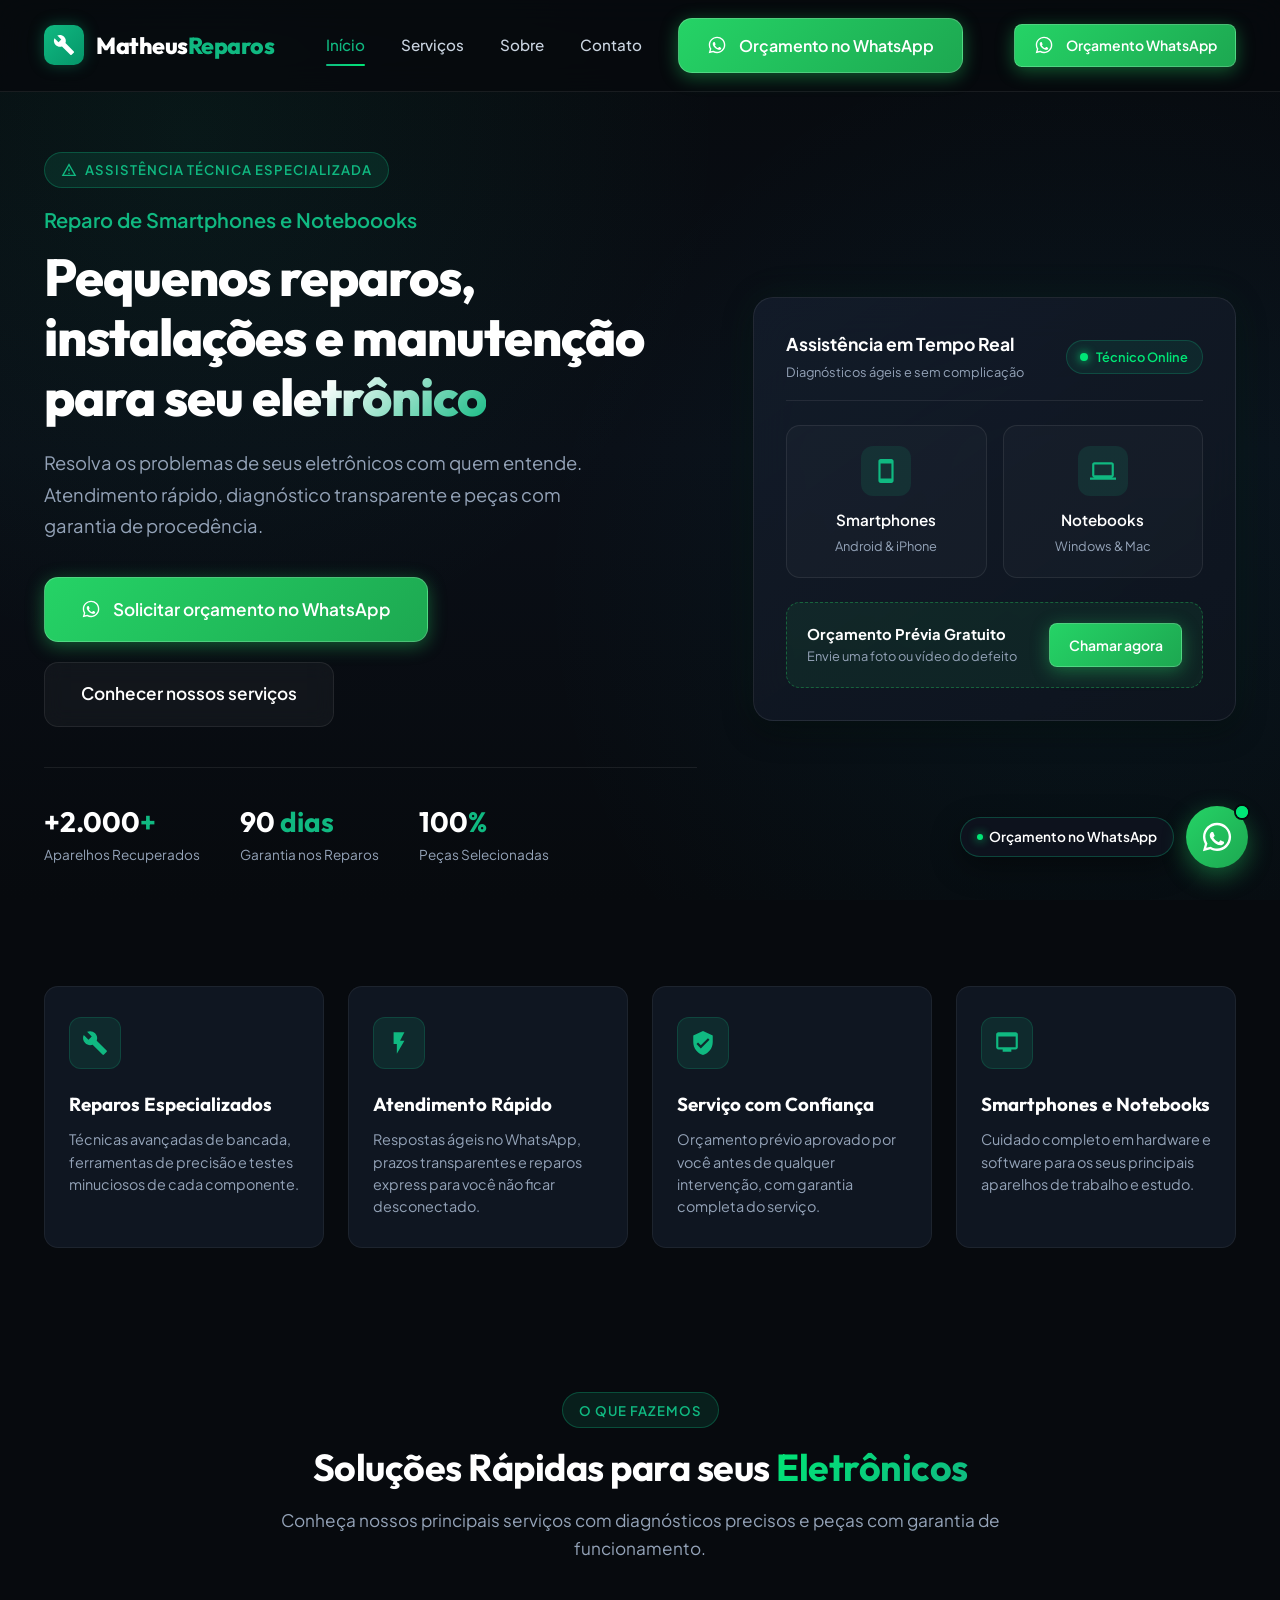
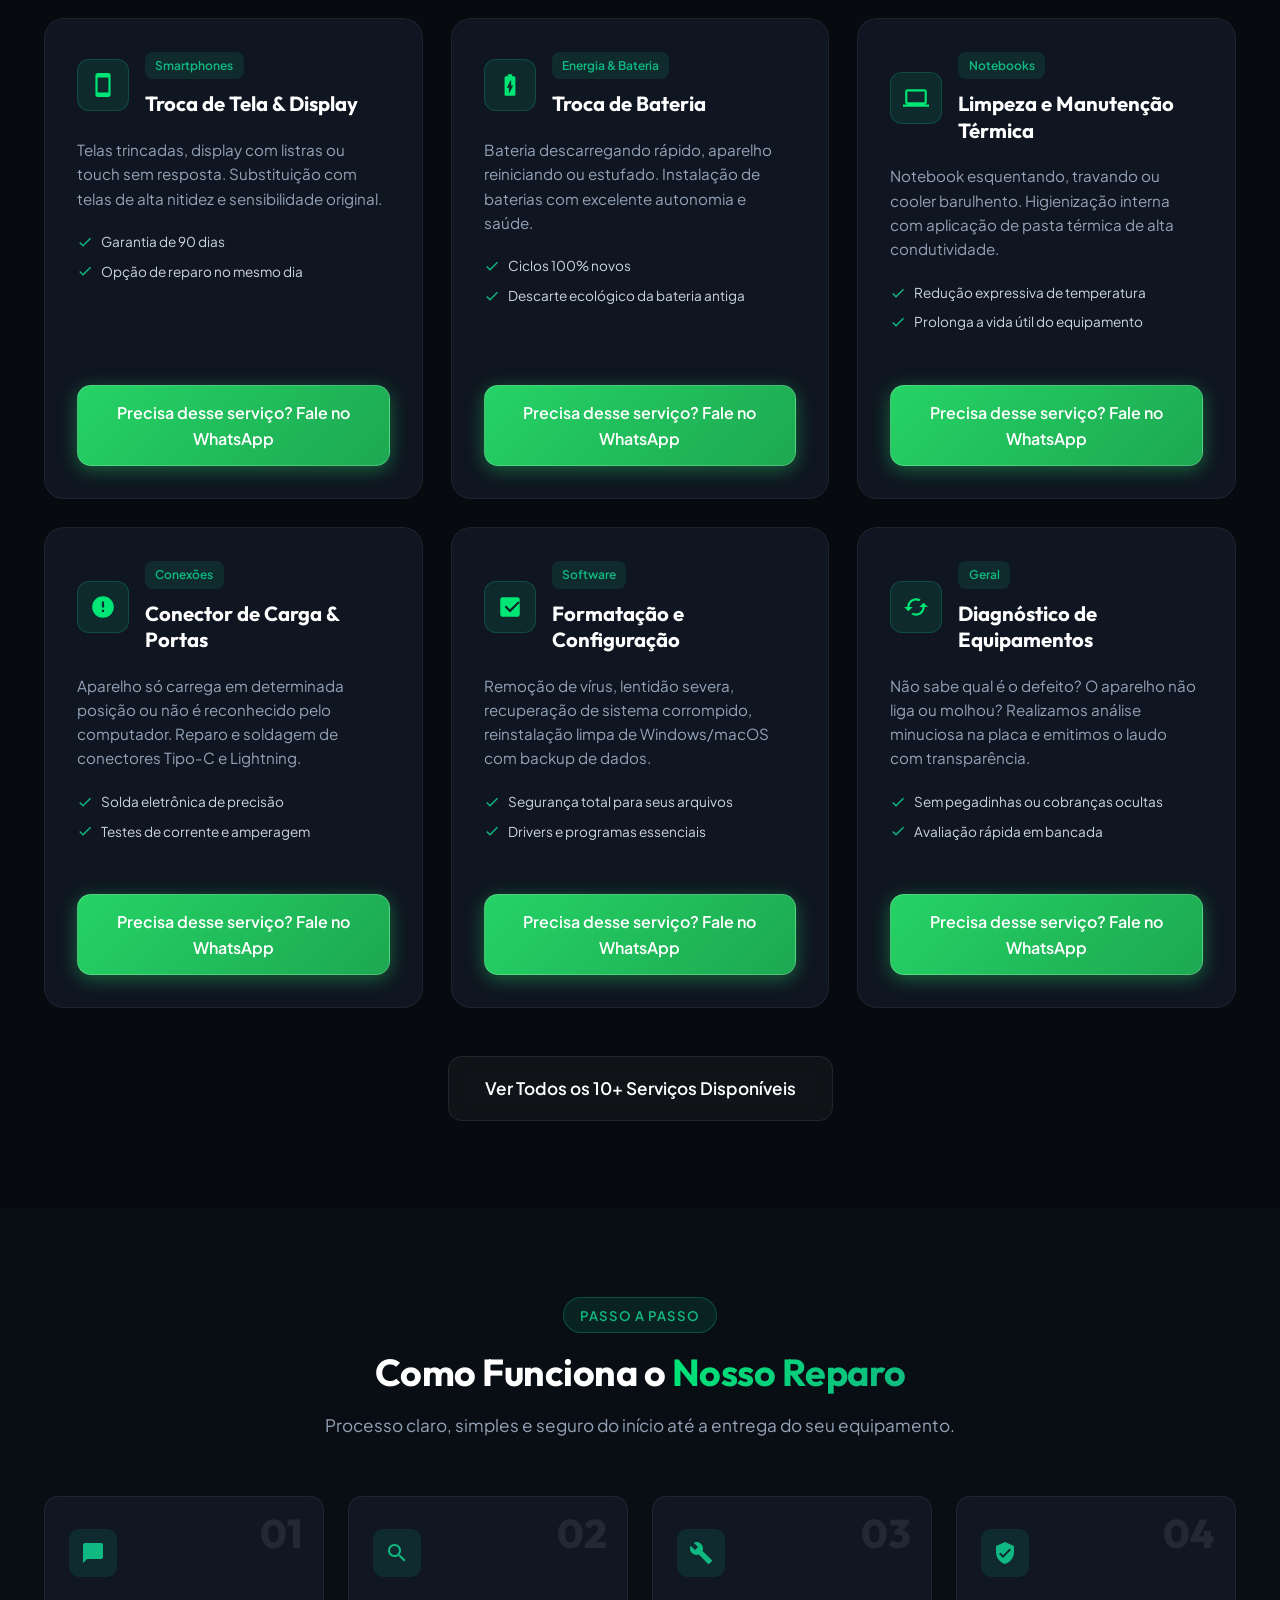
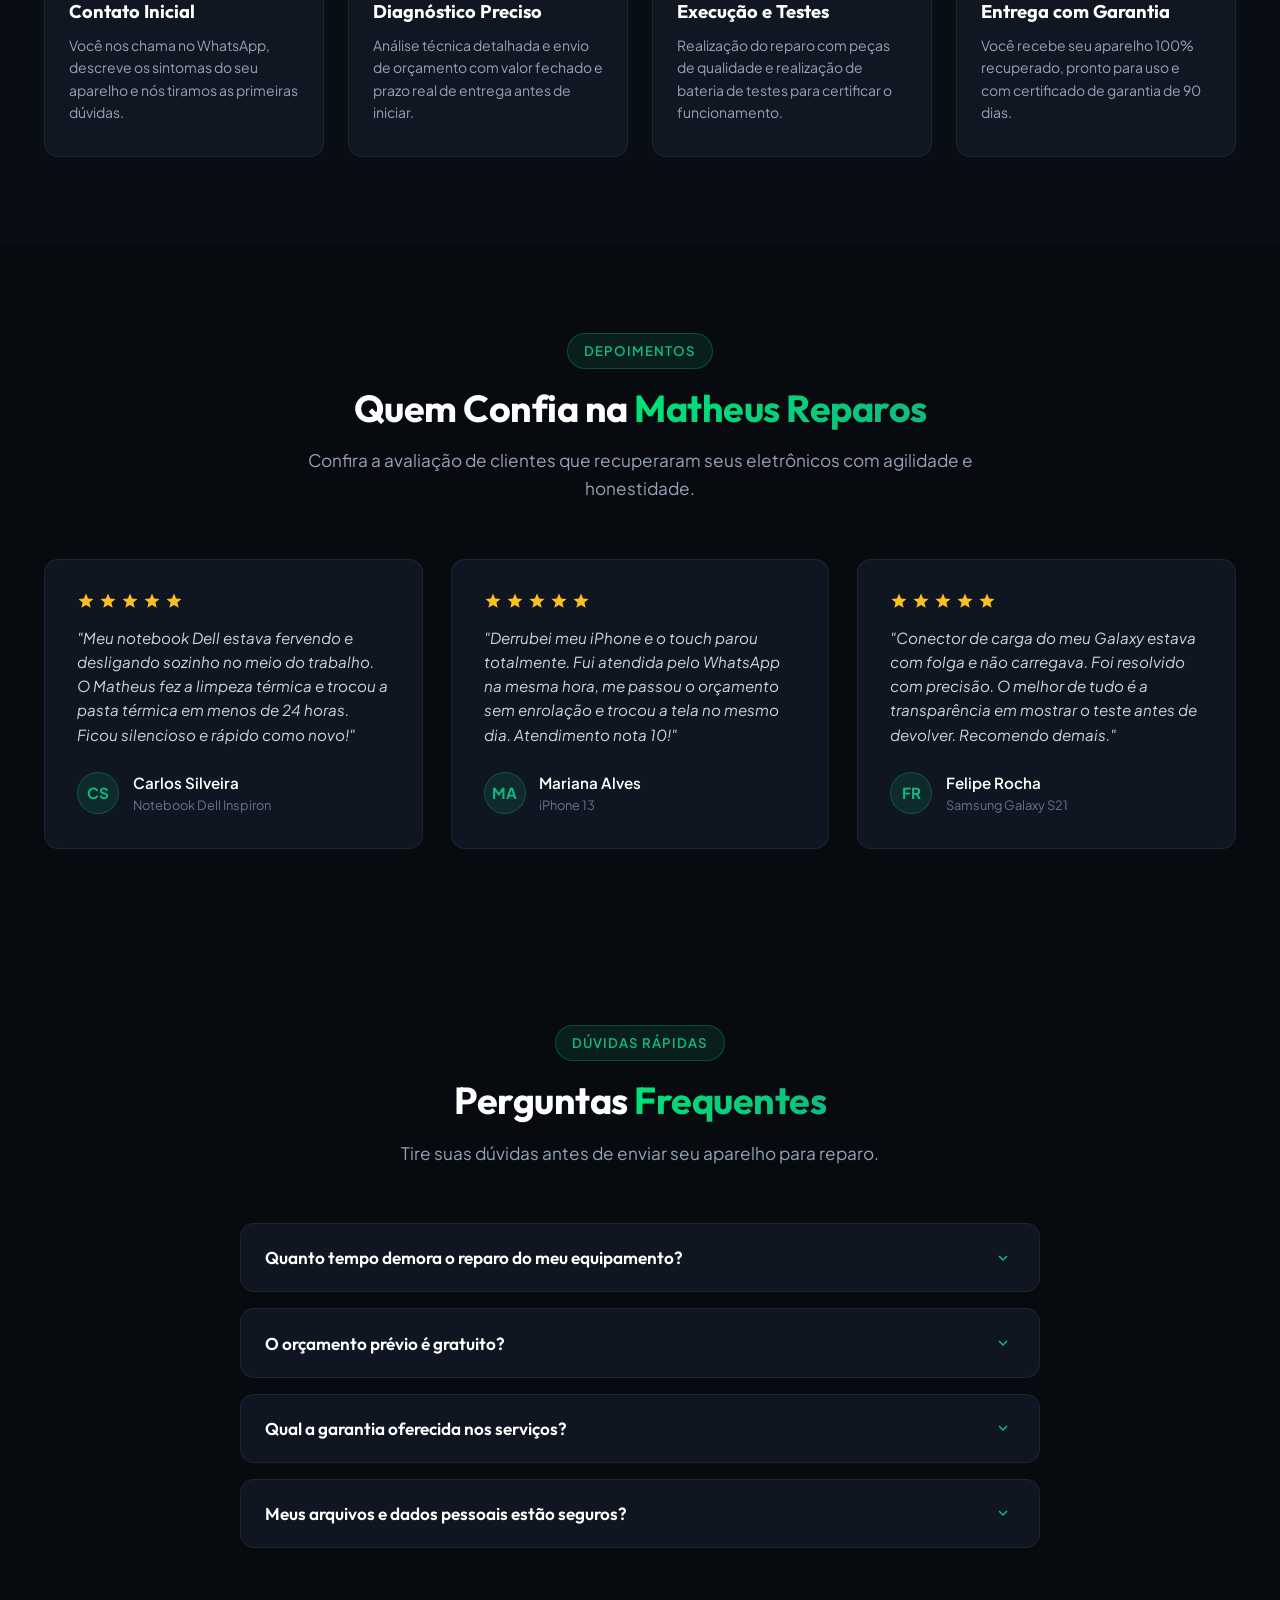
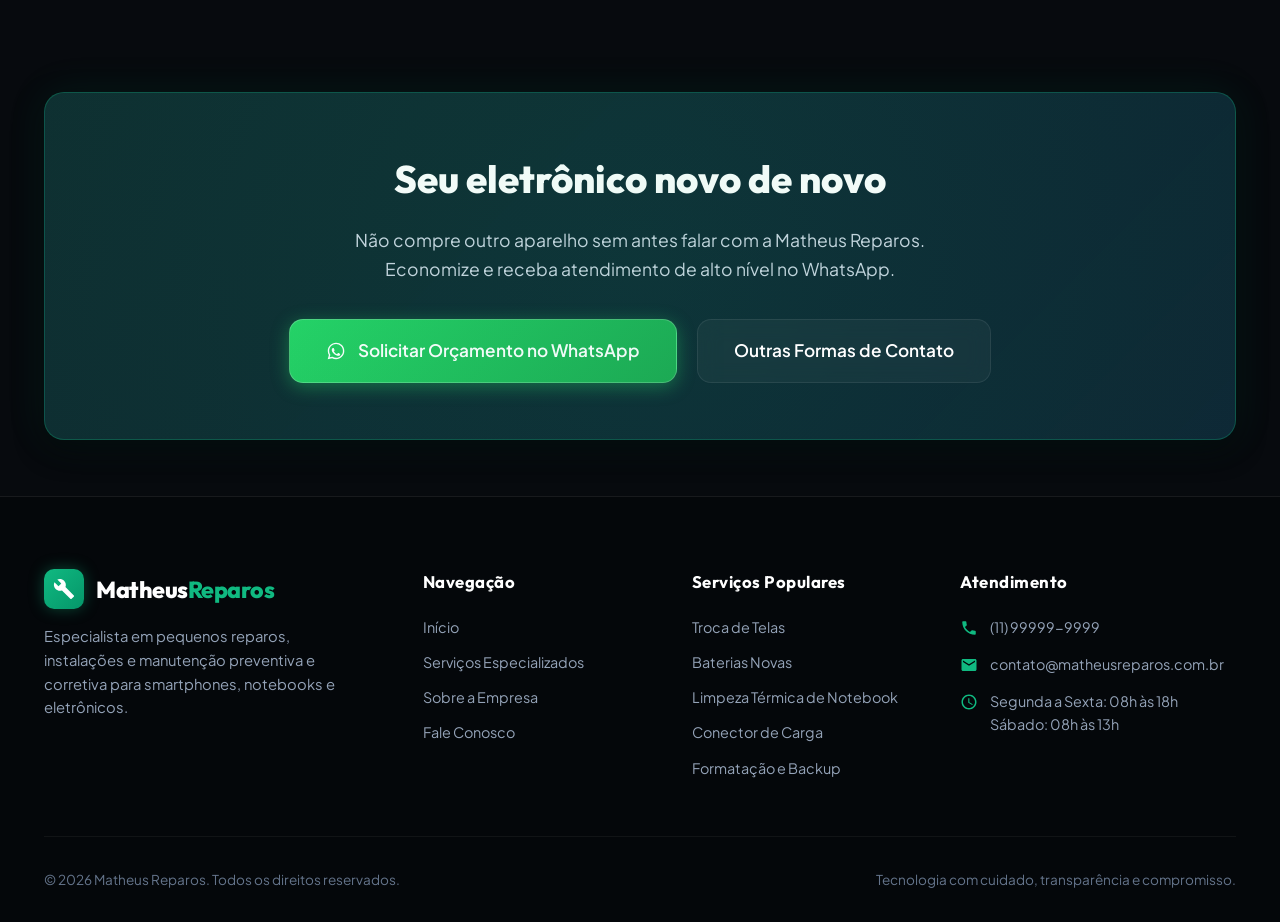
<file: index.html>
<!DOCTYPE html>
<html lang="pt-BR">
<head>
  <meta charset="UTF-8">
  <meta name="viewport" content="width=device-width, initial-scale=1.0">
  <title>Matheus Reparos | Especialista em Smartphones e Notebooks</title>
  <meta name="description" content="Assistência técnica especializada em pequenos reparos, instalações e manutenção para seu eletrônico. Reparo de smartphones, notebooks e mais. Solicite seu orçamento!">
  <meta name="keywords" content="reparo de celular, conserto de notebook, troca de tela, troca de bateria, formatação, assistência técnica">
  
  <!-- CSS Principal -->
  <link rel="stylesheet" href="css/style.css">
  
  <!-- Favicon SVG Embutido -->
  <link rel="icon" type="image/svg+xml" href="data:image/svg+xml,<svg xmlns='http://www.w3.org/2000/svg' viewBox='0 0 24 24' fill='%2310b981'><path d='M22.7 19l-9.1-9.1c.9-2.3.4-5-1.5-6.9-2-2-5-2.4-7.4-1.3L9 6 6 9 1.6 4.7C.4 7.1.9 10.1 2.9 12.1c1.9 1.9 4.6 2.4 6.9 1.5l9.1 9.1c.4.4 1 .4 1.4 0l2.3-2.3c.5-.4.5-1.1.1-1.4z'/></svg>">
</head>
<body>

  <!-- ==========================================================================
       HEADER & NAVEGAÇÃO
       ========================================================================== -->
  <header class="header">
    <div class="container nav-container">
      <a href="index.html" class="logo" title="Matheus Reparos - Página Inicial">
        <div class="logo-icon">
          <svg viewBox="0 0 24 24">
            <path d="M22.7 19l-9.1-9.1c.9-2.3.4-5-1.5-6.9-2-2-5-2.4-7.4-1.3L9 6 6 9 1.6 4.7C.4 7.1.9 10.1 2.9 12.1c1.9 1.9 4.6 2.4 6.9 1.5l9.1 9.1c.4.4 1 .4 1.4 0l2.3-2.3c.5-.4.5-1.1.1-1.4z"/>
          </svg>
        </div>
        <div class="logo-text">Matheus<span>Reparos</span></div>
      </a>

      <nav class="nav-links" id="navLinks">
        <a href="index.html" class="nav-link active">Início</a>
        <a href="servicos.html" class="nav-link">Serviços</a>
        <a href="sobre.html" class="nav-link">Sobre</a>
        <a href="contato.html" class="nav-link">Contato</a>
        <div class="mobile-menu-cta">
          <a href="#" class="btn btn-whatsapp btn-block" data-whatsapp-btn>
            <svg viewBox="0 0 24 24"><path d="M12.04 2c-5.46 0-9.91 4.45-9.91 9.91 0 1.75.46 3.45 1.32 4.95L2.05 22l5.25-1.38c1.45.79 3.08 1.21 4.74 1.21 5.46 0 9.91-4.45 9.91-9.91 0-2.65-1.03-5.14-2.9-7.01A9.816 9.816 0 0 0 12.04 2m.01 1.67c2.2 0 4.26.86 5.82 2.41 1.56 1.56 2.41 3.62 2.41 5.83 0 4.54-3.7 8.24-8.24 8.24-1.48 0-2.93-.4-4.2-1.15l-.3-.18-3.12.82.83-3.04-.2-.31a8.19 8.19 0 0 1-1.26-4.38c0-4.54 3.7-8.24 8.24-8.24m4.52 11.53c-.25-.13-1.47-.72-1.7-.81-.23-.08-.39-.13-.56.13-.17.25-.64.81-.79.97-.14.17-.29.19-.54.06-.25-.13-1.06-.39-2.02-1.24-.74-.66-1.25-1.48-1.39-1.73-.15-.25-.02-.39.11-.51.11-.11.25-.29.37-.43.13-.15.17-.25.25-.42.08-.17.04-.31-.02-.44-.06-.13-.56-1.35-.77-1.85-.2-.49-.41-.42-.56-.43h-.48c-.17 0-.44.06-.67.31-.23.25-.87.85-.87 2.08 0 1.22.89 2.4 1.01 2.57.13.17 1.75 2.68 4.25 3.75.59.26 1.06.41 1.42.52.6.19 1.14.16 1.57.1.48-.07 1.47-.6 1.68-1.18.21-.58.21-1.07.15-1.18-.07-.12-.23-.19-.48-.31z"/></svg>
            Orçamento no WhatsApp
          </a>
        </div>
      </nav>

      <div class="nav-cta">
        <a href="#" class="btn btn-whatsapp btn-sm" data-whatsapp-btn>
          <svg viewBox="0 0 24 24"><path d="M12.04 2c-5.46 0-9.91 4.45-9.91 9.91 0 1.75.46 3.45 1.32 4.95L2.05 22l5.25-1.38c1.45.79 3.08 1.21 4.74 1.21 5.46 0 9.91-4.45 9.91-9.91 0-2.65-1.03-5.14-2.9-7.01A9.816 9.816 0 0 0 12.04 2m.01 1.67c2.2 0 4.26.86 5.82 2.41 1.56 1.56 2.41 3.62 2.41 5.83 0 4.54-3.7 8.24-8.24 8.24-1.48 0-2.93-.4-4.2-1.15l-.3-.18-3.12.82.83-3.04-.2-.31a8.19 8.19 0 0 1-1.26-4.38c0-4.54 3.7-8.24 8.24-8.24m4.52 11.53c-.25-.13-1.47-.72-1.7-.81-.23-.08-.39-.13-.56.13-.17.25-.64.81-.79.97-.14.17-.29.19-.54.06-.25-.13-1.06-.39-2.02-1.24-.74-.66-1.25-1.48-1.39-1.73-.15-.25-.02-.39.11-.51.11-.11.25-.29.37-.43.13-.15.17-.25.25-.42.08-.17.04-.31-.02-.44-.06-.13-.56-1.35-.77-1.85-.2-.49-.41-.42-.56-.43h-.48c-.17 0-.44.06-.67.31-.23.25-.87.85-.87 2.08 0 1.22.89 2.4 1.01 2.57.13.17 1.75 2.68 4.25 3.75.59.26 1.06.41 1.42.52.6.19 1.14.16 1.57.1.48-.07 1.47-.6 1.68-1.18.21-.58.21-1.07.15-1.18-.07-.12-.23-.19-.48-.31z"/></svg>
          Orçamento WhatsApp
        </a>

        <button class="mobile-toggle" id="mobileToggle" aria-label="Abrir menu de navegação">
          <svg viewBox="0 0 24 24"><path d="M3 18h18v-2H3v2zm0-5h18v-2H3v2zm0-7v2h18V6H3z"/></svg>
        </button>
      </div>
    </div>
  </header>

  <main>
    <!-- ==========================================================================
         HERO SECTION
         ========================================================================== -->
    <section class="hero">
      <div class="container hero-grid">
        <div class="hero-content">
          <div class="badge-tag">
            <svg viewBox="0 0 24 24"><path d="M12 2L1 21h22L12 2zm0 3.99L19.53 19H4.47L12 5.99zM11 16h2v2h-2zm0-6h2v4h-2z"/></svg>
            Assistência Técnica Especializada
          </div>

          <p class="hero-tagline">Reparo de Smartphones e Noteboooks</p>

          <h1 class="hero-title">
            Pequenos reparos, instalações e manutenção para seu <span class="gradient-text">eletrônico</span>
          </h1>

          <p class="hero-description">
            Resolva os problemas de seus eletrônicos com quem entende. Atendimento rápido, diagnóstico transparente e peças com garantia de procedência.
          </p>

          <div class="hero-actions">
            <a href="#" class="btn btn-whatsapp btn-lg" data-whatsapp-btn id="heroWaBtn">
              <svg viewBox="0 0 24 24"><path d="M12.04 2c-5.46 0-9.91 4.45-9.91 9.91 0 1.75.46 3.45 1.32 4.95L2.05 22l5.25-1.38c1.45.79 3.08 1.21 4.74 1.21 5.46 0 9.91-4.45 9.91-9.91 0-2.65-1.03-5.14-2.9-7.01A9.816 9.816 0 0 0 12.04 2m.01 1.67c2.2 0 4.26.86 5.82 2.41 1.56 1.56 2.41 3.62 2.41 5.83 0 4.54-3.7 8.24-8.24 8.24-1.48 0-2.93-.4-4.2-1.15l-.3-.18-3.12.82.83-3.04-.2-.31a8.19 8.19 0 0 1-1.26-4.38c0-4.54 3.7-8.24 8.24-8.24m4.52 11.53c-.25-.13-1.47-.72-1.7-.81-.23-.08-.39-.13-.56.13-.17.25-.64.81-.79.97-.14.17-.29.19-.54.06-.25-.13-1.06-.39-2.02-1.24-.74-.66-1.25-1.48-1.39-1.73-.15-.25-.02-.39.11-.51.11-.11.25-.29.37-.43.13-.15.17-.25.25-.42.08-.17.04-.31-.02-.44-.06-.13-.56-1.35-.77-1.85-.2-.49-.41-.42-.56-.43h-.48c-.17 0-.44.06-.67.31-.23.25-.87.85-.87 2.08 0 1.22.89 2.4 1.01 2.57.13.17 1.75 2.68 4.25 3.75.59.26 1.06.41 1.42.52.6.19 1.14.16 1.57.1.48-.07 1.47-.6 1.68-1.18.21-.58.21-1.07.15-1.18-.07-.12-.23-.19-.48-.31z"/></svg>
              Solicitar orçamento no WhatsApp
            </a>

            <a href="servicos.html" class="btn btn-secondary btn-lg">
              Conhecer nossos serviços
            </a>
          </div>

          <div class="hero-stats">
            <div class="stat-item">
              <span class="stat-num">+2.000<span>+</span></span>
              <span class="stat-label">Aparelhos Recuperados</span>
            </div>
            <div class="stat-item">
              <span class="stat-num">90<span> dias</span></span>
              <span class="stat-label">Garantia nos Reparos</span>
            </div>
            <div class="stat-item">
              <span class="stat-num">100<span>%</span></span>
              <span class="stat-label">Peças Selecionadas</span>
            </div>
          </div>
        </div>

        <!-- Visual Tech Card -->
        <div class="hero-visual reveal">
          <div class="hero-glass-card">
            <div class="hero-card-header">
              <div>
                <h3 style="font-size: 1.1rem; font-weight: 700; color: #fff;">Assistência em Tempo Real</h3>
                <span style="font-size: 0.8rem; color: var(--text-muted);">Diagnósticos ágeis e sem complicação</span>
              </div>
              <div class="status-pill">
                <span class="status-indicator"></span>
                Técnico Online
              </div>
            </div>

            <div class="device-showcase-grid">
              <div class="device-box">
                <div class="device-icon-wrap">
                  <svg viewBox="0 0 24 24"><path d="M17 1.01L7 1c-1.1 0-2 .9-2 2v18c0 1.1.9 2 2 2h10c1.1 0 2-.9 2-2V3c0-1.1-.9-1.99-2-1.99zM17 19H7V5h10v14z"/></svg>
                </div>
                <h4>Smartphones</h4>
                <p>Android & iPhone</p>
              </div>

              <div class="device-box">
                <div class="device-icon-wrap">
                  <svg viewBox="0 0 24 24"><path d="M20 18c1.1 0 2-.9 2-2V6c0-1.1-.9-2-2-2H4c-1.1 0-2 .9-2 2v10c0 1.1.9 2 2 2H0v2h24v-2h-4zM4 6h16v10H4V6z"/></svg>
                </div>
                <h4>Notebooks</h4>
                <p>Windows & Mac</p>
              </div>
            </div>

            <div class="hero-quick-cta">
              <div class="quick-cta-info">
                <span class="quick-cta-title">Orçamento Prévia Gratuito</span>
                <span class="quick-cta-sub">Envie uma foto ou vídeo do defeito</span>
              </div>
              <a href="#" class="btn btn-whatsapp btn-sm" data-whatsapp-btn>
                Chamar agora
              </a>
            </div>
          </div>
        </div>
      </div>
    </section>

    <!-- ==========================================================================
         CARDS DE DESTAQUE / DIFERENCIAIS
         ========================================================================== -->
    <section class="section-sm">
      <div class="container">
        <div class="features-grid">
          <!-- Card 1 -->
          <div class="feature-card reveal">
            <div class="feature-icon">
              <svg viewBox="0 0 24 24"><path d="M22.7 19l-9.1-9.1c.9-2.3.4-5-1.5-6.9-2-2-5-2.4-7.4-1.3L9 6 6 9 1.6 4.7C.4 7.1.9 10.1 2.9 12.1c1.9 1.9 4.6 2.4 6.9 1.5l9.1 9.1c.4.4 1 .4 1.4 0l2.3-2.3c.5-.4.5-1.1.1-1.4z"/></svg>
            </div>
            <h3 class="feature-title">Reparos Especializados</h3>
            <p class="feature-desc">Técnicas avançadas de bancada, ferramentas de precisão e testes minuciosos de cada componente.</p>
          </div>

          <!-- Card 2 -->
          <div class="feature-card reveal">
            <div class="feature-icon">
              <svg viewBox="0 0 24 24"><path d="M7 2v11h3v9l7-12h-4l4-8z"/></svg>
            </div>
            <h3 class="feature-title">Atendimento Rápido</h3>
            <p class="feature-desc">Respostas ágeis no WhatsApp, prazos transparentes e reparos express para você não ficar desconectado.</p>
          </div>

          <!-- Card 3 -->
          <div class="feature-card reveal">
            <div class="feature-icon">
              <svg viewBox="0 0 24 24"><path d="M12 1L3 5v6c0 5.55 3.84 10.74 9 12 5.16-1.26 9-6.45 9-12V5l-9-4zm-2 16l-4-4 1.41-1.41L10 14.17l6.59-6.59L18 9l-8 8z"/></svg>
            </div>
            <h3 class="feature-title">Serviço com Confiança</h3>
            <p class="feature-desc">Orçamento prévio aprovado por você antes de qualquer intervenção, com garantia completa do serviço.</p>
          </div>

          <!-- Card 4 -->
          <div class="feature-card reveal">
            <div class="feature-icon">
              <svg viewBox="0 0 24 24"><path d="M4 6h16v10H4zm16-4H4c-1.1 0-2 .9-2 2v12c0 1.1.9 2 2 2h4v2h8v-2h4c1.1 0 2-.9 2-2V4c0-1.1-.9-2-2-2z"/></svg>
            </div>
            <h3 class="feature-title">Smartphones e Notebooks</h3>
            <p class="feature-desc">Cuidado completo em hardware e software para os seus principais aparelhos de trabalho e estudo.</p>
          </div>
        </div>
      </div>
    </section>

    <!-- ==========================================================================
         SERVIÇOS POPULARES
         ========================================================================== -->
    <section class="section">
      <div class="container">
        <div class="section-title-wrap">
          <div class="badge-tag">O que fazemos</div>
          <h2 class="section-title">Soluções Rápidas para seus <span class="highlight">Eletrônicos</span></h2>
          <p class="section-subtitle">Conheça nossos principais serviços com diagnósticos precisos e peças com garantia de funcionamento.</p>
        </div>

        <div class="services-grid">
          <!-- Serviço 1 -->
          <div class="service-card reveal">
            <div class="service-card-top">
              <div class="service-header">
                <div class="service-icon">
                  <svg viewBox="0 0 24 24"><path d="M17 1.01L7 1c-1.1 0-2 .9-2 2v18c0 1.1.9 2 2 2h10c1.1 0 2-.9 2-2V3c0-1.1-.9-1.99-2-1.99zM17 19H7V5h10v14z"/></svg>
                </div>
                <div>
                  <span class="service-badge">Smartphones</span>
                  <h3 class="service-card-title">Troca de Tela & Display</h3>
                </div>
              </div>
              <p class="service-description">Telas trincadas, display com listras ou touch sem resposta. Substituição com telas de alta nitidez e sensibilidade original.</p>
              <div class="service-features">
                <div class="service-feature-item">
                  <svg viewBox="0 0 24 24"><path d="M9 16.17L4.83 12l-1.42 1.41L9 19 21 7l-1.41-1.41z"/></svg>
                  Garantia de 90 dias
                </div>
                <div class="service-feature-item">
                  <svg viewBox="0 0 24 24"><path d="M9 16.17L4.83 12l-1.42 1.41L9 19 21 7l-1.41-1.41z"/></svg>
                  Opção de reparo no mesmo dia
                </div>
              </div>
            </div>
            <a href="#" class="btn btn-whatsapp btn-block" data-whatsapp-service="Troca de Tela de Smartphone">
              Precisa desse serviço? Fale no WhatsApp
            </a>
          </div>

          <!-- Serviço 2 -->
          <div class="service-card reveal">
            <div class="service-card-top">
              <div class="service-header">
                <div class="service-icon">
                  <svg viewBox="0 0 24 24"><path d="M15.67 4H14V2h-4v2H8.33C7.6 4 7 4.6 7 5.33v15.33C7 21.4 7.6 22 8.33 22h7.33c.74 0 1.34-.6 1.34-1.33V5.33C17 4.6 16.4 4 15.67 4zM11 20v-5.5H9L13 7v5.5h2L11 20z"/></svg>
                </div>
                <div>
                  <span class="service-badge">Energia & Bateria</span>
                  <h3 class="service-card-title">Troca de Bateria</h3>
                </div>
              </div>
              <p class="service-description">Bateria descarregando rápido, aparelho reiniciando ou estufado. Instalação de baterias com excelente autonomia e saúde.</p>
              <div class="service-features">
                <div class="service-feature-item">
                  <svg viewBox="0 0 24 24"><path d="M9 16.17L4.83 12l-1.42 1.41L9 19 21 7l-1.41-1.41z"/></svg>
                  Ciclos 100% novos
                </div>
                <div class="service-feature-item">
                  <svg viewBox="0 0 24 24"><path d="M9 16.17L4.83 12l-1.42 1.41L9 19 21 7l-1.41-1.41z"/></svg>
                  Descarte ecológico da bateria antiga
                </div>
              </div>
            </div>
            <a href="#" class="btn btn-whatsapp btn-block" data-whatsapp-service="Troca de Bateria">
              Precisa desse serviço? Fale no WhatsApp
            </a>
          </div>

          <!-- Serviço 3 -->
          <div class="service-card reveal">
            <div class="service-card-top">
              <div class="service-header">
                <div class="service-icon">
                  <svg viewBox="0 0 24 24"><path d="M20 18c1.1 0 2-.9 2-2V6c0-1.1-.9-2-2-2H4c-1.1 0-2 .9-2 2v10c0 1.1.9 2 2 2H0v2h24v-2h-4zM4 6h16v10H4V6z"/></svg>
                </div>
                <div>
                  <span class="service-badge">Notebooks</span>
                  <h3 class="service-card-title">Limpeza e Manutenção Térmica</h3>
                </div>
              </div>
              <p class="service-description">Notebook esquentando, travando ou cooler barulhento. Higienização interna com aplicação de pasta térmica de alta condutividade.</p>
              <div class="service-features">
                <div class="service-feature-item">
                  <svg viewBox="0 0 24 24"><path d="M9 16.17L4.83 12l-1.42 1.41L9 19 21 7l-1.41-1.41z"/></svg>
                  Redução expressiva de temperatura
                </div>
                <div class="service-feature-item">
                  <svg viewBox="0 0 24 24"><path d="M9 16.17L4.83 12l-1.42 1.41L9 19 21 7l-1.41-1.41z"/></svg>
                  Prolonga a vida útil do equipamento
                </div>
              </div>
            </div>
            <a href="#" class="btn btn-whatsapp btn-block" data-whatsapp-service="Limpeza e Manutenção de Notebook">
              Precisa desse serviço? Fale no WhatsApp
            </a>
          </div>

          <!-- Serviço 4 -->
          <div class="service-card reveal">
            <div class="service-card-top">
              <div class="service-header">
                <div class="service-icon">
                  <svg viewBox="0 0 24 24"><path d="M12 2C6.48 2 2 6.48 2 12s4.48 10 10 10 10-4.48 10-10S17.52 2 12 2zm1 14.5h-2v-2h2v2zm0-4h-2V7h2v5.5z"/></svg>
                </div>
                <div>
                  <span class="service-badge">Conexões</span>
                  <h3 class="service-card-title">Conector de Carga & Portas</h3>
                </div>
              </div>
              <p class="service-description">Aparelho só carrega em determinada posição ou não é reconhecido pelo computador. Reparo e soldagem de conectores Tipo-C e Lightning.</p>
              <div class="service-features">
                <div class="service-feature-item">
                  <svg viewBox="0 0 24 24"><path d="M9 16.17L4.83 12l-1.42 1.41L9 19 21 7l-1.41-1.41z"/></svg>
                  Solda eletrônica de precisão
                </div>
                <div class="service-feature-item">
                  <svg viewBox="0 0 24 24"><path d="M9 16.17L4.83 12l-1.42 1.41L9 19 21 7l-1.41-1.41z"/></svg>
                  Testes de corrente e amperagem
                </div>
              </div>
            </div>
            <a href="#" class="btn btn-whatsapp btn-block" data-whatsapp-service="Reparo de Conector de Carga">
              Precisa desse serviço? Fale no WhatsApp
            </a>
          </div>

          <!-- Serviço 5 -->
          <div class="service-card reveal">
            <div class="service-card-top">
              <div class="service-header">
                <div class="service-icon">
                  <svg viewBox="0 0 24 24"><path d="M19 3H5c-1.1 0-2 .9-2 2v14c0 1.1.9 2 2 2h14c1.1 0 2-.9 2-2V5c0-1.1-.9-2-2-2zm-7 14l-5-5 1.41-1.41L12 14.17l7.59-7.59L21 8l-9 9z"/></svg>
                </div>
                <div>
                  <span class="service-badge">Software</span>
                  <h3 class="service-card-title">Formatação e Configuração</h3>
                </div>
              </div>
              <p class="service-description">Remoção de vírus, lentidão severa, recuperação de sistema corrompido, reinstalação limpa de Windows/macOS com backup de dados.</p>
              <div class="service-features">
                <div class="service-feature-item">
                  <svg viewBox="0 0 24 24"><path d="M9 16.17L4.83 12l-1.42 1.41L9 19 21 7l-1.41-1.41z"/></svg>
                  Segurança total para seus arquivos
                </div>
                <div class="service-feature-item">
                  <svg viewBox="0 0 24 24"><path d="M9 16.17L4.83 12l-1.42 1.41L9 19 21 7l-1.41-1.41z"/></svg>
                  Drivers e programas essenciais
                </div>
              </div>
            </div>
            <a href="#" class="btn btn-whatsapp btn-block" data-whatsapp-service="Formatação e Configuração de Software">
              Precisa desse serviço? Fale no WhatsApp
            </a>
          </div>

          <!-- Serviço 6 -->
          <div class="service-card reveal">
            <div class="service-card-top">
              <div class="service-header">
                <div class="service-icon">
                  <svg viewBox="0 0 24 24"><path d="M19 8l-4 4h3c0 3.31-2.69 6-6 6-1.01 0-1.97-.25-2.8-.7l-1.46 1.46C8.97 19.54 10.43 20 12 20c4.42 0 8-3.58 8-8h3l-4-4zM6 12c0-3.31 2.69-6 6-6 1.01 0 1.97.25 2.8.7l1.46-1.46C15.03 4.46 13.57 4 12 4c-4.42 0-8 3.58-8 8H1l4 4 4-4H6z"/></svg>
                </div>
                <div>
                  <span class="service-badge">Geral</span>
                  <h3 class="service-card-title">Diagnóstico de Equipamentos</h3>
                </div>
              </div>
              <p class="service-description">Não sabe qual é o defeito? O aparelho não liga ou molhou? Realizamos análise minuciosa na placa e emitimos o laudo com transparência.</p>
              <div class="service-features">
                <div class="service-feature-item">
                  <svg viewBox="0 0 24 24"><path d="M9 16.17L4.83 12l-1.42 1.41L9 19 21 7l-1.41-1.41z"/></svg>
                  Sem pegadinhas ou cobranças ocultas
                </div>
                <div class="service-feature-item">
                  <svg viewBox="0 0 24 24"><path d="M9 16.17L4.83 12l-1.42 1.41L9 19 21 7l-1.41-1.41z"/></svg>
                  Avaliação rápida em bancada
                </div>
              </div>
            </div>
            <a href="#" class="btn btn-whatsapp btn-block" data-whatsapp-service="Diagnóstico de Equipamento">
              Precisa desse serviço? Fale no WhatsApp
            </a>
          </div>
        </div>

        <div style="text-align: center; margin-top: 3rem;">
          <a href="servicos.html" class="btn btn-secondary btn-lg">
            Ver Todos os 10+ Serviços Disponíveis
          </a>
        </div>
      </div>
    </section>

    <!-- ==========================================================================
         COMO FUNCIONA O ATENDIMENTO
         ========================================================================== -->
    <section class="section" style="background: rgba(14, 20, 30, 0.4);">
      <div class="container">
        <div class="section-title-wrap">
          <div class="badge-tag">Passo a Passo</div>
          <h2 class="section-title">Como Funciona o <span class="highlight">Nosso Reparo</span></h2>
          <p class="section-subtitle">Processo claro, simples e seguro do início até a entrega do seu equipamento.</p>
        </div>

        <div class="steps-grid">
          <!-- Passo 1 -->
          <div class="step-card reveal">
            <span class="step-number">01</span>
            <div class="step-icon-wrap">
              <svg viewBox="0 0 24 24"><path d="M20 2H4c-1.1 0-1.99.9-1.99 2L2 22l4-4h14c1.1 0 2-.9 2-2V4c0-1.1-.9-2-2-2z"/></svg>
            </div>
            <h3 class="step-title">Contato Inicial</h3>
            <p class="step-desc">Você nos chama no WhatsApp, descreve os sintomas do seu aparelho e nós tiramos as primeiras dúvidas.</p>
          </div>

          <!-- Passo 2 -->
          <div class="step-card reveal">
            <span class="step-number">02</span>
            <div class="step-icon-wrap">
              <svg viewBox="0 0 24 24"><path d="M15.5 14h-.79l-.28-.27C15.41 12.59 16 11.11 16 9.5 16 5.91 13.09 3 9.5 3S3 5.91 3 9.5 5.91 16 9.5 16c1.61 0 3.09-.59 4.23-1.57l.27.28v.79l5 4.99L20.49 19l-4.99-5zm-6 0C7.01 14 5 11.99 5 9.5S7.01 5 9.5 5 14 7.01 14 9.5 11.99 14 9.5 14z"/></svg>
            </div>
            <h3 class="step-title">Diagnóstico Preciso</h3>
            <p class="step-desc">Análise técnica detalhada e envio de orçamento com valor fechado e prazo real de entrega antes de iniciar.</p>
          </div>

          <!-- Passo 3 -->
          <div class="step-card reveal">
            <span class="step-number">03</span>
            <div class="step-icon-wrap">
              <svg viewBox="0 0 24 24"><path d="M22.7 19l-9.1-9.1c.9-2.3.4-5-1.5-6.9-2-2-5-2.4-7.4-1.3L9 6 6 9 1.6 4.7C.4 7.1.9 10.1 2.9 12.1c1.9 1.9 4.6 2.4 6.9 1.5l9.1 9.1c.4.4 1 .4 1.4 0l2.3-2.3c.5-.4.5-1.1.1-1.4z"/></svg>
            </div>
            <h3 class="step-title">Execução e Testes</h3>
            <p class="step-desc">Realização do reparo com peças de qualidade e realização de bateria de testes para certificar o funcionamento.</p>
          </div>

          <!-- Passo 4 -->
          <div class="step-card reveal">
            <span class="step-number">04</span>
            <div class="step-icon-wrap">
              <svg viewBox="0 0 24 24"><path d="M12 1L3 5v6c0 5.55 3.84 10.74 9 12 5.16-1.26 9-6.45 9-12V5l-9-4zm-2 16l-4-4 1.41-1.41L10 14.17l6.59-6.59L18 9l-8 8z"/></svg>
            </div>
            <h3 class="step-title">Entrega com Garantia</h3>
            <p class="step-desc">Você recebe seu aparelho 100% recuperado, pronto para uso e com certificado de garantia de 90 dias.</p>
          </div>
        </div>
      </div>
    </section>

    <!-- ==========================================================================
         PROVA SOCIAL / AVALIAÇÕES
         ========================================================================== -->
    <section class="section">
      <div class="container">
        <div class="section-title-wrap">
          <div class="badge-tag">Depoimentos</div>
          <h2 class="section-title">Quem Confia na <span class="highlight">Matheus Reparos</span></h2>
          <p class="section-subtitle">Confira a avaliação de clientes que recuperaram seus eletrônicos com agilidade e honestidade.</p>
        </div>

        <div class="reviews-grid">
          <!-- Depoimento 1 -->
          <div class="review-card reveal">
            <div>
              <div class="review-stars">
                <svg viewBox="0 0 24 24"><path d="M12 17.27L18.18 21l-1.64-7.03L22 9.24l-7.19-.61L12 2 9.19 8.63 2 9.24l5.46 4.73L5.82 21z"/></svg>
                <svg viewBox="0 0 24 24"><path d="M12 17.27L18.18 21l-1.64-7.03L22 9.24l-7.19-.61L12 2 9.19 8.63 2 9.24l5.46 4.73L5.82 21z"/></svg>
                <svg viewBox="0 0 24 24"><path d="M12 17.27L18.18 21l-1.64-7.03L22 9.24l-7.19-.61L12 2 9.19 8.63 2 9.24l5.46 4.73L5.82 21z"/></svg>
                <svg viewBox="0 0 24 24"><path d="M12 17.27L18.18 21l-1.64-7.03L22 9.24l-7.19-.61L12 2 9.19 8.63 2 9.24l5.46 4.73L5.82 21z"/></svg>
                <svg viewBox="0 0 24 24"><path d="M12 17.27L18.18 21l-1.64-7.03L22 9.24l-7.19-.61L12 2 9.19 8.63 2 9.24l5.46 4.73L5.82 21z"/></svg>
              </div>
              <p class="review-text">"Meu notebook Dell estava fervendo e desligando sozinho no meio do trabalho. O Matheus fez a limpeza térmica e trocou a pasta térmica em menos de 24 horas. Ficou silencioso e rápido como novo!"</p>
            </div>
            <div class="review-author">
              <div class="review-avatar">CS</div>
              <div>
                <div class="review-name">Carlos Silveira</div>
                <div class="review-device">Notebook Dell Inspiron</div>
              </div>
            </div>
          </div>

          <!-- Depoimento 2 -->
          <div class="review-card reveal">
            <div>
              <div class="review-stars">
                <svg viewBox="0 0 24 24"><path d="M12 17.27L18.18 21l-1.64-7.03L22 9.24l-7.19-.61L12 2 9.19 8.63 2 9.24l5.46 4.73L5.82 21z"/></svg>
                <svg viewBox="0 0 24 24"><path d="M12 17.27L18.18 21l-1.64-7.03L22 9.24l-7.19-.61L12 2 9.19 8.63 2 9.24l5.46 4.73L5.82 21z"/></svg>
                <svg viewBox="0 0 24 24"><path d="M12 17.27L18.18 21l-1.64-7.03L22 9.24l-7.19-.61L12 2 9.19 8.63 2 9.24l5.46 4.73L5.82 21z"/></svg>
                <svg viewBox="0 0 24 24"><path d="M12 17.27L18.18 21l-1.64-7.03L22 9.24l-7.19-.61L12 2 9.19 8.63 2 9.24l5.46 4.73L5.82 21z"/></svg>
                <svg viewBox="0 0 24 24"><path d="M12 17.27L18.18 21l-1.64-7.03L22 9.24l-7.19-.61L12 2 9.19 8.63 2 9.24l5.46 4.73L5.82 21z"/></svg>
              </div>
              <p class="review-text">"Derrubei meu iPhone e o touch parou totalmente. Fui atendida pelo WhatsApp na mesma hora, me passou o orçamento sem enrolação e trocou a tela no mesmo dia. Atendimento nota 10!"</p>
            </div>
            <div class="review-author">
              <div class="review-avatar">MA</div>
              <div>
                <div class="review-name">Mariana Alves</div>
                <div class="review-device">iPhone 13</div>
              </div>
            </div>
          </div>

          <!-- Depoimento 3 -->
          <div class="review-card reveal">
            <div>
              <div class="review-stars">
                <svg viewBox="0 0 24 24"><path d="M12 17.27L18.18 21l-1.64-7.03L22 9.24l-7.19-.61L12 2 9.19 8.63 2 9.24l5.46 4.73L5.82 21z"/></svg>
                <svg viewBox="0 0 24 24"><path d="M12 17.27L18.18 21l-1.64-7.03L22 9.24l-7.19-.61L12 2 9.19 8.63 2 9.24l5.46 4.73L5.82 21z"/></svg>
                <svg viewBox="0 0 24 24"><path d="M12 17.27L18.18 21l-1.64-7.03L22 9.24l-7.19-.61L12 2 9.19 8.63 2 9.24l5.46 4.73L5.82 21z"/></svg>
                <svg viewBox="0 0 24 24"><path d="M12 17.27L18.18 21l-1.64-7.03L22 9.24l-7.19-.61L12 2 9.19 8.63 2 9.24l5.46 4.73L5.82 21z"/></svg>
                <svg viewBox="0 0 24 24"><path d="M12 17.27L18.18 21l-1.64-7.03L22 9.24l-7.19-.61L12 2 9.19 8.63 2 9.24l5.46 4.73L5.82 21z"/></svg>
              </div>
              <p class="review-text">"Conector de carga do meu Galaxy estava com folga e não carregava. Foi resolvido com precisão. O melhor de tudo é a transparência em mostrar o teste antes de devolver. Recomendo demais."</p>
            </div>
            <div class="review-author">
              <div class="review-avatar">FR</div>
              <div>
                <div class="review-name">Felipe Rocha</div>
                <div class="review-device">Samsung Galaxy S21</div>
              </div>
            </div>
          </div>
        </div>
      </div>
    </section>

    <!-- ==========================================================================
         FAQ (PERGUNTAS FREQUENTES)
         ========================================================================== -->
    <section class="section">
      <div class="container">
        <div class="section-title-wrap">
          <div class="badge-tag">Dúvidas Rápidas</div>
          <h2 class="section-title">Perguntas <span class="highlight">Frequentes</span></h2>
          <p class="section-subtitle">Tire suas dúvidas antes de enviar seu aparelho para reparo.</p>
        </div>

        <div class="faq-wrap">
          <div class="faq-item">
            <button class="faq-question">
              Quanto tempo demora o reparo do meu equipamento?
              <span class="faq-icon">
                <svg viewBox="0 0 24 24"><path d="M7.41 8.59L12 13.17l4.59-4.58L18 10l-6 6-6-6 1.41-1.41z"/></svg>
              </span>
            </button>
            <div class="faq-answer">
              Serviços como troca de tela, substituição de bateria e limpeza preventiva costumam ser concluídos no mesmo dia ou em até 24 horas úteis. Casos de placa ou reparos estruturais são informados com previsão exata no diagnóstico.
            </div>
          </div>

          <div class="faq-item">
            <button class="faq-question">
              O orçamento prévio é gratuito?
              <span class="faq-icon">
                <svg viewBox="0 0 24 24"><path d="M7.41 8.59L12 13.17l4.59-4.58L18 10l-6 6-6-6 1.41-1.41z"/></svg>
              </span>
            </button>
            <div class="faq-answer">
              Sim! Pelo WhatsApp conseguimos fornecer uma prévia de valores baseando-se no modelo e defeito. Para análise em bancada física, você só aprova o serviço se o valor e condições forem satisfatórios para você.
            </div>
          </div>

          <div class="faq-item">
            <button class="faq-question">
              Qual a garantia oferecida nos serviços?
              <span class="faq-icon">
                <svg viewBox="0 0 24 24"><path d="M7.41 8.59L12 13.17l4.59-4.58L18 10l-6 6-6-6 1.41-1.41z"/></svg>
              </span>
            </button>
            <div class="faq-answer">
              Todos os nossos serviços de peças e mão de obra contam com 90 dias de garantia contra qualquer vício de fabricação ou instalação, garantindo total tranquilidade.
            </div>
          </div>

          <div class="faq-item">
            <button class="faq-question">
              Meus arquivos e dados pessoais estão seguros?
              <span class="faq-icon">
                <svg viewBox="0 0 24 24"><path d="M7.41 8.59L12 13.17l4.59-4.58L18 10l-6 6-6-6 1.41-1.41z"/></svg>
              </span>
            </button>
            <div class="faq-answer">
              Tratamos os dados de nossos clientes com rigor absoluto. Em manutenções de hardware seu sistema sequer é acessado, e em formatações orientamos o procedimento de backup integral com total confidencialidade.
            </div>
          </div>
        </div>
      </div>
    </section>

    <!-- ==========================================================================
         BANNER CTA FINAL
         ========================================================================== -->
    <section class="section-sm">
      <div class="container">
        <div class="cta-banner reveal">
          <h2>Seu eletrônico novo de novo</h2>
          <p>Não compre outro aparelho sem antes falar com a Matheus Reparos. Economize e receba atendimento de alto nível no WhatsApp.</p>
          <div class="cta-buttons">
            <a href="#" class="btn btn-whatsapp btn-lg" data-whatsapp-btn>
              <svg viewBox="0 0 24 24"><path d="M12.04 2c-5.46 0-9.91 4.45-9.91 9.91 0 1.75.46 3.45 1.32 4.95L2.05 22l5.25-1.38c1.45.79 3.08 1.21 4.74 1.21 5.46 0 9.91-4.45 9.91-9.91 0-2.65-1.03-5.14-2.9-7.01A9.816 9.816 0 0 0 12.04 2m.01 1.67c2.2 0 4.26.86 5.82 2.41 1.56 1.56 2.41 3.62 2.41 5.83 0 4.54-3.7 8.24-8.24 8.24-1.48 0-2.93-.4-4.2-1.15l-.3-.18-3.12.82.83-3.04-.2-.31a8.19 8.19 0 0 1-1.26-4.38c0-4.54 3.7-8.24 8.24-8.24m4.52 11.53c-.25-.13-1.47-.72-1.7-.81-.23-.08-.39-.13-.56.13-.17.25-.64.81-.79.97-.14.17-.29.19-.54.06-.25-.13-1.06-.39-2.02-1.24-.74-.66-1.25-1.48-1.39-1.73-.15-.25-.02-.39.11-.51.11-.11.25-.29.37-.43.13-.15.17-.25.25-.42.08-.17.04-.31-.02-.44-.06-.13-.56-1.35-.77-1.85-.2-.49-.41-.42-.56-.43h-.48c-.17 0-.44.06-.67.31-.23.25-.87.85-.87 2.08 0 1.22.89 2.4 1.01 2.57.13.17 1.75 2.68 4.25 3.75.59.26 1.06.41 1.42.52.6.19 1.14.16 1.57.1.48-.07 1.47-.6 1.68-1.18.21-.58.21-1.07.15-1.18-.07-.12-.23-.19-.48-.31z"/></svg>
              Solicitar Orçamento no WhatsApp
            </a>
            <a href="contato.html" class="btn btn-secondary btn-lg">
              Outras Formas de Contato
            </a>
          </div>
        </div>
      </div>
    </section>
  </main>

  <!-- ==========================================================================
       FOOTER
       ========================================================================== -->
  <footer class="footer">
    <div class="container">
      <div class="footer-grid">
        <!-- Coluna 1: Marca -->
        <div class="footer-brand">
          <div class="logo">
            <div class="logo-icon">
              <svg viewBox="0 0 24 24"><path d="M22.7 19l-9.1-9.1c.9-2.3.4-5-1.5-6.9-2-2-5-2.4-7.4-1.3L9 6 6 9 1.6 4.7C.4 7.1.9 10.1 2.9 12.1c1.9 1.9 4.6 2.4 6.9 1.5l9.1 9.1c.4.4 1 .4 1.4 0l2.3-2.3c.5-.4.5-1.1.1-1.4z"/></svg>
            </div>
            <div class="logo-text">Matheus<span>Reparos</span></div>
          </div>
          <p>Especialista em pequenos reparos, instalações e manutenção preventiva e corretiva para smartphones, notebooks e eletrônicos.</p>
        </div>

        <!-- Coluna 2: Navegação -->
        <div>
          <h4 class="footer-heading">Navegação</h4>
          <div class="footer-links">
            <a href="index.html" class="footer-link">Início</a>
            <a href="servicos.html" class="footer-link">Serviços Especializados</a>
            <a href="sobre.html" class="footer-link">Sobre a Empresa</a>
            <a href="contato.html" class="footer-link">Fale Conosco</a>
          </div>
        </div>

        <!-- Coluna 3: Principais Serviços -->
        <div>
          <h4 class="footer-heading">Serviços Populares</h4>
          <div class="footer-links">
            <a href="servicos.html" class="footer-link">Troca de Telas</a>
            <a href="servicos.html" class="footer-link">Baterias Novas</a>
            <a href="servicos.html" class="footer-link">Limpeza Térmica de Notebook</a>
            <a href="servicos.html" class="footer-link">Conector de Carga</a>
            <a href="servicos.html" class="footer-link">Formatação e Backup</a>
          </div>
        </div>

        <!-- Coluna 4: Contato & Horários -->
        <div>
          <h4 class="footer-heading">Atendimento</h4>
          <div class="footer-contact-item">
            <svg viewBox="0 0 24 24"><path d="M6.62 10.79c1.44 2.83 3.76 5.14 6.59 6.59l2.2-2.2c.27-.27.67-.36 1.02-.24 1.12.37 2.33.57 3.57.57.55 0 1 .45 1 1V20c0 .55-.45 1-1 1-9.39 0-17-7.61-17-17 0-.55.45-1 1-1h3.5c.55 0 1 .45 1 1 0 1.25.2 2.45.57 3.57.11.35.03.74-.25 1.02l-2.2 2.2z"/></svg>
            <span data-company-phone>(11) 99999-9999</span>
          </div>
          <div class="footer-contact-item">
            <svg viewBox="0 0 24 24"><path d="M20 4H4c-1.1 0-1.99.9-1.99 2L2 18c0 1.1.9 2 2 2h16c1.1 0 2-.9 2-2V6c0-1.1-.9-2-2-2zm0 4l-8 5-8-5V6l8 5 8-5v2z"/></svg>
            <span data-company-email>contato@matheusreparos.com.br</span>
          </div>
          <div class="footer-contact-item">
            <svg viewBox="0 0 24 24"><path d="M11.99 2C6.47 2 2 6.48 2 12s4.47 10 9.99 10C17.52 22 22 17.52 22 12S17.52 2 11.99 2zM12 20c-4.42 0-8-3.58-8-8s3.58-8 8-8 8 3.58 8 8-3.58 8-8 8zm.5-13H11v6l5.25 3.15.75-1.23-4.5-2.67z"/></svg>
            <div>
              <div data-company-hours-week>Segunda a Sexta: 08h às 18h</div>
              <div data-company-hours-sat>Sábado: 08h às 13h</div>
            </div>
          </div>
        </div>
      </div>

      <div class="footer-bottom">
        <div>&copy; <span id="year">2026</span> Matheus Reparos. Todos os direitos reservados.</div>
        <div>Tecnologia com cuidado, transparência e compromisso.</div>
      </div>
    </div>
  </footer>

  <!-- ==========================================================================
       WHATSAPP FLOATING BUTTON
       ========================================================================== -->
  <div class="wa-float-wrap">
    <div class="wa-tooltip">
      <span class="status-indicator" style="width: 6px; height: 6px;"></span>
      Orçamento no WhatsApp
    </div>
    <a href="#" class="wa-float-btn" id="waFloatBtn" title="Falar no WhatsApp com Matheus Reparos" aria-label="Falar no WhatsApp com Matheus Reparos">
      <span class="wa-badge-pulse"></span>
      <svg viewBox="0 0 24 24"><path d="M12.04 2c-5.46 0-9.91 4.45-9.91 9.91 0 1.75.46 3.45 1.32 4.95L2.05 22l5.25-1.38c1.45.79 3.08 1.21 4.74 1.21 5.46 0 9.91-4.45 9.91-9.91 0-2.65-1.03-5.14-2.9-7.01A9.816 9.816 0 0 0 12.04 2m.01 1.67c2.2 0 4.26.86 5.82 2.41 1.56 1.56 2.41 3.62 2.41 5.83 0 4.54-3.7 8.24-8.24 8.24-1.48 0-2.93-.4-4.2-1.15l-.3-.18-3.12.82.83-3.04-.2-.31a8.19 8.19 0 0 1-1.26-4.38c0-4.54 3.7-8.24 8.24-8.24m4.52 11.53c-.25-.13-1.47-.72-1.7-.81-.23-.08-.39-.13-.56.13-.17.25-.64.81-.79.97-.14.17-.29.19-.54.06-.25-.13-1.06-.39-2.02-1.24-.74-.66-1.25-1.48-1.39-1.73-.15-.25-.02-.39.11-.51.11-.11.25-.29.37-.43.13-.15.17-.25.25-.42.08-.17.04-.31-.02-.44-.06-.13-.56-1.35-.77-1.85-.2-.49-.41-.42-.56-.43h-.48c-.17 0-.44.06-.67.31-.23.25-.87.85-.87 2.08 0 1.22.89 2.4 1.01 2.57.13.17 1.75 2.68 4.25 3.75.59.26 1.06.41 1.42.52.6.19 1.14.16 1.57.1.48-.07 1.47-.6 1.68-1.18.21-.58.21-1.07.15-1.18-.07-.12-.23-.19-.48-.31z"/></svg>
    </a>
  </div>

  <!-- Scripts -->
  <script src="js/script.js"></script>
</body>
</html>
</file>
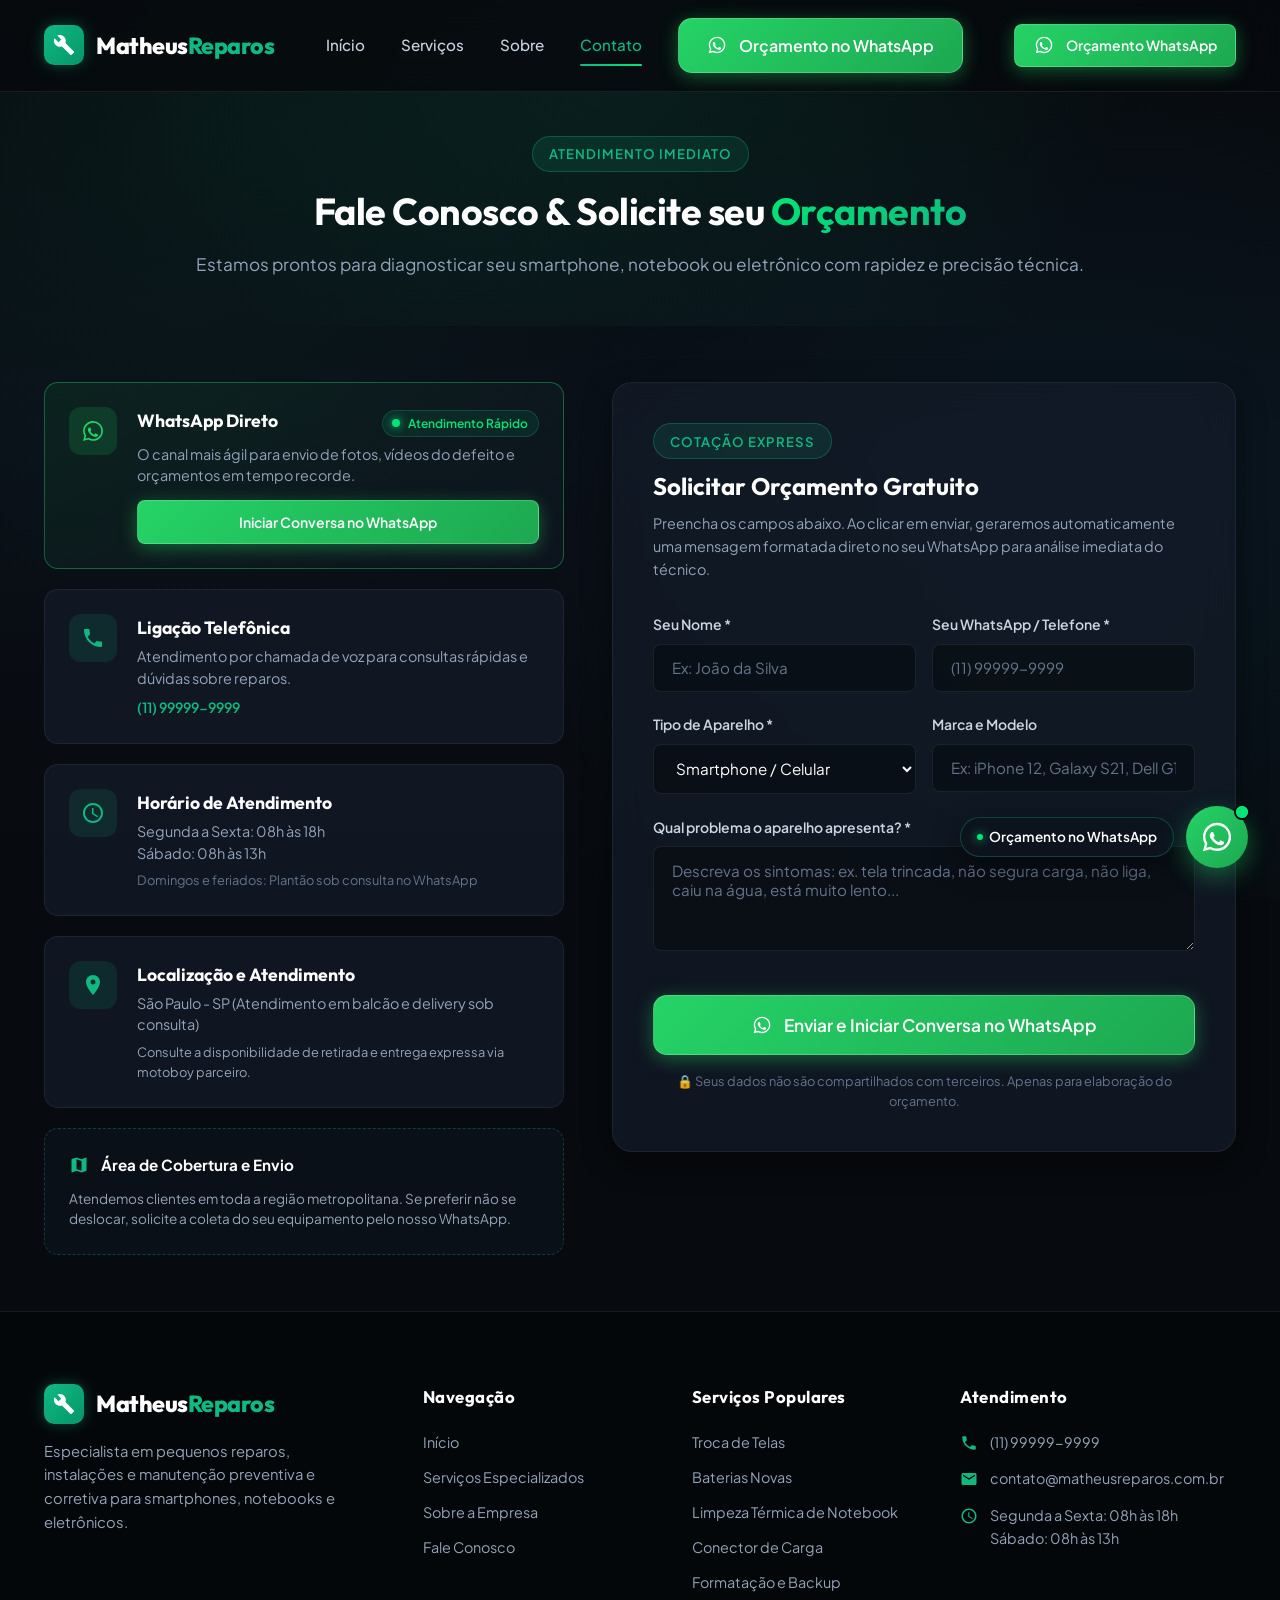
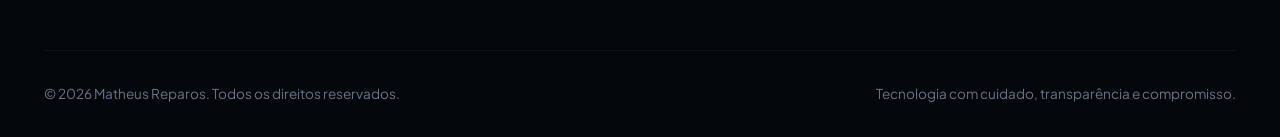
<file: contato.html>
<!DOCTYPE html>
<html lang="pt-BR">
<head>
  <meta charset="UTF-8">
  <meta name="viewport" content="width=device-width, initial-scale=1.0">
  <title>Contato e Orçamento | Matheus Reparos</title>
  <meta name="description" content="Entre em contato com a Matheus Reparos. WhatsApp direto com o técnico, orçamento prévio gratuito, horários de atendimento e localização.">
  <meta name="keywords" content="contato matheus reparos, whatsapp assistencia tecnica, orcamento conserto celular, endereco assistencia tecnica">
  
  <link rel="stylesheet" href="css/style.css">
  <link rel="icon" type="image/svg+xml" href="data:image/svg+xml,<svg xmlns='http://www.w3.org/2000/svg' viewBox='0 0 24 24' fill='%2310b981'><path d='M22.7 19l-9.1-9.1c.9-2.3.4-5-1.5-6.9-2-2-5-2.4-7.4-1.3L9 6 6 9 1.6 4.7C.4 7.1.9 10.1 2.9 12.1c1.9 1.9 4.6 2.4 6.9 1.5l9.1 9.1c.4.4 1 .4 1.4 0l2.3-2.3c.5-.4.5-1.1.1-1.4z'/></svg>">
</head>
<body>

  <!-- HEADER -->
  <header class="header">
    <div class="container nav-container">
      <a href="index.html" class="logo" title="Matheus Reparos">
        <div class="logo-icon">
          <svg viewBox="0 0 24 24">
            <path d="M22.7 19l-9.1-9.1c.9-2.3.4-5-1.5-6.9-2-2-5-2.4-7.4-1.3L9 6 6 9 1.6 4.7C.4 7.1.9 10.1 2.9 12.1c1.9 1.9 4.6 2.4 6.9 1.5l9.1 9.1c.4.4 1 .4 1.4 0l2.3-2.3c.5-.4.5-1.1.1-1.4z"/>
          </svg>
        </div>
        <div class="logo-text">Matheus<span>Reparos</span></div>
      </a>

      <nav class="nav-links" id="navLinks">
        <a href="index.html" class="nav-link">Início</a>
        <a href="servicos.html" class="nav-link">Serviços</a>
        <a href="sobre.html" class="nav-link">Sobre</a>
        <a href="contato.html" class="nav-link active">Contato</a>
        <div class="mobile-menu-cta">
          <a href="#" class="btn btn-whatsapp btn-block" data-whatsapp-btn>
            <svg viewBox="0 0 24 24"><path d="M12.04 2c-5.46 0-9.91 4.45-9.91 9.91 0 1.75.46 3.45 1.32 4.95L2.05 22l5.25-1.38c1.45.79 3.08 1.21 4.74 1.21 5.46 0 9.91-4.45 9.91-9.91 0-2.65-1.03-5.14-2.9-7.01A9.816 9.816 0 0 0 12.04 2m.01 1.67c2.2 0 4.26.86 5.82 2.41 1.56 1.56 2.41 3.62 2.41 5.83 0 4.54-3.7 8.24-8.24 8.24-1.48 0-2.93-.4-4.2-1.15l-.3-.18-3.12.82.83-3.04-.2-.31a8.19 8.19 0 0 1-1.26-4.38c0-4.54 3.7-8.24 8.24-8.24m4.52 11.53c-.25-.13-1.47-.72-1.7-.81-.23-.08-.39-.13-.56.13-.17.25-.64.81-.79.97-.14.17-.29.19-.54.06-.25-.13-1.06-.39-2.02-1.24-.74-.66-1.25-1.48-1.39-1.73-.15-.25-.02-.39.11-.51.11-.11.25-.29.37-.43.13-.15.17-.25.25-.42.08-.17.04-.31-.02-.44-.06-.13-.56-1.35-.77-1.85-.2-.49-.41-.42-.56-.43h-.48c-.17 0-.44.06-.67.31-.23.25-.87.85-.87 2.08 0 1.22.89 2.4 1.01 2.57.13.17 1.75 2.68 4.25 3.75.59.26 1.06.41 1.42.52.6.19 1.14.16 1.57.1.48-.07 1.47-.6 1.68-1.18.21-.58.21-1.07.15-1.18-.07-.12-.23-.19-.48-.31z"/></svg>
            Orçamento no WhatsApp
          </a>
        </div>
      </nav>

      <div class="nav-cta">
        <a href="#" class="btn btn-whatsapp btn-sm" data-whatsapp-btn>
          <svg viewBox="0 0 24 24"><path d="M12.04 2c-5.46 0-9.91 4.45-9.91 9.91 0 1.75.46 3.45 1.32 4.95L2.05 22l5.25-1.38c1.45.79 3.08 1.21 4.74 1.21 5.46 0 9.91-4.45 9.91-9.91 0-2.65-1.03-5.14-2.9-7.01A9.816 9.816 0 0 0 12.04 2m.01 1.67c2.2 0 4.26.86 5.82 2.41 1.56 1.56 2.41 3.62 2.41 5.83 0 4.54-3.7 8.24-8.24 8.24-1.48 0-2.93-.4-4.2-1.15l-.3-.18-3.12.82.83-3.04-.2-.31a8.19 8.19 0 0 1-1.26-4.38c0-4.54 3.7-8.24 8.24-8.24m4.52 11.53c-.25-.13-1.47-.72-1.7-.81-.23-.08-.39-.13-.56.13-.17.25-.64.81-.79.97-.14.17-.29.19-.54.06-.25-.13-1.06-.39-2.02-1.24-.74-.66-1.25-1.48-1.39-1.73-.15-.25-.02-.39.11-.51.11-.11.25-.29.37-.43.13-.15.17-.25.25-.42.08-.17.04-.31-.02-.44-.06-.13-.56-1.35-.77-1.85-.2-.49-.41-.42-.56-.43h-.48c-.17 0-.44.06-.67.31-.23.25-.87.85-.87 2.08 0 1.22.89 2.4 1.01 2.57.13.17 1.75 2.68 4.25 3.75.59.26 1.06.41 1.42.52.6.19 1.14.16 1.57.1.48-.07 1.47-.6 1.68-1.18.21-.58.21-1.07.15-1.18-.07-.12-.23-.19-.48-.31z"/></svg>
          Orçamento WhatsApp
        </a>

        <button class="mobile-toggle" id="mobileToggle" aria-label="Abrir menu">
          <svg viewBox="0 0 24 24"><path d="M3 18h18v-2H3v2zm0-5h18v-2H3v2zm0-7v2h18V6H3z"/></svg>
        </button>
      </div>
    </div>
  </header>

  <main>
    <!-- PAGE HEADER -->
    <section class="page-header">
      <div class="container">
        <div class="badge-tag">Atendimento Imediato</div>
        <h1 class="section-title">Fale Conosco & Solicite seu <span class="highlight">Orçamento</span></h1>
        <p class="section-subtitle">Estamos prontos para diagnosticar seu smartphone, notebook ou eletrônico com rapidez e precisão técnica.</p>
      </div>
    </section>

    <!-- GRID DE CONTATO E FORMULÁRIO -->
    <section class="section-sm">
      <div class="container">
        <div class="contact-grid">
          
          <!-- COLUNA ESQUERDA: DADOS DE CONTATO & WHATSAPP EM DESTAQUE -->
          <div class="contact-info-cards reveal">
            
            <!-- WhatsApp em Super Destaque -->
            <div class="contact-info-card" style="border-color: rgba(37, 211, 102, 0.4); background: linear-gradient(145deg, rgba(37, 211, 102, 0.08) 0%, rgba(14, 20, 30, 0.95) 100%);">
              <div class="contact-info-icon wa">
                <svg viewBox="0 0 24 24"><path d="M12.04 2c-5.46 0-9.91 4.45-9.91 9.91 0 1.75.46 3.45 1.32 4.95L2.05 22l5.25-1.38c1.45.79 3.08 1.21 4.74 1.21 5.46 0 9.91-4.45 9.91-9.91 0-2.65-1.03-5.14-2.9-7.01A9.816 9.816 0 0 0 12.04 2m.01 1.67c2.2 0 4.26.86 5.82 2.41 1.56 1.56 2.41 3.62 2.41 5.83 0 4.54-3.7 8.24-8.24 8.24-1.48 0-2.93-.4-4.2-1.15l-.3-.18-3.12.82.83-3.04-.2-.31a8.19 8.19 0 0 1-1.26-4.38c0-4.54 3.7-8.24 8.24-8.24m4.52 11.53c-.25-.13-1.47-.72-1.7-.81-.23-.08-.39-.13-.56.13-.17.25-.64.81-.79.97-.14.17-.29.19-.54.06-.25-.13-1.06-.39-2.02-1.24-.74-.66-1.25-1.48-1.39-1.73-.15-.25-.02-.39.11-.51.11-.11.25-.29.37-.43.13-.15.17-.25.25-.42.08-.17.04-.31-.02-.44-.06-.13-.56-1.35-.77-1.85-.2-.49-.41-.42-.56-.43h-.48c-.17 0-.44.06-.67.31-.23.25-.87.85-.87 2.08 0 1.22.89 2.4 1.01 2.57.13.17 1.75 2.68 4.25 3.75.59.26 1.06.41 1.42.52.6.19 1.14.16 1.57.1.48-.07 1.47-.6 1.68-1.18.21-.58.21-1.07.15-1.18-.07-.12-.23-.19-.48-.31z"/></svg>
              </div>
              <div class="contact-info-details" style="width: 100%;">
                <div style="display: flex; align-items: center; justify-content: space-between; margin-bottom: 0.25rem;">
                  <h3>WhatsApp Direto</h3>
                  <span class="status-pill" style="font-size: 0.75rem; padding: 0.2rem 0.6rem;">
                    <span class="status-indicator"></span> Atendimento Rápido
                  </span>
                </div>
                <p>O canal mais ágil para envio de fotos, vídeos do defeito e orçamentos em tempo recorde.</p>
                <div style="margin-top: 0.85rem;">
                  <a href="#" class="btn btn-whatsapp btn-sm btn-block" data-whatsapp-btn>
                    Iniciar Conversa no WhatsApp
                  </a>
                </div>
              </div>
            </div>

            <!-- Telefone de Contato -->
            <div class="contact-info-card">
              <div class="contact-info-icon">
                <svg viewBox="0 0 24 24"><path d="M6.62 10.79c1.44 2.83 3.76 5.14 6.59 6.59l2.2-2.2c.27-.27.67-.36 1.02-.24 1.12.37 2.33.57 3.57.57.55 0 1 .45 1 1V20c0 .55-.45 1-1 1-9.39 0-17-7.61-17-17 0-.55.45-1 1-1h3.5c.55 0 1 .45 1 1 0 1.25.2 2.45.57 3.57.11.35.03.74-.25 1.02l-2.2 2.2z"/></svg>
              </div>
              <div class="contact-info-details">
                <h3>Ligação Telefônica</h3>
                <p>Atendimento por chamada de voz para consultas rápidas e dúvidas sobre reparos.</p>
                <a href="tel:5511999999999" class="action-link" data-company-phone>(11) 99999-9999</a>
              </div>
            </div>

            <!-- Horário de Funcionamento -->
            <div class="contact-info-card">
              <div class="contact-info-icon">
                <svg viewBox="0 0 24 24"><path d="M11.99 2C6.47 2 2 6.48 2 12s4.47 10 9.99 10C17.52 22 22 17.52 22 12S17.52 2 11.99 2zM12 20c-4.42 0-8-3.58-8-8s3.58-8 8-8 8 3.58 8 8-3.58 8-8 8zm.5-13H11v6l5.25 3.15.75-1.23-4.5-2.67z"/></svg>
              </div>
              <div class="contact-info-details">
                <h3>Horário de Atendimento</h3>
                <p data-company-hours-week>Segunda a Sexta: 08h às 18h</p>
                <p data-company-hours-sat>Sábado: 08h às 13h</p>
                <span style="font-size: 0.8rem; color: var(--text-dim); margin-top: 0.35rem; display: block;">Domingos e feriados: Plantão sob consulta no WhatsApp</span>
              </div>
            </div>

            <!-- Endereço e Cobertura -->
            <div class="contact-info-card">
              <div class="contact-info-icon">
                <svg viewBox="0 0 24 24"><path d="M12 2C8.13 2 5 5.13 5 9c0 5.25 7 13 7 13s7-7.75 7-13c0-3.87-3.13-7-7-7zm0 9.5c-1.38 0-2.5-1.12-2.5-2.5s1.12-2.5 2.5-2.5 2.5 1.12 2.5 2.5-1.12 2.5-2.5 2.5z"/></svg>
              </div>
              <div class="contact-info-details">
                <h3>Localização e Atendimento</h3>
                <p data-company-location>São Paulo - SP (Atendimento em balcão e delivery sob consulta)</p>
                <span style="font-size: 0.8rem; color: var(--text-muted); margin-top: 0.35rem; display: block;">Consulte a disponibilidade de retirada e entrega expressa via motoboy parceiro.</span>
              </div>
            </div>

            <!-- Card Visual de Localização / Mapa Tech -->
            <div class="contact-info-card" style="flex-direction: column; gap: 0.75rem; background: rgba(14, 20, 30, 0.6); border: 1px dashed var(--border-glow);">
              <div style="display: flex; align-items: center; gap: 0.75rem;">
                <svg viewBox="0 0 24 24" style="width: 20px; height: 20px; fill: var(--primary);"><path d="M20.5 3l-.16.03L15 5.1 9 3 3.36 4.9c-.21.07-.36.25-.36.48V20.5c0 .28.22.5.5.5l.16-.03L9 18.9l6 2.1 5.64-1.9c.21-.07.36-.25.36-.48V3.5c0-.28-.22-.5-.5-.5zM15 19l-6-2.11V5l6 2.11V19z"/></svg>
                <h4 style="font-size: 0.95rem; color: #fff;">Área de Cobertura e Envio</h4>
              </div>
              <p style="font-size: 0.85rem; color: var(--text-muted); line-height: 1.5;">
                Atendemos clientes em toda a região metropolitana. Se preferir não se deslocar, solicite a coleta do seu equipamento pelo nosso WhatsApp.
              </p>
            </div>

          </div>

          <!-- COLUNA DIREITA: FORMULÁRIO VISUAL INTELIGENTE DE ORÇAMENTO -->
          <div class="contact-form-box reveal">
            <div class="contact-form-header">
              <div class="badge-tag" style="margin-bottom: 0.5rem;">Cotação Express</div>
              <h3>Solicitar Orçamento Gratuito</h3>
              <p>Preencha os campos abaixo. Ao clicar em enviar, geraremos automaticamente uma mensagem formatada direto no seu WhatsApp para análise imediata do técnico.</p>
            </div>

            <form id="quoteForm">
              <div class="form-row">
                <div class="form-group">
                  <label for="formName">Seu Nome *</label>
                  <input type="text" id="formName" class="form-control" placeholder="Ex: João da Silva" required>
                </div>

                <div class="form-group">
                  <label for="formPhone">Seu WhatsApp / Telefone *</label>
                  <input type="tel" id="formPhone" class="form-control" placeholder="(11) 99999-9999" required>
                </div>
              </div>

              <div class="form-row">
                <div class="form-group">
                  <label for="formDeviceType">Tipo de Aparelho *</label>
                  <select id="formDeviceType" class="form-control" required>
                    <option value="Smartphone">Smartphone / Celular</option>
                    <option value="Notebook">Notebook / Laptop</option>
                    <option value="Tablet">Tablet / iPad</option>
                    <option value="Computador Desktop">Computador Desktop</option>
                    <option value="Outro Eletrônico">Outro Eletrônico</option>
                  </select>
                </div>

                <div class="form-group">
                  <label for="formDeviceModel">Marca e Modelo</label>
                  <input type="text" id="formDeviceModel" class="form-control" placeholder="Ex: iPhone 12, Galaxy S21, Dell G15...">
                </div>
              </div>

              <div class="form-group">
                <label for="formIssue">Qual problema o aparelho apresenta? *</label>
                <textarea id="formIssue" class="form-control" rows="4" placeholder="Descreva os sintomas: ex. tela trincada, não segura carga, não liga, caiu na água, está muito lento..." required></textarea>
              </div>

              <button type="submit" class="btn btn-whatsapp btn-lg btn-block" style="margin-top: 1rem;">
                <svg viewBox="0 0 24 24"><path d="M12.04 2c-5.46 0-9.91 4.45-9.91 9.91 0 1.75.46 3.45 1.32 4.95L2.05 22l5.25-1.38c1.45.79 3.08 1.21 4.74 1.21 5.46 0 9.91-4.45 9.91-9.91 0-2.65-1.03-5.14-2.9-7.01A9.816 9.816 0 0 0 12.04 2m.01 1.67c2.2 0 4.26.86 5.82 2.41 1.56 1.56 2.41 3.62 2.41 5.83 0 4.54-3.7 8.24-8.24 8.24-1.48 0-2.93-.4-4.2-1.15l-.3-.18-3.12.82.83-3.04-.2-.31a8.19 8.19 0 0 1-1.26-4.38c0-4.54 3.7-8.24 8.24-8.24m4.52 11.53c-.25-.13-1.47-.72-1.7-.81-.23-.08-.39-.13-.56.13-.17.25-.64.81-.79.97-.14.17-.29.19-.54.06-.25-.13-1.06-.39-2.02-1.24-.74-.66-1.25-1.48-1.39-1.73-.15-.25-.02-.39.11-.51.11-.11.25-.29.37-.43.13-.15.17-.25.25-.42.08-.17.04-.31-.02-.44-.06-.13-.56-1.35-.77-1.85-.2-.49-.41-.42-.56-.43h-.48c-.17 0-.44.06-.67.31-.23.25-.87.85-.87 2.08 0 1.22.89 2.4 1.01 2.57.13.17 1.75 2.68 4.25 3.75.59.26 1.06.41 1.42.52.6.19 1.14.16 1.57.1.48-.07 1.47-.6 1.68-1.18.21-.58.21-1.07.15-1.18-.07-.12-.23-.19-.48-.31z"/></svg>
                Enviar e Iniciar Conversa no WhatsApp
              </button>

              <p style="text-align: center; font-size: 0.8rem; color: var(--text-dim); margin-top: 1rem;">
                🔒 Seus dados não são compartilhados com terceiros. Apenas para elaboração do orçamento.
              </p>
            </form>
          </div>

        </div>
      </div>
    </section>
  </main>

  <!-- FOOTER -->
  <footer class="footer">
    <div class="container">
      <div class="footer-grid">
        <div class="footer-brand">
          <div class="logo">
            <div class="logo-icon">
              <svg viewBox="0 0 24 24"><path d="M22.7 19l-9.1-9.1c.9-2.3.4-5-1.5-6.9-2-2-5-2.4-7.4-1.3L9 6 6 9 1.6 4.7C.4 7.1.9 10.1 2.9 12.1c1.9 1.9 4.6 2.4 6.9 1.5l9.1 9.1c.4.4 1 .4 1.4 0l2.3-2.3c.5-.4.5-1.1.1-1.4z"/></svg>
            </div>
            <div class="logo-text">Matheus<span>Reparos</span></div>
          </div>
          <p>Especialista em pequenos reparos, instalações e manutenção preventiva e corretiva para smartphones, notebooks e eletrônicos.</p>
        </div>

        <div>
          <h4 class="footer-heading">Navegação</h4>
          <div class="footer-links">
            <a href="index.html" class="footer-link">Início</a>
            <a href="servicos.html" class="footer-link">Serviços Especializados</a>
            <a href="sobre.html" class="footer-link">Sobre a Empresa</a>
            <a href="contato.html" class="footer-link">Fale Conosco</a>
          </div>
        </div>

        <div>
          <h4 class="footer-heading">Serviços Populares</h4>
          <div class="footer-links">
            <a href="servicos.html" class="footer-link">Troca de Telas</a>
            <a href="servicos.html" class="footer-link">Baterias Novas</a>
            <a href="servicos.html" class="footer-link">Limpeza Térmica de Notebook</a>
            <a href="servicos.html" class="footer-link">Conector de Carga</a>
            <a href="servicos.html" class="footer-link">Formatação e Backup</a>
          </div>
        </div>

        <div>
          <h4 class="footer-heading">Atendimento</h4>
          <div class="footer-contact-item">
            <svg viewBox="0 0 24 24"><path d="M6.62 10.79c1.44 2.83 3.76 5.14 6.59 6.59l2.2-2.2c.27-.27.67-.36 1.02-.24 1.12.37 2.33.57 3.57.57.55 0 1 .45 1 1V20c0 .55-.45 1-1 1-9.39 0-17-7.61-17-17 0-.55.45-1 1-1h3.5c.55 0 1 .45 1 1 0 1.25.2 2.45.57 3.57.11.35.03.74-.25 1.02l-2.2 2.2z"/></svg>
            <span data-company-phone>(11) 99999-9999</span>
          </div>
          <div class="footer-contact-item">
            <svg viewBox="0 0 24 24"><path d="M20 4H4c-1.1 0-1.99.9-1.99 2L2 18c0 1.1.9 2 2 2h16c1.1 0 2-.9 2-2V6c0-1.1-.9-2-2-2zm0 4l-8 5-8-5V6l8 5 8-5v2z"/></svg>
            <span data-company-email>contato@matheusreparos.com.br</span>
          </div>
          <div class="footer-contact-item">
            <svg viewBox="0 0 24 24"><path d="M11.99 2C6.47 2 2 6.48 2 12s4.47 10 9.99 10C17.52 22 22 17.52 22 12S17.52 2 11.99 2zM12 20c-4.42 0-8-3.58-8-8s3.58-8 8-8 8 3.58 8 8-3.58 8-8 8zm.5-13H11v6l5.25 3.15.75-1.23-4.5-2.67z"/></svg>
            <div>
              <div data-company-hours-week>Segunda a Sexta: 08h às 18h</div>
              <div data-company-hours-sat>Sábado: 08h às 13h</div>
            </div>
          </div>
        </div>
      </div>

      <div class="footer-bottom">
        <div>&copy; 2026 Matheus Reparos. Todos os direitos reservados.</div>
        <div>Tecnologia com cuidado, transparência e compromisso.</div>
      </div>
    </div>
  </footer>

  <!-- WHATSAPP FLOATING BUTTON -->
  <div class="wa-float-wrap">
    <div class="wa-tooltip">
      <span class="status-indicator" style="width: 6px; height: 6px;"></span>
      Orçamento no WhatsApp
    </div>
    <a href="#" class="wa-float-btn" id="waFloatBtn" title="Falar no WhatsApp" aria-label="Falar no WhatsApp">
      <span class="wa-badge-pulse"></span>
      <svg viewBox="0 0 24 24"><path d="M12.04 2c-5.46 0-9.91 4.45-9.91 9.91 0 1.75.46 3.45 1.32 4.95L2.05 22l5.25-1.38c1.45.79 3.08 1.21 4.74 1.21 5.46 0 9.91-4.45 9.91-9.91 0-2.65-1.03-5.14-2.9-7.01A9.816 9.816 0 0 0 12.04 2m.01 1.67c2.2 0 4.26.86 5.82 2.41 1.56 1.56 2.41 3.62 2.41 5.83 0 4.54-3.7 8.24-8.24 8.24-1.48 0-2.93-.4-4.2-1.15l-.3-.18-3.12.82.83-3.04-.2-.31a8.19 8.19 0 0 1-1.26-4.38c0-4.54 3.7-8.24 8.24-8.24m4.52 11.53c-.25-.13-1.47-.72-1.7-.81-.23-.08-.39-.13-.56.13-.17.25-.64.81-.79.97-.14.17-.29.19-.54.06-.25-.13-1.06-.39-2.02-1.24-.74-.66-1.25-1.48-1.39-1.73-.15-.25-.02-.39.11-.51.11-.11.25-.29.37-.43.13-.15.17-.25.25-.42.08-.17.04-.31-.02-.44-.06-.13-.56-1.35-.77-1.85-.2-.49-.41-.42-.56-.43h-.48c-.17 0-.44.06-.67.31-.23.25-.87.85-.87 2.08 0 1.22.89 2.4 1.01 2.57.13.17 1.75 2.68 4.25 3.75.59.26 1.06.41 1.42.52.6.19 1.14.16 1.57.1.48-.07 1.47-.6 1.68-1.18.21-.58.21-1.07.15-1.18-.07-.12-.23-.19-.48-.31z"/></svg>
    </a>
  </div>

  <script src="js/script.js"></script>
</body>
</html>
</file>
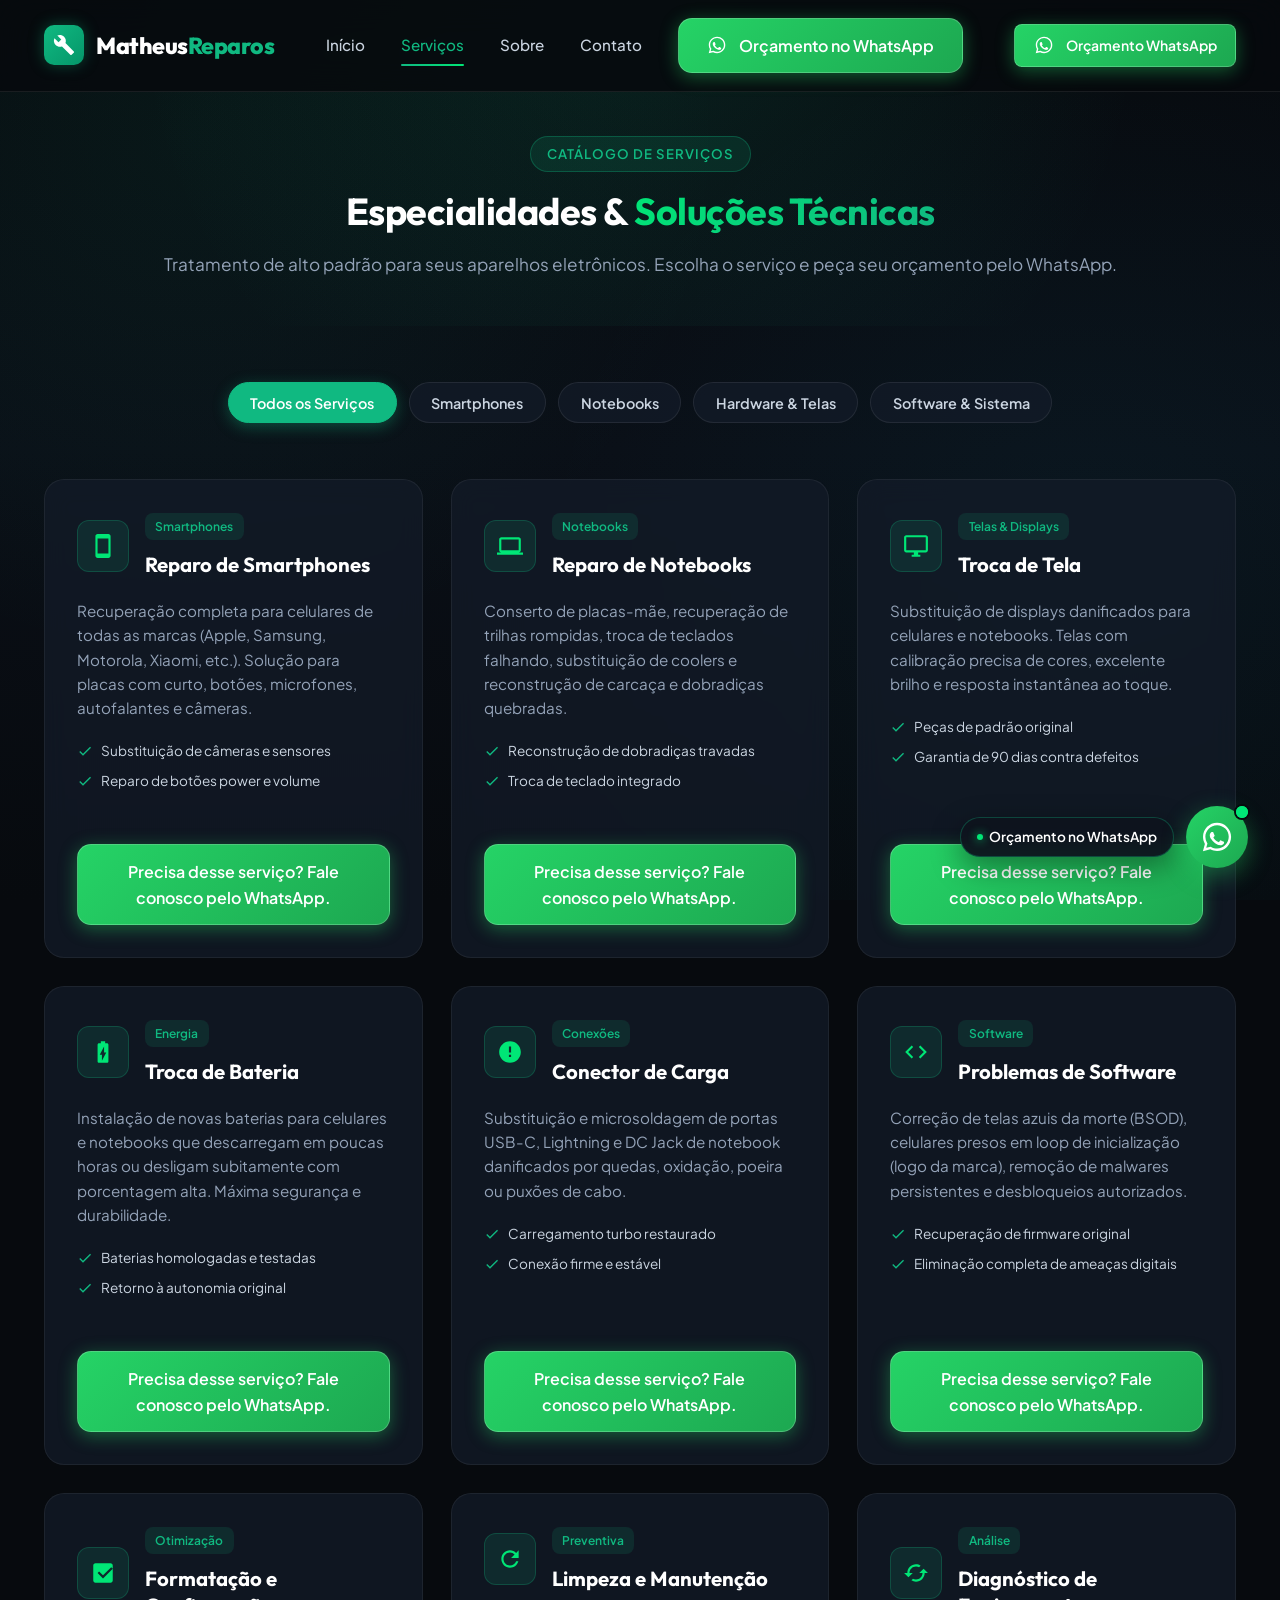
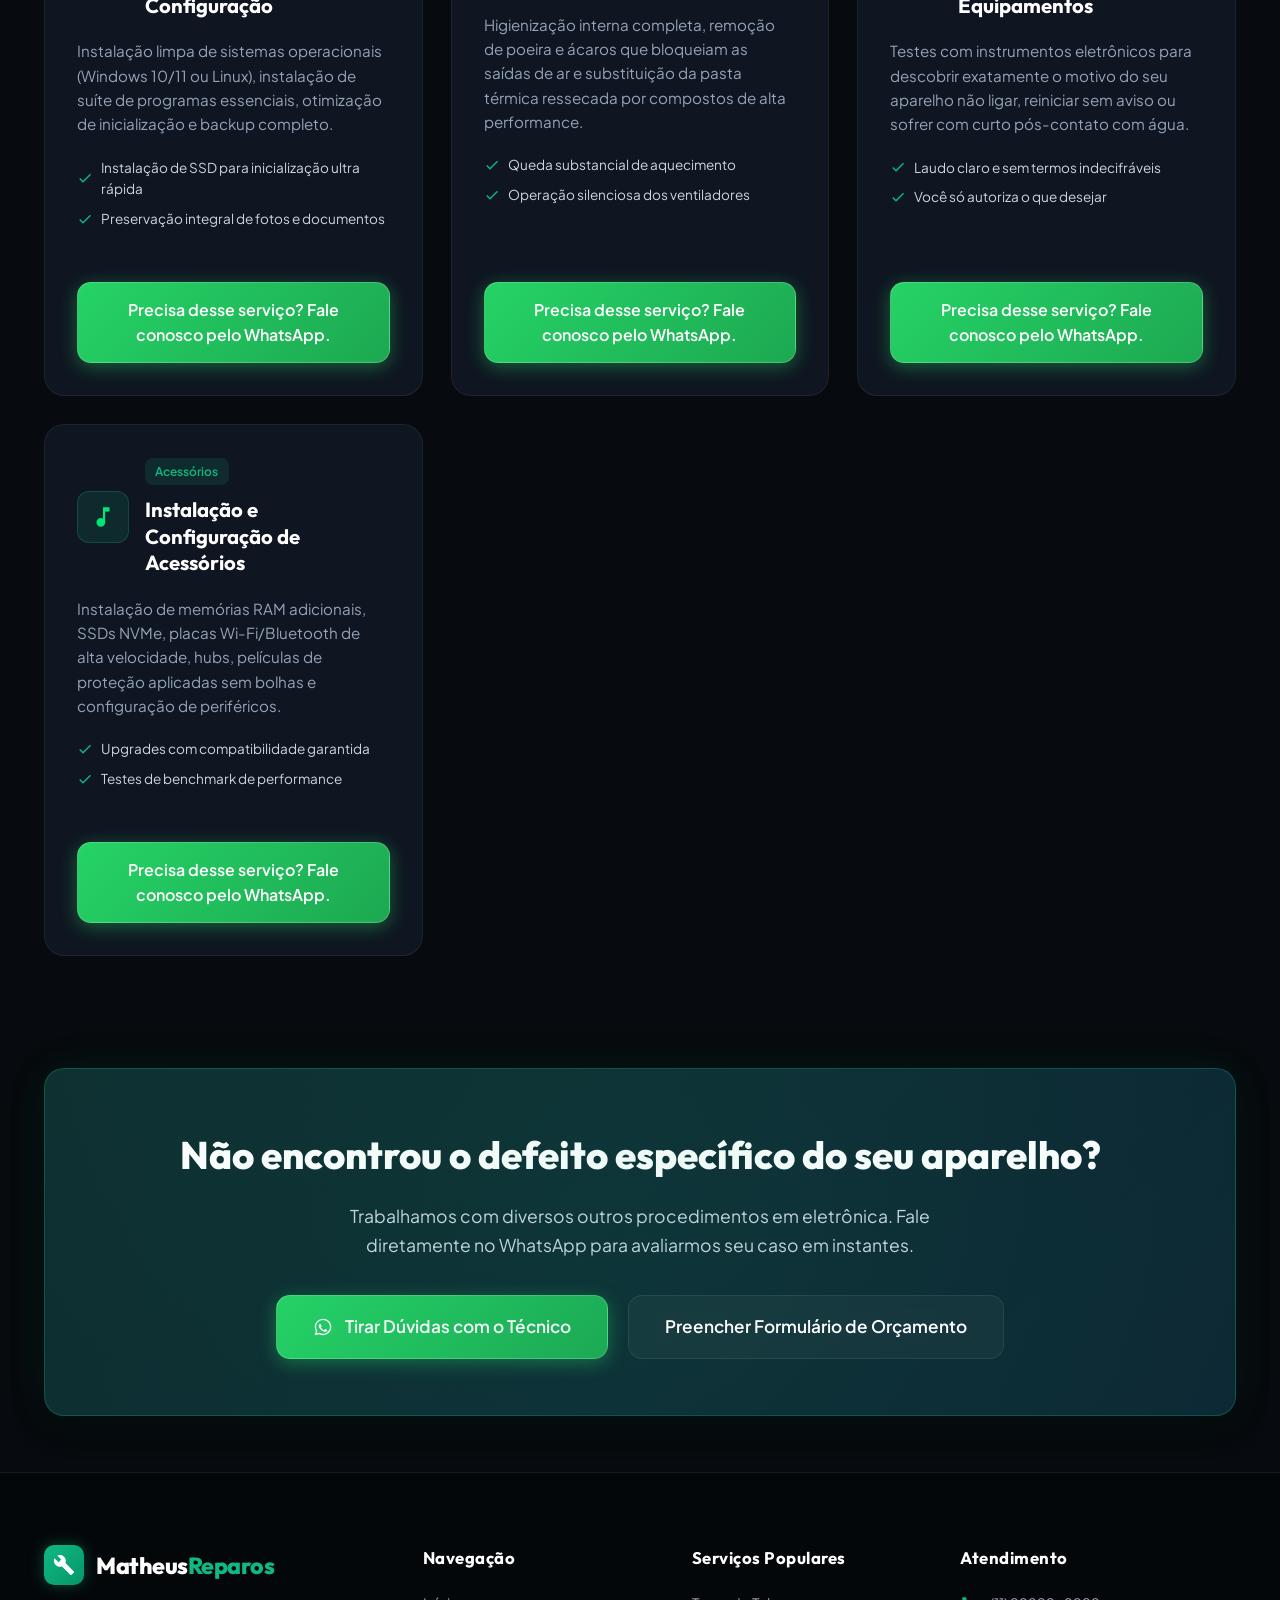
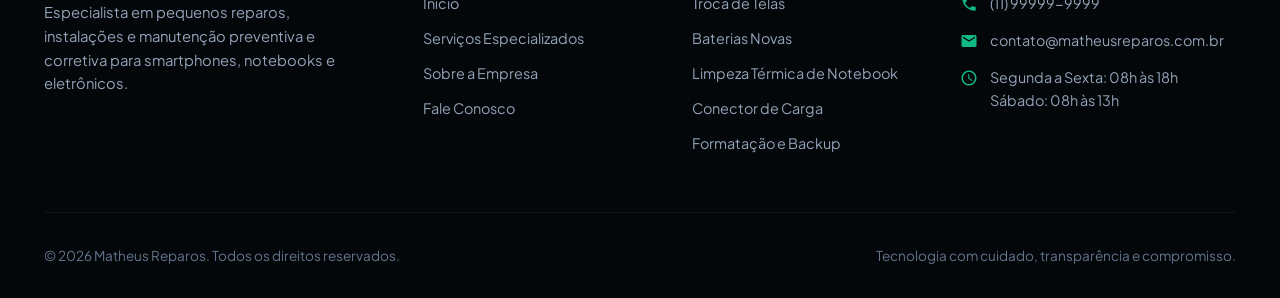
<file: servicos.html>
<!DOCTYPE html>
<html lang="pt-BR">
<head>
  <meta charset="UTF-8">
  <meta name="viewport" content="width=device-width, initial-scale=1.0">
  <title>Serviços Especializados | Matheus Reparos</title>
  <meta name="description" content="Confira nossos serviços de reparo em smartphones, notebooks, troca de tela, bateria, conector de carga, formatação e manutenção preventiva. Orçamento rápido no WhatsApp!">
  <meta name="keywords" content="serviços de reparo, conserto de celular, conserto de notebook, troca de tela, troca de bateria, formatação pc">
  
  <link rel="stylesheet" href="css/style.css">
  <link rel="icon" type="image/svg+xml" href="data:image/svg+xml,<svg xmlns='http://www.w3.org/2000/svg' viewBox='0 0 24 24' fill='%2310b981'><path d='M22.7 19l-9.1-9.1c.9-2.3.4-5-1.5-6.9-2-2-5-2.4-7.4-1.3L9 6 6 9 1.6 4.7C.4 7.1.9 10.1 2.9 12.1c1.9 1.9 4.6 2.4 6.9 1.5l9.1 9.1c.4.4 1 .4 1.4 0l2.3-2.3c.5-.4.5-1.1.1-1.4z'/></svg>">
</head>
<body>

  <!-- HEADER -->
  <header class="header">
    <div class="container nav-container">
      <a href="index.html" class="logo" title="Matheus Reparos">
        <div class="logo-icon">
          <svg viewBox="0 0 24 24">
            <path d="M22.7 19l-9.1-9.1c.9-2.3.4-5-1.5-6.9-2-2-5-2.4-7.4-1.3L9 6 6 9 1.6 4.7C.4 7.1.9 10.1 2.9 12.1c1.9 1.9 4.6 2.4 6.9 1.5l9.1 9.1c.4.4 1 .4 1.4 0l2.3-2.3c.5-.4.5-1.1.1-1.4z"/>
          </svg>
        </div>
        <div class="logo-text">Matheus<span>Reparos</span></div>
      </a>

      <nav class="nav-links" id="navLinks">
        <a href="index.html" class="nav-link">Início</a>
        <a href="servicos.html" class="nav-link active">Serviços</a>
        <a href="sobre.html" class="nav-link">Sobre</a>
        <a href="contato.html" class="nav-link">Contato</a>
        <div class="mobile-menu-cta">
          <a href="#" class="btn btn-whatsapp btn-block" data-whatsapp-btn>
            <svg viewBox="0 0 24 24"><path d="M12.04 2c-5.46 0-9.91 4.45-9.91 9.91 0 1.75.46 3.45 1.32 4.95L2.05 22l5.25-1.38c1.45.79 3.08 1.21 4.74 1.21 5.46 0 9.91-4.45 9.91-9.91 0-2.65-1.03-5.14-2.9-7.01A9.816 9.816 0 0 0 12.04 2m.01 1.67c2.2 0 4.26.86 5.82 2.41 1.56 1.56 2.41 3.62 2.41 5.83 0 4.54-3.7 8.24-8.24 8.24-1.48 0-2.93-.4-4.2-1.15l-.3-.18-3.12.82.83-3.04-.2-.31a8.19 8.19 0 0 1-1.26-4.38c0-4.54 3.7-8.24 8.24-8.24m4.52 11.53c-.25-.13-1.47-.72-1.7-.81-.23-.08-.39-.13-.56.13-.17.25-.64.81-.79.97-.14.17-.29.19-.54.06-.25-.13-1.06-.39-2.02-1.24-.74-.66-1.25-1.48-1.39-1.73-.15-.25-.02-.39.11-.51.11-.11.25-.29.37-.43.13-.15.17-.25.25-.42.08-.17.04-.31-.02-.44-.06-.13-.56-1.35-.77-1.85-.2-.49-.41-.42-.56-.43h-.48c-.17 0-.44.06-.67.31-.23.25-.87.85-.87 2.08 0 1.22.89 2.4 1.01 2.57.13.17 1.75 2.68 4.25 3.75.59.26 1.06.41 1.42.52.6.19 1.14.16 1.57.1.48-.07 1.47-.6 1.68-1.18.21-.58.21-1.07.15-1.18-.07-.12-.23-.19-.48-.31z"/></svg>
            Orçamento no WhatsApp
          </a>
        </div>
      </nav>

      <div class="nav-cta">
        <a href="#" class="btn btn-whatsapp btn-sm" data-whatsapp-btn>
          <svg viewBox="0 0 24 24"><path d="M12.04 2c-5.46 0-9.91 4.45-9.91 9.91 0 1.75.46 3.45 1.32 4.95L2.05 22l5.25-1.38c1.45.79 3.08 1.21 4.74 1.21 5.46 0 9.91-4.45 9.91-9.91 0-2.65-1.03-5.14-2.9-7.01A9.816 9.816 0 0 0 12.04 2m.01 1.67c2.2 0 4.26.86 5.82 2.41 1.56 1.56 2.41 3.62 2.41 5.83 0 4.54-3.7 8.24-8.24 8.24-1.48 0-2.93-.4-4.2-1.15l-.3-.18-3.12.82.83-3.04-.2-.31a8.19 8.19 0 0 1-1.26-4.38c0-4.54 3.7-8.24 8.24-8.24m4.52 11.53c-.25-.13-1.47-.72-1.7-.81-.23-.08-.39-.13-.56.13-.17.25-.64.81-.79.97-.14.17-.29.19-.54.06-.25-.13-1.06-.39-2.02-1.24-.74-.66-1.25-1.48-1.39-1.73-.15-.25-.02-.39.11-.51.11-.11.25-.29.37-.43.13-.15.17-.25.25-.42.08-.17.04-.31-.02-.44-.06-.13-.56-1.35-.77-1.85-.2-.49-.41-.42-.56-.43h-.48c-.17 0-.44.06-.67.31-.23.25-.87.85-.87 2.08 0 1.22.89 2.4 1.01 2.57.13.17 1.75 2.68 4.25 3.75.59.26 1.06.41 1.42.52.6.19 1.14.16 1.57.1.48-.07 1.47-.6 1.68-1.18.21-.58.21-1.07.15-1.18-.07-.12-.23-.19-.48-.31z"/></svg>
          Orçamento WhatsApp
        </a>

        <button class="mobile-toggle" id="mobileToggle" aria-label="Abrir menu">
          <svg viewBox="0 0 24 24"><path d="M3 18h18v-2H3v2zm0-5h18v-2H3v2zm0-7v2h18V6H3z"/></svg>
        </button>
      </div>
    </div>
  </header>

  <main>
    <!-- PAGE HEADER -->
    <section class="page-header">
      <div class="container">
        <div class="badge-tag">Catálogo de Serviços</div>
        <h1 class="section-title">Especialidades & <span class="highlight">Soluções Técnicas</span></h1>
        <p class="section-subtitle">Tratamento de alto padrão para seus aparelhos eletrônicos. Escolha o serviço e peça seu orçamento pelo WhatsApp.</p>
      </div>
    </section>

    <!-- FILTROS & SERVIÇOS -->
    <section class="section-sm">
      <div class="container">
        <!-- BARRA DE FILTROS DINÂMICOS -->
        <div class="filter-bar">
          <button class="filter-btn active" data-filter="all">Todos os Serviços</button>
          <button class="filter-btn" data-filter="smartphones">Smartphones</button>
          <button class="filter-btn" data-filter="notebooks">Notebooks</button>
          <button class="filter-btn" data-filter="hardware">Hardware & Telas</button>
          <button class="filter-btn" data-filter="software">Software & Sistema</button>
        </div>

        <!-- GRID DE 10+ SERVIÇOS -->
        <div class="services-grid">
          
          <!-- 1. Reparo de smartphones -->
          <div class="service-card" data-category="smartphones hardware">
            <div class="service-card-top">
              <div class="service-header">
                <div class="service-icon">
                  <svg viewBox="0 0 24 24"><path d="M17 1.01L7 1c-1.1 0-2 .9-2 2v18c0 1.1.9 2 2 2h10c1.1 0 2-.9 2-2V3c0-1.1-.9-1.99-2-1.99zM17 19H7V5h10v14z"/></svg>
                </div>
                <div>
                  <span class="service-badge">Smartphones</span>
                  <h3 class="service-card-title">Reparo de Smartphones</h3>
                </div>
              </div>
              <p class="service-description">Recuperação completa para celulares de todas as marcas (Apple, Samsung, Motorola, Xiaomi, etc.). Solução para placas com curto, botões, microfones, autofalantes e câmeras.</p>
              <div class="service-features">
                <div class="service-feature-item">
                  <svg viewBox="0 0 24 24"><path d="M9 16.17L4.83 12l-1.42 1.41L9 19 21 7l-1.41-1.41z"/></svg>
                  Substituição de câmeras e sensores
                </div>
                <div class="service-feature-item">
                  <svg viewBox="0 0 24 24"><path d="M9 16.17L4.83 12l-1.42 1.41L9 19 21 7l-1.41-1.41z"/></svg>
                  Reparo de botões power e volume
                </div>
              </div>
            </div>
            <a href="#" class="btn btn-whatsapp btn-block" data-whatsapp-service="Reparo Geral de Smartphone">
              Precisa desse serviço? Fale conosco pelo WhatsApp.
            </a>
          </div>

          <!-- 2. Reparo de notebooks -->
          <div class="service-card" data-category="notebooks hardware">
            <div class="service-card-top">
              <div class="service-header">
                <div class="service-icon">
                  <svg viewBox="0 0 24 24"><path d="M20 18c1.1 0 2-.9 2-2V6c0-1.1-.9-2-2-2H4c-1.1 0-2 .9-2 2v10c0 1.1.9 2 2 2H0v2h24v-2h-4zM4 6h16v10H4V6z"/></svg>
                </div>
                <div>
                  <span class="service-badge">Notebooks</span>
                  <h3 class="service-card-title">Reparo de Notebooks</h3>
                </div>
              </div>
              <p class="service-description">Conserto de placas-mãe, recuperação de trilhas rompidas, troca de teclados falhando, substituição de coolers e reconstrução de carcaça e dobradiças quebradas.</p>
              <div class="service-features">
                <div class="service-feature-item">
                  <svg viewBox="0 0 24 24"><path d="M9 16.17L4.83 12l-1.42 1.41L9 19 21 7l-1.41-1.41z"/></svg>
                  Reconstrução de dobradiças travadas
                </div>
                <div class="service-feature-item">
                  <svg viewBox="0 0 24 24"><path d="M9 16.17L4.83 12l-1.42 1.41L9 19 21 7l-1.41-1.41z"/></svg>
                  Troca de teclado integrado
                </div>
              </div>
            </div>
            <a href="#" class="btn btn-whatsapp btn-block" data-whatsapp-service="Reparo de Notebook">
              Precisa desse serviço? Fale conosco pelo WhatsApp.
            </a>
          </div>

          <!-- 3. Troca de tela -->
          <div class="service-card" data-category="smartphones notebooks hardware">
            <div class="service-card-top">
              <div class="service-header">
                <div class="service-icon">
                  <svg viewBox="0 0 24 24"><path d="M21 2H3c-1.1 0-2 .9-2 2v12c0 1.1.9 2 2 2h7v2H8v2h8v-2h-2v-2h7c1.1 0 2-.9 2-2V4c0-1.1-.9-2-2-2zm0 14H3V4h18v12z"/></svg>
                </div>
                <div>
                  <span class="service-badge">Telas & Displays</span>
                  <h3 class="service-card-title">Troca de Tela</h3>
                </div>
              </div>
              <p class="service-description">Substituição de displays danificados para celulares e notebooks. Telas com calibração precisa de cores, excelente brilho e resposta instantânea ao toque.</p>
              <div class="service-features">
                <div class="service-feature-item">
                  <svg viewBox="0 0 24 24"><path d="M9 16.17L4.83 12l-1.42 1.41L9 19 21 7l-1.41-1.41z"/></svg>
                  Peças de padrão original
                </div>
                <div class="service-feature-item">
                  <svg viewBox="0 0 24 24"><path d="M9 16.17L4.83 12l-1.42 1.41L9 19 21 7l-1.41-1.41z"/></svg>
                  Garantia de 90 dias contra defeitos
                </div>
              </div>
            </div>
            <a href="#" class="btn btn-whatsapp btn-block" data-whatsapp-service="Troca de Tela">
              Precisa desse serviço? Fale conosco pelo WhatsApp.
            </a>
          </div>

          <!-- 4. Troca de bateria -->
          <div class="service-card" data-category="smartphones notebooks hardware">
            <div class="service-card-top">
              <div class="service-header">
                <div class="service-icon">
                  <svg viewBox="0 0 24 24"><path d="M15.67 4H14V2h-4v2H8.33C7.6 4 7 4.6 7 5.33v15.33C7 21.4 7.6 22 8.33 22h7.33c.74 0 1.34-.6 1.34-1.33V5.33C17 4.6 16.4 4 15.67 4zM11 20v-5.5H9L13 7v5.5h2L11 20z"/></svg>
                </div>
                <div>
                  <span class="service-badge">Energia</span>
                  <h3 class="service-card-title">Troca de Bateria</h3>
                </div>
              </div>
              <p class="service-description">Instalação de novas baterias para celulares e notebooks que descarregam em poucas horas ou desligam subitamente com porcentagem alta. Máxima segurança e durabilidade.</p>
              <div class="service-features">
                <div class="service-feature-item">
                  <svg viewBox="0 0 24 24"><path d="M9 16.17L4.83 12l-1.42 1.41L9 19 21 7l-1.41-1.41z"/></svg>
                  Baterias homologadas e testadas
                </div>
                <div class="service-feature-item">
                  <svg viewBox="0 0 24 24"><path d="M9 16.17L4.83 12l-1.42 1.41L9 19 21 7l-1.41-1.41z"/></svg>
                  Retorno à autonomia original
                </div>
              </div>
            </div>
            <a href="#" class="btn btn-whatsapp btn-block" data-whatsapp-service="Troca de Bateria">
              Precisa desse serviço? Fale conosco pelo WhatsApp.
            </a>
          </div>

          <!-- 5. Conector de carga -->
          <div class="service-card" data-category="smartphones notebooks hardware">
            <div class="service-card-top">
              <div class="service-header">
                <div class="service-icon">
                  <svg viewBox="0 0 24 24"><path d="M12 2C6.48 2 2 6.48 2 12s4.48 10 10 10 10-4.48 10-10S17.52 2 12 2zm1 14.5h-2v-2h2v2zm0-4h-2V7h2v5.5z"/></svg>
                </div>
                <div>
                  <span class="service-badge">Conexões</span>
                  <h3 class="service-card-title">Conector de Carga</h3>
                </div>
              </div>
              <p class="service-description">Substituição e microsoldagem de portas USB-C, Lightning e DC Jack de notebook danificados por quedas, oxidação, poeira ou puxões de cabo.</p>
              <div class="service-features">
                <div class="service-feature-item">
                  <svg viewBox="0 0 24 24"><path d="M9 16.17L4.83 12l-1.42 1.41L9 19 21 7l-1.41-1.41z"/></svg>
                  Carregamento turbo restaurado
                </div>
                <div class="service-feature-item">
                  <svg viewBox="0 0 24 24"><path d="M9 16.17L4.83 12l-1.42 1.41L9 19 21 7l-1.41-1.41z"/></svg>
                  Conexão firme e estável
                </div>
              </div>
            </div>
            <a href="#" class="btn btn-whatsapp btn-block" data-whatsapp-service="Reparo de Conector de Carga">
              Precisa desse serviço? Fale conosco pelo WhatsApp.
            </a>
          </div>

          <!-- 6. Problemas de software -->
          <div class="service-card" data-category="smartphones notebooks software">
            <div class="service-card-top">
              <div class="service-header">
                <div class="service-icon">
                  <svg viewBox="0 0 24 24"><path d="M9.4 16.6L4.8 12l4.6-4.6L8 6l-6 6 6 6 1.4-1.4zm5.2 0l4.6-4.6-4.6-4.6L16 6l6 6-6 6-1.4-1.4z"/></svg>
                </div>
                <div>
                  <span class="service-badge">Software</span>
                  <h3 class="service-card-title">Problemas de Software</h3>
                </div>
              </div>
              <p class="service-description">Correção de telas azuis da morte (BSOD), celulares presos em loop de inicialização (logo da marca), remoção de malwares persistentes e desbloqueios autorizados.</p>
              <div class="service-features">
                <div class="service-feature-item">
                  <svg viewBox="0 0 24 24"><path d="M9 16.17L4.83 12l-1.42 1.41L9 19 21 7l-1.41-1.41z"/></svg>
                  Recuperação de firmware original
                </div>
                <div class="service-feature-item">
                  <svg viewBox="0 0 24 24"><path d="M9 16.17L4.83 12l-1.42 1.41L9 19 21 7l-1.41-1.41z"/></svg>
                  Eliminação completa de ameaças digitais
                </div>
              </div>
            </div>
            <a href="#" class="btn btn-whatsapp btn-block" data-whatsapp-service="Problemas de Software">
              Precisa desse serviço? Fale conosco pelo WhatsApp.
            </a>
          </div>

          <!-- 7. Formatação e configuração -->
          <div class="service-card" data-category="notebooks software">
            <div class="service-card-top">
              <div class="service-header">
                <div class="service-icon">
                  <svg viewBox="0 0 24 24"><path d="M19 3H5c-1.1 0-2 .9-2 2v14c0 1.1.9 2 2 2h14c1.1 0 2-.9 2-2V5c0-1.1-.9-2-2-2zm-7 14l-5-5 1.41-1.41L12 14.17l7.59-7.59L21 8l-9 9z"/></svg>
                </div>
                <div>
                  <span class="service-badge">Otimização</span>
                  <h3 class="service-card-title">Formatação e Configuração</h3>
                </div>
              </div>
              <p class="service-description">Instalação limpa de sistemas operacionais (Windows 10/11 ou Linux), instalação de suíte de programas essenciais, otimização de inicialização e backup completo.</p>
              <div class="service-features">
                <div class="service-feature-item">
                  <svg viewBox="0 0 24 24"><path d="M9 16.17L4.83 12l-1.42 1.41L9 19 21 7l-1.41-1.41z"/></svg>
                  Instalação de SSD para inicialização ultra rápida
                </div>
                <div class="service-feature-item">
                  <svg viewBox="0 0 24 24"><path d="M9 16.17L4.83 12l-1.42 1.41L9 19 21 7l-1.41-1.41z"/></svg>
                  Preservação integral de fotos e documentos
                </div>
              </div>
            </div>
            <a href="#" class="btn btn-whatsapp btn-block" data-whatsapp-service="Formatação e Configuração">
              Precisa desse serviço? Fale conosco pelo WhatsApp.
            </a>
          </div>

          <!-- 8. Limpeza e manutenção -->
          <div class="service-card" data-category="notebooks hardware">
            <div class="service-card-top">
              <div class="service-header">
                <div class="service-icon">
                  <svg viewBox="0 0 24 24"><path d="M17.65 6.35C16.2 4.9 14.21 4 12 4c-4.42 0-7.99 3.58-7.99 8s3.57 8 7.99 8c3.73 0 6.84-2.55 7.73-6h-2.08c-.82 2.33-3.04 4-5.65 4-3.31 0-6-2.69-6-6s2.69-6 6-6c1.66 0 3.14.69 4.22 1.78L13 11h7V4l-2.35 2.35z"/></svg>
                </div>
                <div>
                  <span class="service-badge">Preventiva</span>
                  <h3 class="service-card-title">Limpeza e Manutenção</h3>
                </div>
              </div>
              <p class="service-description">Higienização interna completa, remoção de poeira e ácaros que bloqueiam as saídas de ar e substituição da pasta térmica ressecada por compostos de alta performance.</p>
              <div class="service-features">
                <div class="service-feature-item">
                  <svg viewBox="0 0 24 24"><path d="M9 16.17L4.83 12l-1.42 1.41L9 19 21 7l-1.41-1.41z"/></svg>
                  Queda substancial de aquecimento
                </div>
                <div class="service-feature-item">
                  <svg viewBox="0 0 24 24"><path d="M9 16.17L4.83 12l-1.42 1.41L9 19 21 7l-1.41-1.41z"/></svg>
                  Operação silenciosa dos ventiladores
                </div>
              </div>
            </div>
            <a href="#" class="btn btn-whatsapp btn-block" data-whatsapp-service="Limpeza e Manutenção Preventiva">
              Precisa desse serviço? Fale conosco pelo WhatsApp.
            </a>
          </div>

          <!-- 9. Diagnóstico de equipamentos -->
          <div class="service-card" data-category="smartphones notebooks hardware">
            <div class="service-card-top">
              <div class="service-header">
                <div class="service-icon">
                  <svg viewBox="0 0 24 24"><path d="M19 8l-4 4h3c0 3.31-2.69 6-6 6-1.01 0-1.97-.25-2.8-.7l-1.46 1.46C8.97 19.54 10.43 20 12 20c4.42 0 8-3.58 8-8h3l-4-4zM6 12c0-3.31 2.69-6 6-6 1.01 0 1.97.25 2.8.7l1.46-1.46C15.03 4.46 13.57 4 12 4c-4.42 0-8 3.58-8 8H1l4 4 4-4H6z"/></svg>
                </div>
                <div>
                  <span class="service-badge">Análise</span>
                  <h3 class="service-card-title">Diagnóstico de Equipamentos</h3>
                </div>
              </div>
              <p class="service-description">Testes com instrumentos eletrônicos para descobrir exatamente o motivo do seu aparelho não ligar, reiniciar sem aviso ou sofrer com curto pós-contato com água.</p>
              <div class="service-features">
                <div class="service-feature-item">
                  <svg viewBox="0 0 24 24"><path d="M9 16.17L4.83 12l-1.42 1.41L9 19 21 7l-1.41-1.41z"/></svg>
                  Laudo claro e sem termos indecifráveis
                </div>
                <div class="service-feature-item">
                  <svg viewBox="0 0 24 24"><path d="M9 16.17L4.83 12l-1.42 1.41L9 19 21 7l-1.41-1.41z"/></svg>
                  Você só autoriza o que desejar
                </div>
              </div>
            </div>
            <a href="#" class="btn btn-whatsapp btn-block" data-whatsapp-service="Diagnóstico de Equipamento">
              Precisa desse serviço? Fale conosco pelo WhatsApp.
            </a>
          </div>

          <!-- 10. Instalação e configuração de acessórios -->
          <div class="service-card" data-category="smartphones notebooks hardware software">
            <div class="service-card-top">
              <div class="service-header">
                <div class="service-icon">
                  <svg viewBox="0 0 24 24"><path d="M12 3v10.55c-.59-.34-1.27-.55-2-.55-2.21 0-4 1.79-4 4s1.79 4 4 4 4-1.79 4-4V7h4V3h-6z"/></svg>
                </div>
                <div>
                  <span class="service-badge">Acessórios</span>
                  <h3 class="service-card-title">Instalação e Configuração de Acessórios</h3>
                </div>
              </div>
              <p class="service-description">Instalação de memórias RAM adicionais, SSDs NVMe, placas Wi-Fi/Bluetooth de alta velocidade, hubs, películas de proteção aplicadas sem bolhas e configuração de periféricos.</p>
              <div class="service-features">
                <div class="service-feature-item">
                  <svg viewBox="0 0 24 24"><path d="M9 16.17L4.83 12l-1.42 1.41L9 19 21 7l-1.41-1.41z"/></svg>
                  Upgrades com compatibilidade garantida
                </div>
                <div class="service-feature-item">
                  <svg viewBox="0 0 24 24"><path d="M9 16.17L4.83 12l-1.42 1.41L9 19 21 7l-1.41-1.41z"/></svg>
                  Testes de benchmark de performance
                </div>
              </div>
            </div>
            <a href="#" class="btn btn-whatsapp btn-block" data-whatsapp-service="Instalação e Configuração de Acessórios">
              Precisa desse serviço? Fale conosco pelo WhatsApp.
            </a>
          </div>

        </div>
      </div>
    </section>

    <!-- BANNER DE CONVERSÃO FINAL -->
    <section class="section-sm">
      <div class="container">
        <div class="cta-banner">
          <h2>Não encontrou o defeito específico do seu aparelho?</h2>
          <p>Trabalhamos com diversos outros procedimentos em eletrônica. Fale diretamente no WhatsApp para avaliarmos seu caso em instantes.</p>
          <div class="cta-buttons">
            <a href="#" class="btn btn-whatsapp btn-lg" data-whatsapp-btn>
              <svg viewBox="0 0 24 24"><path d="M12.04 2c-5.46 0-9.91 4.45-9.91 9.91 0 1.75.46 3.45 1.32 4.95L2.05 22l5.25-1.38c1.45.79 3.08 1.21 4.74 1.21 5.46 0 9.91-4.45 9.91-9.91 0-2.65-1.03-5.14-2.9-7.01A9.816 9.816 0 0 0 12.04 2m.01 1.67c2.2 0 4.26.86 5.82 2.41 1.56 1.56 2.41 3.62 2.41 5.83 0 4.54-3.7 8.24-8.24 8.24-1.48 0-2.93-.4-4.2-1.15l-.3-.18-3.12.82.83-3.04-.2-.31a8.19 8.19 0 0 1-1.26-4.38c0-4.54 3.7-8.24 8.24-8.24m4.52 11.53c-.25-.13-1.47-.72-1.7-.81-.23-.08-.39-.13-.56.13-.17.25-.64.81-.79.97-.14.17-.29.19-.54.06-.25-.13-1.06-.39-2.02-1.24-.74-.66-1.25-1.48-1.39-1.73-.15-.25-.02-.39.11-.51.11-.11.25-.29.37-.43.13-.15.17-.25.25-.42.08-.17.04-.31-.02-.44-.06-.13-.56-1.35-.77-1.85-.2-.49-.41-.42-.56-.43h-.48c-.17 0-.44.06-.67.31-.23.25-.87.85-.87 2.08 0 1.22.89 2.4 1.01 2.57.13.17 1.75 2.68 4.25 3.75.59.26 1.06.41 1.42.52.6.19 1.14.16 1.57.1.48-.07 1.47-.6 1.68-1.18.21-.58.21-1.07.15-1.18-.07-.12-.23-.19-.48-.31z"/></svg>
              Tirar Dúvidas com o Técnico
            </a>
            <a href="contato.html" class="btn btn-secondary btn-lg">
              Preencher Formulário de Orçamento
            </a>
          </div>
        </div>
      </div>
    </section>
  </main>

  <!-- FOOTER -->
  <footer class="footer">
    <div class="container">
      <div class="footer-grid">
        <div class="footer-brand">
          <div class="logo">
            <div class="logo-icon">
              <svg viewBox="0 0 24 24"><path d="M22.7 19l-9.1-9.1c.9-2.3.4-5-1.5-6.9-2-2-5-2.4-7.4-1.3L9 6 6 9 1.6 4.7C.4 7.1.9 10.1 2.9 12.1c1.9 1.9 4.6 2.4 6.9 1.5l9.1 9.1c.4.4 1 .4 1.4 0l2.3-2.3c.5-.4.5-1.1.1-1.4z"/></svg>
            </div>
            <div class="logo-text">Matheus<span>Reparos</span></div>
          </div>
          <p>Especialista em pequenos reparos, instalações e manutenção preventiva e corretiva para smartphones, notebooks e eletrônicos.</p>
        </div>

        <div>
          <h4 class="footer-heading">Navegação</h4>
          <div class="footer-links">
            <a href="index.html" class="footer-link">Início</a>
            <a href="servicos.html" class="footer-link">Serviços Especializados</a>
            <a href="sobre.html" class="footer-link">Sobre a Empresa</a>
            <a href="contato.html" class="footer-link">Fale Conosco</a>
          </div>
        </div>

        <div>
          <h4 class="footer-heading">Serviços Populares</h4>
          <div class="footer-links">
            <a href="servicos.html" class="footer-link">Troca de Telas</a>
            <a href="servicos.html" class="footer-link">Baterias Novas</a>
            <a href="servicos.html" class="footer-link">Limpeza Térmica de Notebook</a>
            <a href="servicos.html" class="footer-link">Conector de Carga</a>
            <a href="servicos.html" class="footer-link">Formatação e Backup</a>
          </div>
        </div>

        <div>
          <h4 class="footer-heading">Atendimento</h4>
          <div class="footer-contact-item">
            <svg viewBox="0 0 24 24"><path d="M6.62 10.79c1.44 2.83 3.76 5.14 6.59 6.59l2.2-2.2c.27-.27.67-.36 1.02-.24 1.12.37 2.33.57 3.57.57.55 0 1 .45 1 1V20c0 .55-.45 1-1 1-9.39 0-17-7.61-17-17 0-.55.45-1 1-1h3.5c.55 0 1 .45 1 1 0 1.25.2 2.45.57 3.57.11.35.03.74-.25 1.02l-2.2 2.2z"/></svg>
            <span data-company-phone>(11) 99999-9999</span>
          </div>
          <div class="footer-contact-item">
            <svg viewBox="0 0 24 24"><path d="M20 4H4c-1.1 0-1.99.9-1.99 2L2 18c0 1.1.9 2 2 2h16c1.1 0 2-.9 2-2V6c0-1.1-.9-2-2-2zm0 4l-8 5-8-5V6l8 5 8-5v2z"/></svg>
            <span data-company-email>contato@matheusreparos.com.br</span>
          </div>
          <div class="footer-contact-item">
            <svg viewBox="0 0 24 24"><path d="M11.99 2C6.47 2 2 6.48 2 12s4.47 10 9.99 10C17.52 22 22 17.52 22 12S17.52 2 11.99 2zM12 20c-4.42 0-8-3.58-8-8s3.58-8 8-8 8 3.58 8 8-3.58 8-8 8zm.5-13H11v6l5.25 3.15.75-1.23-4.5-2.67z"/></svg>
            <div>
              <div data-company-hours-week>Segunda a Sexta: 08h às 18h</div>
              <div data-company-hours-sat>Sábado: 08h às 13h</div>
            </div>
          </div>
        </div>
      </div>

      <div class="footer-bottom">
        <div>&copy; 2026 Matheus Reparos. Todos os direitos reservados.</div>
        <div>Tecnologia com cuidado, transparência e compromisso.</div>
      </div>
    </div>
  </footer>

  <!-- WHATSAPP FLOATING BUTTON -->
  <div class="wa-float-wrap">
    <div class="wa-tooltip">
      <span class="status-indicator" style="width: 6px; height: 6px;"></span>
      Orçamento no WhatsApp
    </div>
    <a href="#" class="wa-float-btn" id="waFloatBtn" title="Falar no WhatsApp" aria-label="Falar no WhatsApp">
      <span class="wa-badge-pulse"></span>
      <svg viewBox="0 0 24 24"><path d="M12.04 2c-5.46 0-9.91 4.45-9.91 9.91 0 1.75.46 3.45 1.32 4.95L2.05 22l5.25-1.38c1.45.79 3.08 1.21 4.74 1.21 5.46 0 9.91-4.45 9.91-9.91 0-2.65-1.03-5.14-2.9-7.01A9.816 9.816 0 0 0 12.04 2m.01 1.67c2.2 0 4.26.86 5.82 2.41 1.56 1.56 2.41 3.62 2.41 5.83 0 4.54-3.7 8.24-8.24 8.24-1.48 0-2.93-.4-4.2-1.15l-.3-.18-3.12.82.83-3.04-.2-.31a8.19 8.19 0 0 1-1.26-4.38c0-4.54 3.7-8.24 8.24-8.24m4.52 11.53c-.25-.13-1.47-.72-1.7-.81-.23-.08-.39-.13-.56.13-.17.25-.64.81-.79.97-.14.17-.29.19-.54.06-.25-.13-1.06-.39-2.02-1.24-.74-.66-1.25-1.48-1.39-1.73-.15-.25-.02-.39.11-.51.11-.11.25-.29.37-.43.13-.15.17-.25.25-.42.08-.17.04-.31-.02-.44-.06-.13-.56-1.35-.77-1.85-.2-.49-.41-.42-.56-.43h-.48c-.17 0-.44.06-.67.31-.23.25-.87.85-.87 2.08 0 1.22.89 2.4 1.01 2.57.13.17 1.75 2.68 4.25 3.75.59.26 1.06.41 1.42.52.6.19 1.14.16 1.57.1.48-.07 1.47-.6 1.68-1.18.21-.58.21-1.07.15-1.18-.07-.12-.23-.19-.48-.31z"/></svg>
    </a>
  </div>

  <script src="js/script.js"></script>
</body>
</html>
</file>
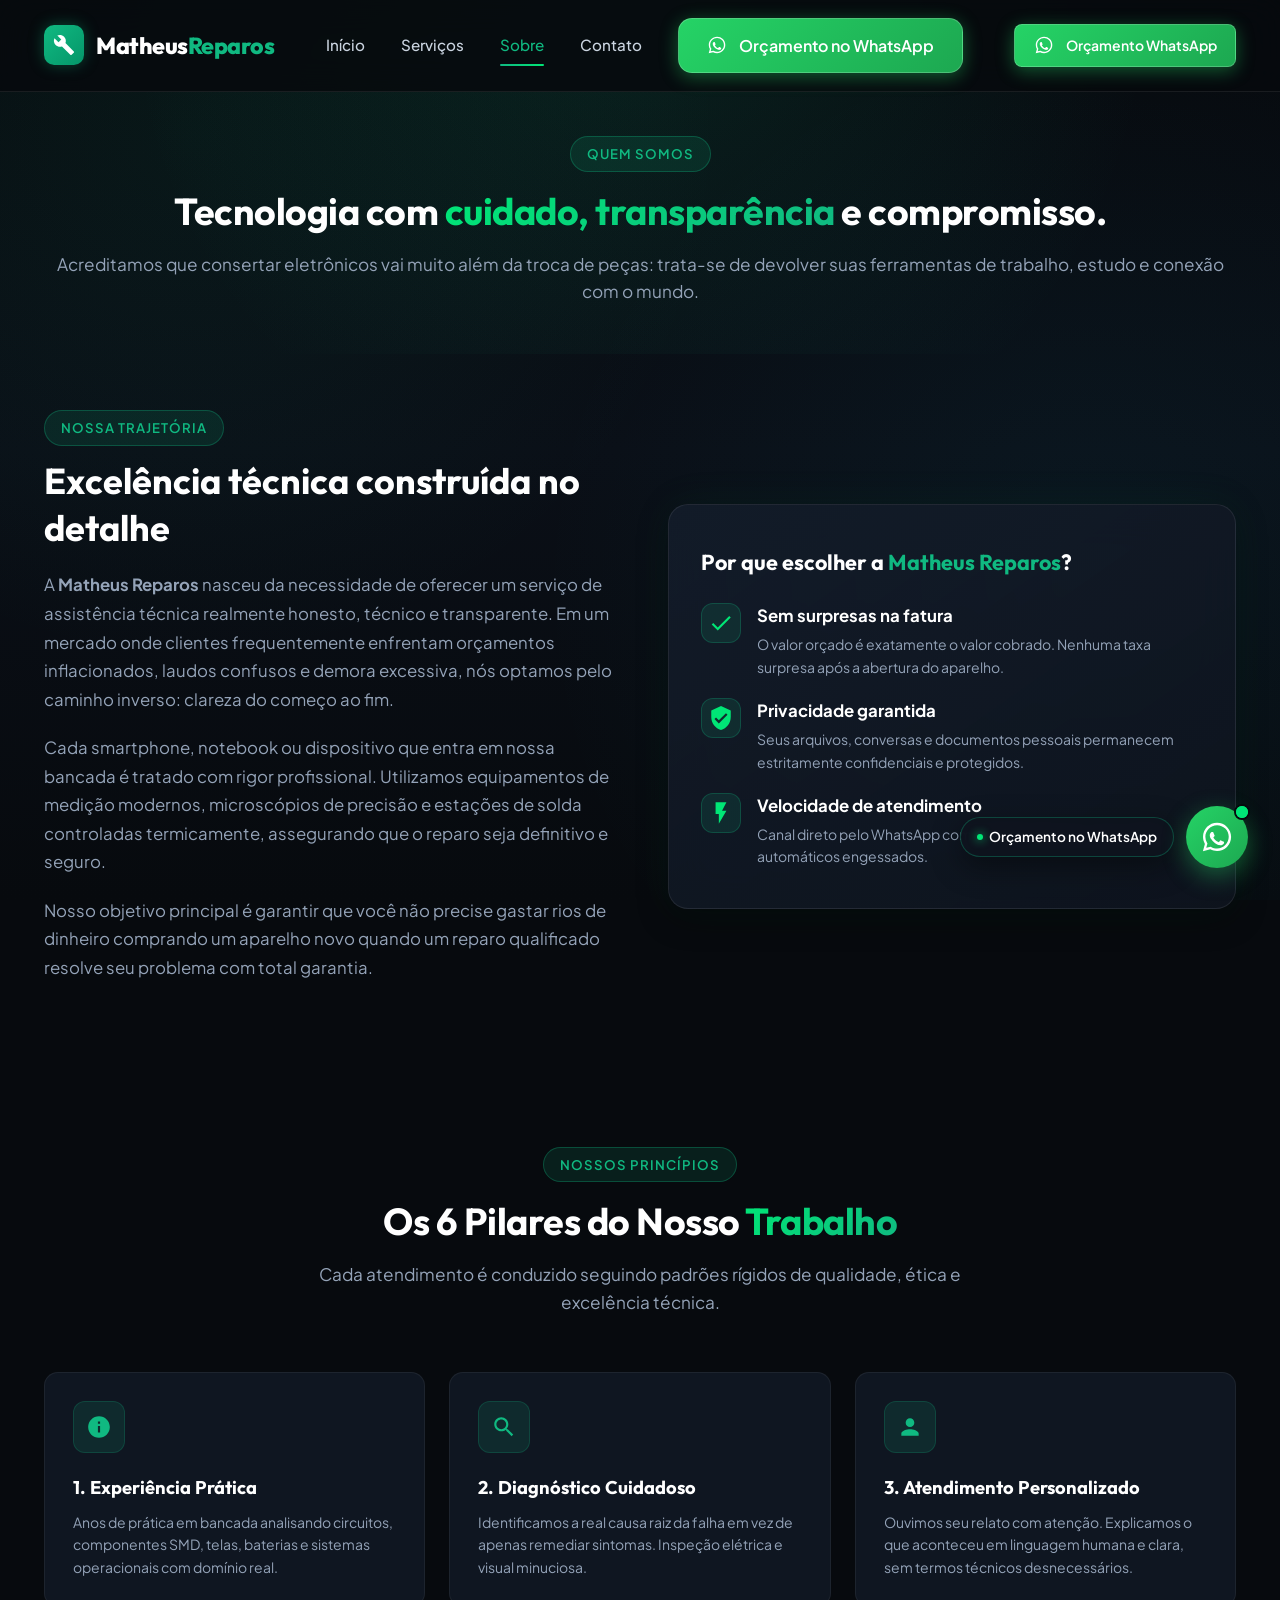
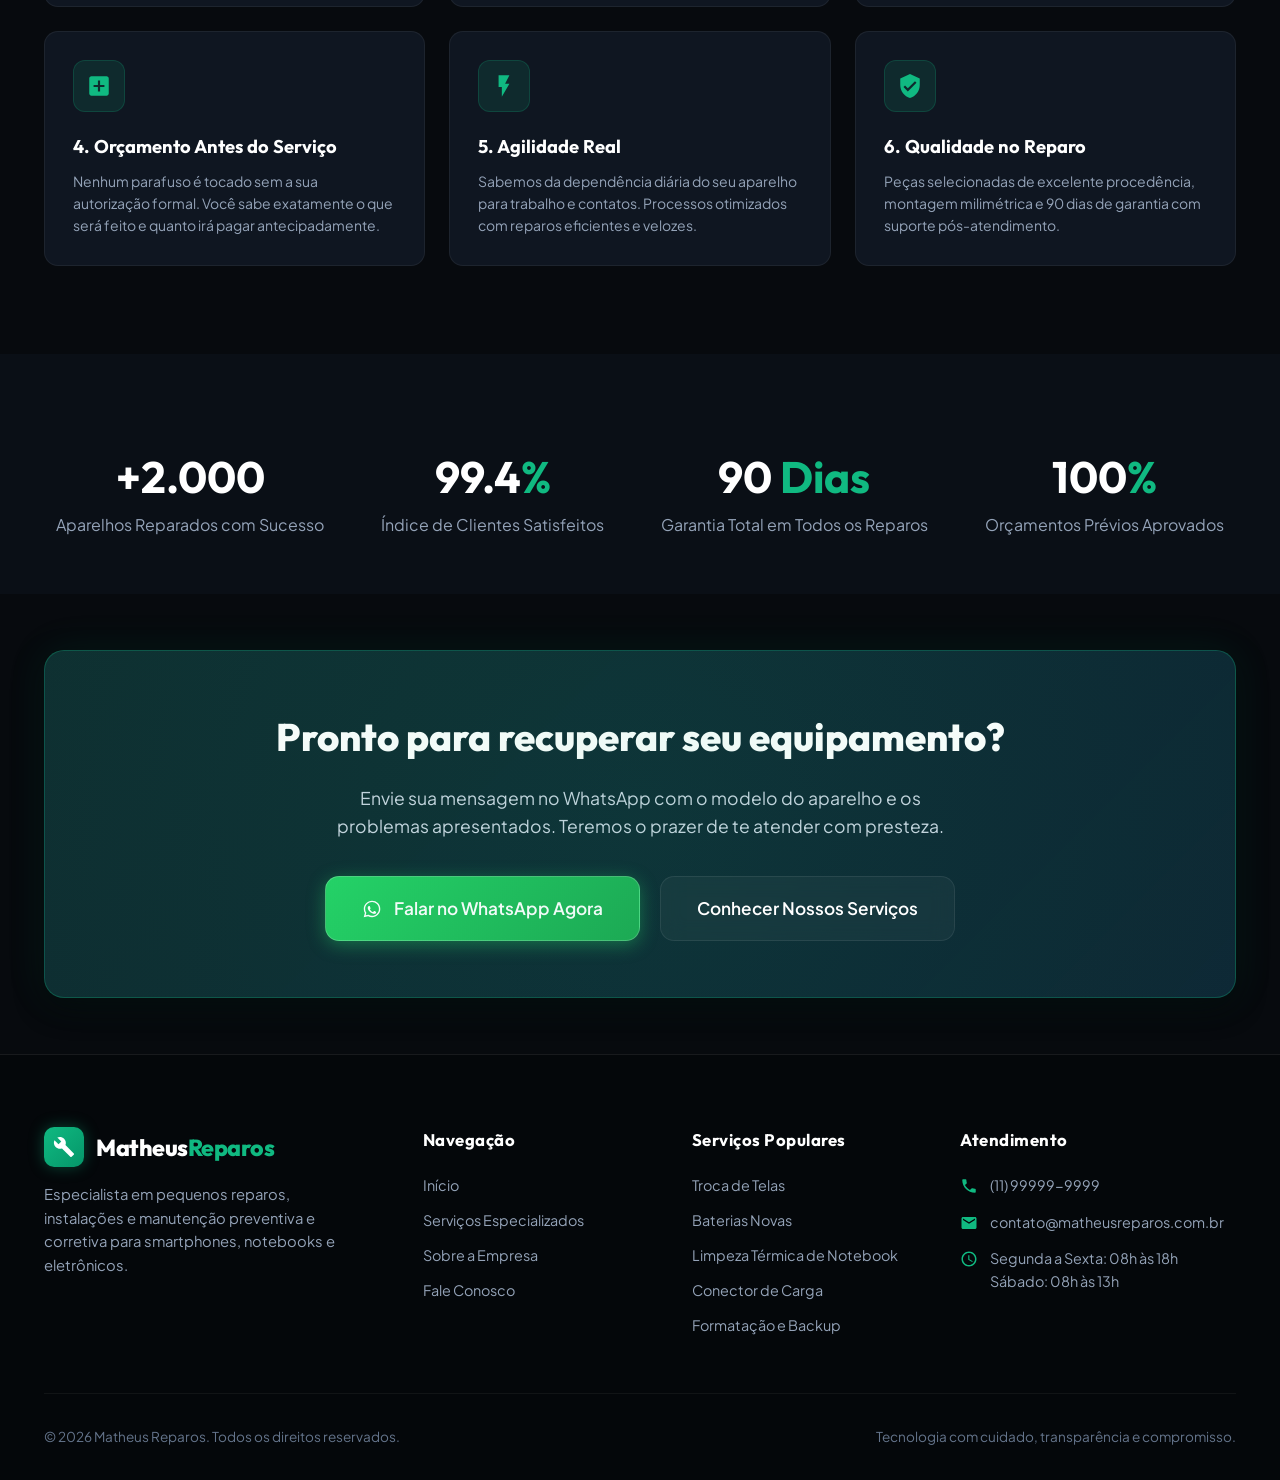
<file: sobre.html>
<!DOCTYPE html>
<html lang="pt-BR">
<head>
  <meta charset="UTF-8">
  <meta name="viewport" content="width=device-width, initial-scale=1.0">
  <title>Sobre Nós | Matheus Reparos</title>
  <meta name="description" content="Conheça a Matheus Reparos. Tecnologia com cuidado, transparência e compromisso em assistência técnica de smartphones, notebooks e eletrônicos.">
  <meta name="keywords" content="sobre matheus reparos, assistência técnica de confiança, conserto de celular e notebook, história, valores">
  
  <link rel="stylesheet" href="css/style.css">
  <link rel="icon" type="image/svg+xml" href="data:image/svg+xml,<svg xmlns='http://www.w3.org/2000/svg' viewBox='0 0 24 24' fill='%2310b981'><path d='M22.7 19l-9.1-9.1c.9-2.3.4-5-1.5-6.9-2-2-5-2.4-7.4-1.3L9 6 6 9 1.6 4.7C.4 7.1.9 10.1 2.9 12.1c1.9 1.9 4.6 2.4 6.9 1.5l9.1 9.1c.4.4 1 .4 1.4 0l2.3-2.3c.5-.4.5-1.1.1-1.4z'/></svg>">
</head>
<body>

  <!-- HEADER -->
  <header class="header">
    <div class="container nav-container">
      <a href="index.html" class="logo" title="Matheus Reparos">
        <div class="logo-icon">
          <svg viewBox="0 0 24 24">
            <path d="M22.7 19l-9.1-9.1c.9-2.3.4-5-1.5-6.9-2-2-5-2.4-7.4-1.3L9 6 6 9 1.6 4.7C.4 7.1.9 10.1 2.9 12.1c1.9 1.9 4.6 2.4 6.9 1.5l9.1 9.1c.4.4 1 .4 1.4 0l2.3-2.3c.5-.4.5-1.1.1-1.4z"/>
          </svg>
        </div>
        <div class="logo-text">Matheus<span>Reparos</span></div>
      </a>

      <nav class="nav-links" id="navLinks">
        <a href="index.html" class="nav-link">Início</a>
        <a href="servicos.html" class="nav-link">Serviços</a>
        <a href="sobre.html" class="nav-link active">Sobre</a>
        <a href="contato.html" class="nav-link">Contato</a>
        <div class="mobile-menu-cta">
          <a href="#" class="btn btn-whatsapp btn-block" data-whatsapp-btn>
            <svg viewBox="0 0 24 24"><path d="M12.04 2c-5.46 0-9.91 4.45-9.91 9.91 0 1.75.46 3.45 1.32 4.95L2.05 22l5.25-1.38c1.45.79 3.08 1.21 4.74 1.21 5.46 0 9.91-4.45 9.91-9.91 0-2.65-1.03-5.14-2.9-7.01A9.816 9.816 0 0 0 12.04 2m.01 1.67c2.2 0 4.26.86 5.82 2.41 1.56 1.56 2.41 3.62 2.41 5.83 0 4.54-3.7 8.24-8.24 8.24-1.48 0-2.93-.4-4.2-1.15l-.3-.18-3.12.82.83-3.04-.2-.31a8.19 8.19 0 0 1-1.26-4.38c0-4.54 3.7-8.24 8.24-8.24m4.52 11.53c-.25-.13-1.47-.72-1.7-.81-.23-.08-.39-.13-.56.13-.17.25-.64.81-.79.97-.14.17-.29.19-.54.06-.25-.13-1.06-.39-2.02-1.24-.74-.66-1.25-1.48-1.39-1.73-.15-.25-.02-.39.11-.51.11-.11.25-.29.37-.43.13-.15.17-.25.25-.42.08-.17.04-.31-.02-.44-.06-.13-.56-1.35-.77-1.85-.2-.49-.41-.42-.56-.43h-.48c-.17 0-.44.06-.67.31-.23.25-.87.85-.87 2.08 0 1.22.89 2.4 1.01 2.57.13.17 1.75 2.68 4.25 3.75.59.26 1.06.41 1.42.52.6.19 1.14.16 1.57.1.48-.07 1.47-.6 1.68-1.18.21-.58.21-1.07.15-1.18-.07-.12-.23-.19-.48-.31z"/></svg>
            Orçamento no WhatsApp
          </a>
        </div>
      </nav>

      <div class="nav-cta">
        <a href="#" class="btn btn-whatsapp btn-sm" data-whatsapp-btn>
          <svg viewBox="0 0 24 24"><path d="M12.04 2c-5.46 0-9.91 4.45-9.91 9.91 0 1.75.46 3.45 1.32 4.95L2.05 22l5.25-1.38c1.45.79 3.08 1.21 4.74 1.21 5.46 0 9.91-4.45 9.91-9.91 0-2.65-1.03-5.14-2.9-7.01A9.816 9.816 0 0 0 12.04 2m.01 1.67c2.2 0 4.26.86 5.82 2.41 1.56 1.56 2.41 3.62 2.41 5.83 0 4.54-3.7 8.24-8.24 8.24-1.48 0-2.93-.4-4.2-1.15l-.3-.18-3.12.82.83-3.04-.2-.31a8.19 8.19 0 0 1-1.26-4.38c0-4.54 3.7-8.24 8.24-8.24m4.52 11.53c-.25-.13-1.47-.72-1.7-.81-.23-.08-.39-.13-.56.13-.17.25-.64.81-.79.97-.14.17-.29.19-.54.06-.25-.13-1.06-.39-2.02-1.24-.74-.66-1.25-1.48-1.39-1.73-.15-.25-.02-.39.11-.51.11-.11.25-.29.37-.43.13-.15.17-.25.25-.42.08-.17.04-.31-.02-.44-.06-.13-.56-1.35-.77-1.85-.2-.49-.41-.42-.56-.43h-.48c-.17 0-.44.06-.67.31-.23.25-.87.85-.87 2.08 0 1.22.89 2.4 1.01 2.57.13.17 1.75 2.68 4.25 3.75.59.26 1.06.41 1.42.52.6.19 1.14.16 1.57.1.48-.07 1.47-.6 1.68-1.18.21-.58.21-1.07.15-1.18-.07-.12-.23-.19-.48-.31z"/></svg>
          Orçamento WhatsApp
        </a>

        <button class="mobile-toggle" id="mobileToggle" aria-label="Abrir menu">
          <svg viewBox="0 0 24 24"><path d="M3 18h18v-2H3v2zm0-5h18v-2H3v2zm0-7v2h18V6H3z"/></svg>
        </button>
      </div>
    </div>
  </header>

  <main>
    <!-- PAGE HEADER -->
    <section class="page-header">
      <div class="container">
        <div class="badge-tag">Quem Somos</div>
        <h1 class="section-title">Tecnologia com <span class="highlight">cuidado, transparência</span> e compromisso.</h1>
        <p class="section-subtitle">Acreditamos que consertar eletrônicos vai muito além da troca de peças: trata-se de devolver suas ferramentas de trabalho, estudo e conexão com o mundo.</p>
      </div>
    </section>

    <!-- HISTÓRIA & VISÃO -->
    <section class="section-sm">
      <div class="container">
        <div class="about-grid">
          <div class="about-content reveal">
            <div class="badge-tag" style="margin-bottom: 0.75rem;">Nossa Trajetória</div>
            <h2>Excelência técnica construída no detalhe</h2>
            <p>
              A <strong>Matheus Reparos</strong> nasceu da necessidade de oferecer um serviço de assistência técnica realmente honesto, técnico e transparente. Em um mercado onde clientes frequentemente enfrentam orçamentos inflacionados, laudos confusos e demora excessiva, nós optamos pelo caminho inverso: clareza do começo ao fim.
            </p>
            <p>
              Cada smartphone, notebook ou dispositivo que entra em nossa bancada é tratado com rigor profissional. Utilizamos equipamentos de medição modernos, microscópios de precisão e estações de solda controladas termicamente, assegurando que o reparo seja definitivo e seguro.
            </p>
            <p>
              Nosso objetivo principal é garantir que você não precise gastar rios de dinheiro comprando um aparelho novo quando um reparo qualificado resolve seu problema com total garantia.
            </p>
          </div>

          <div class="reveal">
            <div class="hero-glass-card" style="padding: 2.5rem 2rem;">
              <h3 style="font-size: 1.35rem; color: #fff; margin-bottom: 1.5rem; font-family: var(--font-heading);">
                Por que escolher a <span style="color: var(--primary);">Matheus Reparos</span>?
              </h3>
              
              <div style="display: flex; flex-direction: column; gap: 1.25rem;">
                <div style="display: flex; gap: 1rem; align-items: flex-start;">
                  <div class="service-icon" style="width: 40px; height: 40px;">
                    <svg viewBox="0 0 24 24"><path d="M9 16.17L4.83 12l-1.42 1.41L9 19 21 7l-1.41-1.41z"/></svg>
                  </div>
                  <div>
                    <h4 style="color: #fff; font-size: 1.05rem; margin-bottom: 0.2rem;">Sem surpresas na fatura</h4>
                    <p style="color: var(--text-muted); font-size: 0.875rem;">O valor orçado é exatamente o valor cobrado. Nenhuma taxa surpresa após a abertura do aparelho.</p>
                  </div>
                </div>

                <div style="display: flex; gap: 1rem; align-items: flex-start;">
                  <div class="service-icon" style="width: 40px; height: 40px;">
                    <svg viewBox="0 0 24 24"><path d="M12 1L3 5v6c0 5.55 3.84 10.74 9 12 5.16-1.26 9-6.45 9-12V5l-9-4zm-2 16l-4-4 1.41-1.41L10 14.17l6.59-6.59L18 9l-8 8z"/></svg>
                  </div>
                  <div>
                    <h4 style="color: #fff; font-size: 1.05rem; margin-bottom: 0.2rem;">Privacidade garantida</h4>
                    <p style="color: var(--text-muted); font-size: 0.875rem;">Seus arquivos, conversas e documentos pessoais permanecem estritamente confidenciais e protegidos.</p>
                  </div>
                </div>

                <div style="display: flex; gap: 1rem; align-items: flex-start;">
                  <div class="service-icon" style="width: 40px; height: 40px;">
                    <svg viewBox="0 0 24 24"><path d="M7 2v11h3v9l7-12h-4l4-8z"/></svg>
                  </div>
                  <div>
                    <h4 style="color: #fff; font-size: 1.05rem; margin-bottom: 0.2rem;">Velocidade de atendimento</h4>
                    <p style="color: var(--text-muted); font-size: 0.875rem;">Canal direto pelo WhatsApp com o próprio técnico, sem robôs automáticos engessados.</p>
                  </div>
                </div>
              </div>
            </div>
          </div>
        </div>
      </div>
    </section>

    <!-- OS 6 PILARES FUNDAMENTAIS SOLICITADOS -->
    <section class="section">
      <div class="container">
        <div class="section-title-wrap">
          <div class="badge-tag">Nossos Princípios</div>
          <h2 class="section-title">Os 6 Pilares do Nosso <span class="highlight">Trabalho</span></h2>
          <p class="section-subtitle">Cada atendimento é conduzido seguindo padrões rígidos de qualidade, ética e excelência técnica.</p>
        </div>

        <div class="values-grid">
          <!-- Pilar 1: Experiência -->
          <div class="value-card reveal">
            <div class="feature-icon">
              <svg viewBox="0 0 24 24"><path d="M12 2C6.48 2 2 6.48 2 12s4.48 10 10 10 10-4.48 10-10S17.52 2 12 2zm1 15h-2v-6h2v6zm0-8h-2V7h2v2z"/></svg>
            </div>
            <h3>1. Experiência Prática</h3>
            <p>Anos de prática em bancada analisando circuitos, componentes SMD, telas, baterias e sistemas operacionais com domínio real.</p>
          </div>

          <!-- Pilar 2: Diagnóstico Cuidadoso -->
          <div class="value-card reveal">
            <div class="feature-icon">
              <svg viewBox="0 0 24 24"><path d="M15.5 14h-.79l-.28-.27C15.41 12.59 16 11.11 16 9.5 16 5.91 13.09 3 9.5 3S3 5.91 3 9.5 5.91 16 9.5 16c1.61 0 3.09-.59 4.23-1.57l.27.28v.79l5 4.99L20.49 19l-4.99-5zm-6 0C7.01 14 5 11.99 5 9.5S7.01 5 9.5 5 14 7.01 14 9.5 11.99 14 9.5 14z"/></svg>
            </div>
            <h3>2. Diagnóstico Cuidadoso</h3>
            <p>Identificamos a real causa raiz da falha em vez de apenas remediar sintomas. Inspeção elétrica e visual minuciosa.</p>
          </div>

          <!-- Pilar 3: Atendimento Personalizado -->
          <div class="value-card reveal">
            <div class="feature-icon">
              <svg viewBox="0 0 24 24"><path d="M12 12c2.21 0 4-1.79 4-4s-1.79-4-4-4-4 1.79-4 4 1.79 4 4 4zm0 2c-2.67 0-8 1.34-8 4v2h16v-2c0-2.66-5.33-4-8-4z"/></svg>
            </div>
            <h3>3. Atendimento Personalizado</h3>
            <p>Ouvimos seu relato com atenção. Explicamos o que aconteceu em linguagem humana e clara, sem termos técnicos desnecessários.</p>
          </div>

          <!-- Pilar 4: Orçamento Antes do Serviço -->
          <div class="value-card reveal">
            <div class="feature-icon">
              <svg viewBox="0 0 24 24"><path d="M19 3H5c-1.11 0-2 .9-2 2v14c0 1.1.89 2 2 2h14c1.1 0 2-.9 2-2V5c0-1.1-.9-2-2-2zm-2 10h-4v4h-2v-4H7v-2h4V7h2v4h4v2z"/></svg>
            </div>
            <h3>4. Orçamento Antes do Serviço</h3>
            <p>Nenhum parafuso é tocado sem a sua autorização formal. Você sabe exatamente o que será feito e quanto irá pagar antecipadamente.</p>
          </div>

          <!-- Pilar 5: Agilidade -->
          <div class="value-card reveal">
            <div class="feature-icon">
              <svg viewBox="0 0 24 24"><path d="M7 2v11h3v9l7-12h-4l4-8z"/></svg>
            </div>
            <h3>5. Agilidade Real</h3>
            <p>Sabemos da dependência diária do seu aparelho para trabalho e contatos. Processos otimizados com reparos eficientes e velozes.</p>
          </div>

          <!-- Pilar 6: Qualidade no Reparo -->
          <div class="value-card reveal">
            <div class="feature-icon">
              <svg viewBox="0 0 24 24"><path d="M12 1L3 5v6c0 5.55 3.84 10.74 9 12 5.16-1.26 9-6.45 9-12V5l-9-4zm-2 16l-4-4 1.41-1.41L10 14.17l6.59-6.59L18 9l-8 8z"/></svg>
            </div>
            <h3>6. Qualidade no Reparo</h3>
            <p>Peças selecionadas de excelente procedência, montagem milimétrica e 90 dias de garantia com suporte pós-atendimento.</p>
          </div>
        </div>
      </div>
    </section>

    <!-- NÚMEROS E ESTATÍSTICAS -->
    <section class="section-sm" style="background: rgba(14, 20, 30, 0.5);">
      <div class="container">
        <div class="hero-stats" style="border-top: none; justify-content: space-around; flex-wrap: wrap; gap: 2rem;">
          <div class="stat-item" style="text-align: center;">
            <span class="stat-num" style="font-size: 2.75rem;">+2.000</span>
            <span class="stat-label" style="font-size: 1rem;">Aparelhos Reparados com Sucesso</span>
          </div>
          <div class="stat-item" style="text-align: center;">
            <span class="stat-num" style="font-size: 2.75rem;">99.4<span>%</span></span>
            <span class="stat-label" style="font-size: 1rem;">Índice de Clientes Satisfeitos</span>
          </div>
          <div class="stat-item" style="text-align: center;">
            <span class="stat-num" style="font-size: 2.75rem;">90<span> Dias</span></span>
            <span class="stat-label" style="font-size: 1rem;">Garantia Total em Todos os Reparos</span>
          </div>
          <div class="stat-item" style="text-align: center;">
            <span class="stat-num" style="font-size: 2.75rem;">100<span>%</span></span>
            <span class="stat-label" style="font-size: 1rem;">Orçamentos Prévios Aprovados</span>
          </div>
        </div>
      </div>
    </section>

    <!-- BANNER CTA -->
    <section class="section-sm">
      <div class="container">
        <div class="cta-banner">
          <h2>Pronto para recuperar seu equipamento?</h2>
          <p>Envie sua mensagem no WhatsApp com o modelo do aparelho e os problemas apresentados. Teremos o prazer de te atender com presteza.</p>
          <div class="cta-buttons">
            <a href="#" class="btn btn-whatsapp btn-lg" data-whatsapp-btn>
              <svg viewBox="0 0 24 24"><path d="M12.04 2c-5.46 0-9.91 4.45-9.91 9.91 0 1.75.46 3.45 1.32 4.95L2.05 22l5.25-1.38c1.45.79 3.08 1.21 4.74 1.21 5.46 0 9.91-4.45 9.91-9.91 0-2.65-1.03-5.14-2.9-7.01A9.816 9.816 0 0 0 12.04 2m.01 1.67c2.2 0 4.26.86 5.82 2.41 1.56 1.56 2.41 3.62 2.41 5.83 0 4.54-3.7 8.24-8.24 8.24-1.48 0-2.93-.4-4.2-1.15l-.3-.18-3.12.82.83-3.04-.2-.31a8.19 8.19 0 0 1-1.26-4.38c0-4.54 3.7-8.24 8.24-8.24m4.52 11.53c-.25-.13-1.47-.72-1.7-.81-.23-.08-.39-.13-.56.13-.17.25-.64.81-.79.97-.14.17-.29.19-.54.06-.25-.13-1.06-.39-2.02-1.24-.74-.66-1.25-1.48-1.39-1.73-.15-.25-.02-.39.11-.51.11-.11.25-.29.37-.43.13-.15.17-.25.25-.42.08-.17.04-.31-.02-.44-.06-.13-.56-1.35-.77-1.85-.2-.49-.41-.42-.56-.43h-.48c-.17 0-.44.06-.67.31-.23.25-.87.85-.87 2.08 0 1.22.89 2.4 1.01 2.57.13.17 1.75 2.68 4.25 3.75.59.26 1.06.41 1.42.52.6.19 1.14.16 1.57.1.48-.07 1.47-.6 1.68-1.18.21-.58.21-1.07.15-1.18-.07-.12-.23-.19-.48-.31z"/></svg>
              Falar no WhatsApp Agora
            </a>
            <a href="servicos.html" class="btn btn-secondary btn-lg">
              Conhecer Nossos Serviços
            </a>
          </div>
        </div>
      </div>
    </section>
  </main>

  <!-- FOOTER -->
  <footer class="footer">
    <div class="container">
      <div class="footer-grid">
        <div class="footer-brand">
          <div class="logo">
            <div class="logo-icon">
              <svg viewBox="0 0 24 24"><path d="M22.7 19l-9.1-9.1c.9-2.3.4-5-1.5-6.9-2-2-5-2.4-7.4-1.3L9 6 6 9 1.6 4.7C.4 7.1.9 10.1 2.9 12.1c1.9 1.9 4.6 2.4 6.9 1.5l9.1 9.1c.4.4 1 .4 1.4 0l2.3-2.3c.5-.4.5-1.1.1-1.4z"/></svg>
            </div>
            <div class="logo-text">Matheus<span>Reparos</span></div>
          </div>
          <p>Especialista em pequenos reparos, instalações e manutenção preventiva e corretiva para smartphones, notebooks e eletrônicos.</p>
        </div>

        <div>
          <h4 class="footer-heading">Navegação</h4>
          <div class="footer-links">
            <a href="index.html" class="footer-link">Início</a>
            <a href="servicos.html" class="footer-link">Serviços Especializados</a>
            <a href="sobre.html" class="footer-link">Sobre a Empresa</a>
            <a href="contato.html" class="footer-link">Fale Conosco</a>
          </div>
        </div>

        <div>
          <h4 class="footer-heading">Serviços Populares</h4>
          <div class="footer-links">
            <a href="servicos.html" class="footer-link">Troca de Telas</a>
            <a href="servicos.html" class="footer-link">Baterias Novas</a>
            <a href="servicos.html" class="footer-link">Limpeza Térmica de Notebook</a>
            <a href="servicos.html" class="footer-link">Conector de Carga</a>
            <a href="servicos.html" class="footer-link">Formatação e Backup</a>
          </div>
        </div>

        <div>
          <h4 class="footer-heading">Atendimento</h4>
          <div class="footer-contact-item">
            <svg viewBox="0 0 24 24"><path d="M6.62 10.79c1.44 2.83 3.76 5.14 6.59 6.59l2.2-2.2c.27-.27.67-.36 1.02-.24 1.12.37 2.33.57 3.57.57.55 0 1 .45 1 1V20c0 .55-.45 1-1 1-9.39 0-17-7.61-17-17 0-.55.45-1 1-1h3.5c.55 0 1 .45 1 1 0 1.25.2 2.45.57 3.57.11.35.03.74-.25 1.02l-2.2 2.2z"/></svg>
            <span data-company-phone>(11) 99999-9999</span>
          </div>
          <div class="footer-contact-item">
            <svg viewBox="0 0 24 24"><path d="M20 4H4c-1.1 0-1.99.9-1.99 2L2 18c0 1.1.9 2 2 2h16c1.1 0 2-.9 2-2V6c0-1.1-.9-2-2-2zm0 4l-8 5-8-5V6l8 5 8-5v2z"/></svg>
            <span data-company-email>contato@matheusreparos.com.br</span>
          </div>
          <div class="footer-contact-item">
            <svg viewBox="0 0 24 24"><path d="M11.99 2C6.47 2 2 6.48 2 12s4.47 10 9.99 10C17.52 22 22 17.52 22 12S17.52 2 11.99 2zM12 20c-4.42 0-8-3.58-8-8s3.58-8 8-8 8 3.58 8 8-3.58 8-8 8zm.5-13H11v6l5.25 3.15.75-1.23-4.5-2.67z"/></svg>
            <div>
              <div data-company-hours-week>Segunda a Sexta: 08h às 18h</div>
              <div data-company-hours-sat>Sábado: 08h às 13h</div>
            </div>
          </div>
        </div>
      </div>

      <div class="footer-bottom">
        <div>&copy; 2026 Matheus Reparos. Todos os direitos reservados.</div>
        <div>Tecnologia com cuidado, transparência e compromisso.</div>
      </div>
    </div>
  </footer>

  <!-- WHATSAPP FLOATING BUTTON -->
  <div class="wa-float-wrap">
    <div class="wa-tooltip">
      <span class="status-indicator" style="width: 6px; height: 6px;"></span>
      Orçamento no WhatsApp
    </div>
    <a href="#" class="wa-float-btn" id="waFloatBtn" title="Falar no WhatsApp" aria-label="Falar no WhatsApp">
      <span class="wa-badge-pulse"></span>
      <svg viewBox="0 0 24 24"><path d="M12.04 2c-5.46 0-9.91 4.45-9.91 9.91 0 1.75.46 3.45 1.32 4.95L2.05 22l5.25-1.38c1.45.79 3.08 1.21 4.74 1.21 5.46 0 9.91-4.45 9.91-9.91 0-2.65-1.03-5.14-2.9-7.01A9.816 9.816 0 0 0 12.04 2m.01 1.67c2.2 0 4.26.86 5.82 2.41 1.56 1.56 2.41 3.62 2.41 5.83 0 4.54-3.7 8.24-8.24 8.24-1.48 0-2.93-.4-4.2-1.15l-.3-.18-3.12.82.83-3.04-.2-.31a8.19 8.19 0 0 1-1.26-4.38c0-4.54 3.7-8.24 8.24-8.24m4.52 11.53c-.25-.13-1.47-.72-1.7-.81-.23-.08-.39-.13-.56.13-.17.25-.64.81-.79.97-.14.17-.29.19-.54.06-.25-.13-1.06-.39-2.02-1.24-.74-.66-1.25-1.48-1.39-1.73-.15-.25-.02-.39.11-.51.11-.11.25-.29.37-.43.13-.15.17-.25.25-.42.08-.17.04-.31-.02-.44-.06-.13-.56-1.35-.77-1.85-.2-.49-.41-.42-.56-.43h-.48c-.17 0-.44.06-.67.31-.23.25-.87.85-.87 2.08 0 1.22.89 2.4 1.01 2.57.13.17 1.75 2.68 4.25 3.75.59.26 1.06.41 1.42.52.6.19 1.14.16 1.57.1.48-.07 1.47-.6 1.68-1.18.21-.58.21-1.07.15-1.18-.07-.12-.23-.19-.48-.31z"/></svg>
    </a>
  </div>

  <script src="js/script.js"></script>
</body>
</html>
</file>
<file: css/style.css>
/* ==========================================================================
   MATHEUS REPAROS - DESIGN SYSTEM & STYLESHEET
   Estilo: Tecnológico, Moderno, Confiável
   Cores: Verde Tech, Grafite/Preto e Tons Neutros
   ========================================================================== */

@import url('https://fonts.googleapis.com/css2?family=Outfit:wght@400;500;600;700;800&family=Plus+Jakarta+Sans:wght@300;400;500;600;700&display=swap');

:root {
  /* Paleta Primária - Verde Tech & Acentos */
  --primary: #10b981;
  --primary-hover: #059669;
  --primary-light: rgba(16, 185, 129, 0.12);
  --primary-glow: rgba(16, 185, 129, 0.35);
  --accent-green: #00e676;
  --accent-cyan: #06b6d4;

  /* Paleta Escura - Grafite, Slate e Preto Profundo */
  --bg-dark: #070a0e;
  --bg-surface: #0e141e;
  --bg-surface-elevated: #151e2d;
  --bg-card: rgba(19, 27, 41, 0.75);
  --bg-card-hover: rgba(26, 37, 56, 0.9);

  /* Bordas e Divisores */
  --border-subtle: rgba(255, 255, 255, 0.08);
  --border-glow: rgba(16, 185, 129, 0.3);
  --border-card: rgba(255, 255, 255, 0.06);

  /* Tipografia e Cores de Texto */
  --font-heading: 'Outfit', -apple-system, BlinkMacSystemFont, 'Segoe UI', Roboto, sans-serif;
  --font-body: 'Plus Jakarta Sans', -apple-system, BlinkMacSystemFont, 'Segoe UI', Roboto, sans-serif;
  --text-main: #ffffff;
  --text-muted: #94a3b8;
  --text-light: #cbd5e1;
  --text-dim: #64748b;

  /* WhatsApp Brand Color */
  --whatsapp-color: #25d366;
  --whatsapp-hover: #1ebd59;
  --whatsapp-glow: rgba(37, 211, 102, 0.4);

  /* Sombras e Efeitos */
  --shadow-sm: 0 2px 8px rgba(0, 0, 0, 0.3);
  --shadow-md: 0 10px 30px rgba(0, 0, 0, 0.4);
  --shadow-glow: 0 0 25px var(--primary-glow);
  --shadow-glow-wa: 0 0 25px var(--whatsapp-glow);
  --radius-sm: 8px;
  --radius-md: 14px;
  --radius-lg: 20px;
  --radius-full: 9999px;

  --transition: all 0.25s cubic-bezier(0.4, 0, 0.2, 1);
}

/* ==========================================================================
   RESET & BASE
   ========================================================================== */
*, *::before, *::after {
  margin: 0;
  padding: 0;
  box-sizing: border-box;
}

html {
  scroll-behavior: smooth;
  font-size: 16px;
}

body {
  font-family: var(--font-body);
  background-color: var(--bg-dark);
  color: var(--text-light);
  line-height: 1.6;
  overflow-x: hidden;
  background-image: 
    radial-gradient(circle at 15% 15%, rgba(16, 185, 129, 0.07) 0%, transparent 40%),
    radial-gradient(circle at 85% 65%, rgba(6, 182, 212, 0.05) 0%, transparent 45%),
    linear-gradient(to bottom, #070a0e, #0a0f17 50%, #070a0e);
  background-attachment: fixed;
  min-height: 100vh;
}

img, svg {
  max-width: 100%;
  height: auto;
  display: block;
}

a {
  color: inherit;
  text-decoration: none;
  transition: var(--transition);
}

ul {
  list-style: none;
}

button, input, textarea, select {
  font-family: inherit;
  font-size: inherit;
  border: none;
  outline: none;
}

/* ==========================================================================
   LAYOUT & CONTAINERS
   ========================================================================== */
.container {
  width: 100%;
  max-width: 1240px;
  margin: 0 auto;
  padding: 0 1.5rem;
}

.section {
  padding: 5.5rem 0;
  position: relative;
}

.section-sm {
  padding: 3.5rem 0;
}

.section-title-wrap {
  text-align: center;
  max-width: 720px;
  margin: 0 auto 3.5rem auto;
}

.badge-tag {
  display: inline-flex;
  align-items: center;
  gap: 0.5rem;
  padding: 0.4rem 1rem;
  background: var(--primary-light);
  border: 1px solid var(--border-glow);
  color: var(--primary);
  border-radius: var(--radius-full);
  font-size: 0.825rem;
  font-weight: 600;
  text-transform: uppercase;
  letter-spacing: 1px;
  margin-bottom: 1rem;
}

.badge-tag svg {
  width: 16px;
  height: 16px;
  fill: currentColor;
}

.section-title {
  font-family: var(--font-heading);
  font-size: 2.35rem;
  font-weight: 700;
  color: var(--text-main);
  line-height: 1.25;
  margin-bottom: 1rem;
  letter-spacing: -0.5px;
}

.section-title span.highlight {
  background: linear-gradient(135deg, var(--accent-green) 0%, var(--primary) 100%);
  -webkit-background-clip: text;
  -webkit-text-fill-color: transparent;
}

.section-subtitle {
  font-size: 1.075rem;
  color: var(--text-muted);
  font-weight: 400;
}

/* ==========================================================================
   BOTÕES & AÇÕES
   ========================================================================== */
.btn {
  display: inline-flex;
  align-items: center;
  justify-content: center;
  gap: 0.75rem;
  padding: 0.875rem 1.75rem;
  font-size: 1rem;
  font-weight: 600;
  border-radius: var(--radius-md);
  cursor: pointer;
  transition: var(--transition);
  text-align: center;
}

.btn-primary {
  background: linear-gradient(135deg, var(--primary) 0%, #059669 100%);
  color: #ffffff;
  box-shadow: 0 4px 18px var(--primary-glow);
  border: 1px solid rgba(255, 255, 255, 0.15);
}

.btn-primary:hover {
  transform: translateY(-2px);
  box-shadow: 0 6px 24px rgba(16, 185, 129, 0.5);
  background: linear-gradient(135deg, #22c55e 0%, var(--primary) 100%);
}

.btn-whatsapp {
  background: linear-gradient(135deg, var(--whatsapp-color) 0%, #1da851 100%);
  color: #ffffff;
  box-shadow: 0 4px 18px var(--whatsapp-glow);
  border: 1px solid rgba(255, 255, 255, 0.2);
}

.btn-whatsapp:hover {
  transform: translateY(-2px);
  box-shadow: 0 6px 26px rgba(37, 211, 102, 0.6);
  background: linear-gradient(135deg, #2ae771 0%, var(--whatsapp-color) 100%);
}

.btn-secondary {
  background: rgba(255, 255, 255, 0.04);
  color: var(--text-main);
  border: 1px solid var(--border-subtle);
  backdrop-filter: blur(10px);
}

.btn-secondary:hover {
  background: rgba(255, 255, 255, 0.09);
  border-color: rgba(255, 255, 255, 0.2);
  transform: translateY(-2px);
  color: #ffffff;
}

.btn-sm {
  padding: 0.6rem 1.15rem;
  font-size: 0.875rem;
  border-radius: var(--radius-sm);
}

.btn-lg {
  padding: 1.1rem 2.25rem;
  font-size: 1.075rem;
  border-radius: var(--radius-md);
}

.btn-block {
  width: 100%;
}

.btn svg {
  width: 20px;
  height: 20px;
  flex-shrink: 0;
  fill: currentColor;
}

/* ==========================================================================
   HEADER & NAVBAR
   ========================================================================== */
.header {
  position: fixed;
  top: 0;
  left: 0;
  width: 100%;
  z-index: 10000;
  padding: 1.1rem 0;
  transition: var(--transition);
  background: rgba(7, 10, 14, 0.85);
  backdrop-filter: blur(16px);
  -webkit-backdrop-filter: blur(16px);
  border-bottom: 1px solid var(--border-subtle);
}

.header.scrolled {
  padding: 0.8rem 0;
  background: rgba(7, 10, 14, 0.92);
  border-bottom-color: rgba(16, 185, 129, 0.2);
  box-shadow: 0 10px 30px rgba(0, 0, 0, 0.6);
}

.nav-container {
  display: flex;
  align-items: center;
  justify-content: space-between;
}

.logo {
  display: flex;
  align-items: center;
  gap: 0.75rem;
  font-family: var(--font-heading);
  font-size: 1.45rem;
  font-weight: 800;
  color: var(--text-main);
  letter-spacing: -0.5px;
}

.logo-icon {
  width: 40px;
  height: 40px;
  border-radius: 10px;
  background: linear-gradient(135deg, var(--primary) 0%, #059669 100%);
  display: flex;
  align-items: center;
  justify-content: center;
  box-shadow: 0 0 15px var(--primary-glow);
  color: #ffffff;
}

.logo-icon svg {
  width: 22px;
  height: 22px;
  fill: currentColor;
}

.logo-text span {
  color: var(--primary);
}

.nav-links {
  display: flex;
  align-items: center;
  gap: 2.25rem;
}

.nav-link {
  font-size: 0.95rem;
  font-weight: 500;
  color: var(--text-light);
  position: relative;
  padding: 0.25rem 0;
}

.nav-link:hover, .nav-link.active {
  color: var(--primary);
}

.nav-link::after {
  content: '';
  position: absolute;
  bottom: -4px;
  left: 0;
  width: 0;
  height: 2px;
  background: linear-gradient(90deg, var(--primary), var(--accent-green));
  border-radius: 2px;
  transition: var(--transition);
}

.nav-link:hover::after, .nav-link.active::after {
  width: 100%;
}

.nav-cta {
  display: flex;
  align-items: center;
  gap: 1rem;
}

.mobile-toggle {
  display: none;
  background: transparent;
  color: var(--text-main);
  font-size: 1.6rem;
  cursor: pointer;
  padding: 0.4rem;
  border-radius: var(--radius-sm);
  border: 1px solid var(--border-subtle);
}

.mobile-toggle svg {
  width: 24px;
  height: 24px;
  fill: currentColor;
}

/* ==========================================================================
   HERO SECTION (HOME)
   ========================================================================== */
.hero {
  padding-top: 9.5rem;
  padding-bottom: 5.5rem;
  position: relative;
  overflow: hidden;
}

.hero-grid {
  display: grid;
  grid-template-columns: 1.15fr 0.85fr;
  gap: 3.5rem;
  align-items: center;
}

.hero-content {
  position: relative;
  z-index: 2;
}

.hero-title {
  font-family: var(--font-heading);
  font-size: 3.25rem;
  font-weight: 800;
  line-height: 1.15;
  color: var(--text-main);
  margin-bottom: 1.25rem;
  letter-spacing: -1px;
}

.hero-title .gradient-text {
  background: linear-gradient(135deg, #ffffff 30%, var(--primary) 100%);
  -webkit-background-clip: text;
  -webkit-text-fill-color: transparent;
}

.hero-tagline {
  font-size: 1.25rem;
  color: var(--primary);
  font-weight: 600;
  margin-bottom: 0.75rem;
  display: flex;
  align-items: center;
  gap: 0.5rem;
}

.hero-description {
  font-size: 1.15rem;
  color: var(--text-muted);
  line-height: 1.7;
  margin-bottom: 2.25rem;
  max-width: 580px;
}

.hero-actions {
  display: flex;
  flex-wrap: wrap;
  gap: 1.25rem;
  align-items: center;
  margin-bottom: 2.5rem;
}

.hero-stats {
  display: flex;
  align-items: center;
  gap: 2.5rem;
  padding-top: 2rem;
  border-top: 1px solid var(--border-subtle);
}

.stat-item {
  display: flex;
  flex-direction: column;
}

.stat-num {
  font-family: var(--font-heading);
  font-size: 1.75rem;
  font-weight: 700;
  color: var(--text-main);
}

.stat-num span {
  color: var(--primary);
}

.stat-label {
  font-size: 0.85rem;
  color: var(--text-muted);
}

/* Card Visual do Hero */
.hero-visual {
  position: relative;
  z-index: 1;
}

.hero-glass-card {
  background: linear-gradient(145deg, rgba(21, 30, 45, 0.8) 0%, rgba(14, 20, 30, 0.95) 100%);
  border: 1px solid var(--border-subtle);
  border-radius: var(--radius-lg);
  padding: 2rem;
  box-shadow: var(--shadow-md), 0 0 40px rgba(16, 185, 129, 0.08);
  position: relative;
  backdrop-filter: blur(20px);
}

.hero-card-header {
  display: flex;
  align-items: center;
  justify-content: space-between;
  margin-bottom: 1.5rem;
  padding-bottom: 1rem;
  border-bottom: 1px solid var(--border-subtle);
}

.status-pill {
  display: flex;
  align-items: center;
  gap: 0.5rem;
  background: rgba(16, 185, 129, 0.1);
  padding: 0.35rem 0.85rem;
  border-radius: var(--radius-full);
  font-size: 0.8rem;
  font-weight: 600;
  color: var(--accent-green);
  border: 1px solid rgba(16, 185, 129, 0.25);
}

.status-indicator {
  width: 8px;
  height: 8px;
  border-radius: 50%;
  background: var(--accent-green);
  box-shadow: 0 0 10px var(--accent-green);
  animation: pulseGreen 2s infinite;
}

.device-showcase-grid {
  display: grid;
  grid-template-columns: 1fr 1fr;
  gap: 1rem;
  margin-bottom: 1.5rem;
}

.device-box {
  background: rgba(255, 255, 255, 0.025);
  border: 1px solid var(--border-subtle);
  border-radius: var(--radius-md);
  padding: 1.25rem;
  text-align: center;
  transition: var(--transition);
}

.device-box:hover {
  border-color: var(--primary);
  background: rgba(16, 185, 129, 0.05);
  transform: translateY(-3px);
}

.device-icon-wrap {
  width: 50px;
  height: 50px;
  border-radius: 12px;
  background: var(--primary-light);
  color: var(--primary);
  display: flex;
  align-items: center;
  justify-content: center;
  margin: 0 auto 0.75rem auto;
}

.device-icon-wrap svg {
  width: 26px;
  height: 26px;
  fill: currentColor;
}

.device-box h4 {
  font-size: 0.95rem;
  font-weight: 600;
  color: var(--text-main);
  margin-bottom: 0.25rem;
}

.device-box p {
  font-size: 0.8rem;
  color: var(--text-muted);
}

.hero-quick-cta {
  background: rgba(37, 211, 102, 0.08);
  border: 1px dashed rgba(37, 211, 102, 0.35);
  border-radius: var(--radius-md);
  padding: 1.25rem;
  display: flex;
  align-items: center;
  justify-content: space-between;
  gap: 1rem;
}

.quick-cta-info {
  display: flex;
  flex-direction: column;
}

.quick-cta-title {
  font-size: 0.925rem;
  font-weight: 700;
  color: var(--text-main);
}

.quick-cta-sub {
  font-size: 0.8rem;
  color: var(--text-muted);
}

/* ==========================================================================
   CARDS DE DESTAQUE / DIFERENCIAIS
   ========================================================================== */
.features-grid {
  display: grid;
  grid-template-columns: repeat(4, 1fr);
  gap: 1.5rem;
  margin-top: -1.5rem;
  position: relative;
  z-index: 5;
}

.feature-card {
  background: var(--bg-card);
  border: 1px solid var(--border-card);
  border-radius: var(--radius-md);
  padding: 1.85rem 1.5rem;
  transition: var(--transition);
  backdrop-filter: blur(12px);
  position: relative;
  overflow: hidden;
}

.feature-card::before {
  content: '';
  position: absolute;
  top: 0;
  left: 0;
  width: 100%;
  height: 3px;
  background: linear-gradient(90deg, transparent, var(--primary), transparent);
  opacity: 0;
  transition: var(--transition);
}

.feature-card:hover {
  transform: translateY(-6px);
  border-color: var(--border-glow);
  background: var(--bg-card-hover);
  box-shadow: var(--shadow-md), 0 0 20px rgba(16, 185, 129, 0.1);
}

.feature-card:hover::before {
  opacity: 1;
}

.feature-icon {
  width: 52px;
  height: 52px;
  border-radius: 12px;
  background: var(--primary-light);
  color: var(--primary);
  display: flex;
  align-items: center;
  justify-content: center;
  font-size: 1.5rem;
  margin-bottom: 1.25rem;
  border: 1px solid rgba(16, 185, 129, 0.2);
}

.feature-icon svg {
  width: 26px;
  height: 26px;
  fill: currentColor;
}

.feature-title {
  font-family: var(--font-heading);
  font-size: 1.175rem;
  font-weight: 700;
  color: var(--text-main);
  margin-bottom: 0.6rem;
}

.feature-desc {
  font-size: 0.9rem;
  color: var(--text-muted);
  line-height: 1.55;
}

/* ==========================================================================
   GRID DE SERVIÇOS & CARDS
   ========================================================================== */
.services-grid {
  display: grid;
  grid-template-columns: repeat(auto-fill, minmax(350px, 1fr));
  gap: 1.75rem;
}

.service-card {
  background: var(--bg-card);
  border: 1px solid var(--border-card);
  border-radius: var(--radius-lg);
  padding: 2rem;
  display: flex;
  flex-direction: column;
  justify-content: space-between;
  transition: var(--transition);
  position: relative;
  backdrop-filter: blur(12px);
}

.service-card:hover {
  transform: translateY(-6px);
  border-color: var(--border-glow);
  background: var(--bg-card-hover);
  box-shadow: 0 15px 35px rgba(0, 0, 0, 0.5), 0 0 25px rgba(16, 185, 129, 0.12);
}

.service-card-top {
  margin-bottom: 1.75rem;
}

.service-header {
  display: flex;
  align-items: center;
  gap: 1rem;
  margin-bottom: 1.25rem;
}

.service-icon {
  width: 52px;
  height: 52px;
  border-radius: 12px;
  background: rgba(16, 185, 129, 0.12);
  color: var(--accent-green);
  display: flex;
  align-items: center;
  justify-content: center;
  border: 1px solid rgba(16, 185, 129, 0.25);
  flex-shrink: 0;
}

.service-icon svg {
  width: 26px;
  height: 26px;
  fill: currentColor;
}

.service-card-title {
  font-family: var(--font-heading);
  font-size: 1.275rem;
  font-weight: 700;
  color: var(--text-main);
  line-height: 1.3;
}

.service-description {
  font-size: 0.95rem;
  color: var(--text-muted);
  line-height: 1.6;
  margin-bottom: 1.25rem;
}

.service-features {
  margin-bottom: 1.5rem;
  display: flex;
  flex-direction: column;
  gap: 0.5rem;
}

.service-feature-item {
  display: flex;
  align-items: center;
  gap: 0.5rem;
  font-size: 0.85rem;
  color: var(--text-light);
}

.service-feature-item svg {
  width: 16px;
  height: 16px;
  color: var(--primary);
  fill: currentColor;
  flex-shrink: 0;
}

.service-badge {
  display: inline-block;
  font-size: 0.75rem;
  font-weight: 600;
  color: var(--primary);
  background: var(--primary-light);
  padding: 0.25rem 0.65rem;
  border-radius: var(--radius-sm);
  margin-bottom: 0.75rem;
}

/* ==========================================================================
   COMO FUNCIONA / ETAPAS DO REPARO
   ========================================================================== */
.steps-grid {
  display: grid;
  grid-template-columns: repeat(4, 1fr);
  gap: 1.5rem;
  position: relative;
}

.step-card {
  background: var(--bg-card);
  border: 1px solid var(--border-card);
  border-radius: var(--radius-md);
  padding: 2rem 1.5rem;
  position: relative;
  transition: var(--transition);
}

.step-card:hover {
  transform: translateY(-5px);
  border-color: var(--border-glow);
  background: var(--bg-card-hover);
}

.step-number {
  font-family: var(--font-heading);
  font-size: 2.5rem;
  font-weight: 800;
  color: rgba(255, 255, 255, 0.08);
  position: absolute;
  top: 1rem;
  right: 1.25rem;
  line-height: 1;
}

.step-icon-wrap {
  width: 48px;
  height: 48px;
  border-radius: 10px;
  background: var(--primary-light);
  color: var(--primary);
  display: flex;
  align-items: center;
  justify-content: center;
  margin-bottom: 1.25rem;
}

.step-icon-wrap svg {
  width: 24px;
  height: 24px;
  fill: currentColor;
}

.step-title {
  font-family: var(--font-heading);
  font-size: 1.15rem;
  font-weight: 700;
  color: var(--text-main);
  margin-bottom: 0.5rem;
}

.step-desc {
  font-size: 0.875rem;
  color: var(--text-muted);
  line-height: 1.6;
}

/* ==========================================================================
   AVALIAÇÕES & PROVA SOCIAL
   ========================================================================== */
.reviews-grid {
  display: grid;
  grid-template-columns: repeat(3, 1fr);
  gap: 1.75rem;
}

.review-card {
  background: var(--bg-card);
  border: 1px solid var(--border-card);
  border-radius: var(--radius-md);
  padding: 2rem;
  display: flex;
  flex-direction: column;
  justify-content: space-between;
  transition: var(--transition);
}

.review-card:hover {
  border-color: var(--border-subtle);
  transform: translateY(-4px);
}

.review-stars {
  display: flex;
  gap: 0.25rem;
  color: #fbbf24;
  margin-bottom: 1rem;
}

.review-stars svg {
  width: 18px;
  height: 18px;
  fill: currentColor;
}

.review-text {
  font-size: 0.95rem;
  color: var(--text-light);
  font-style: italic;
  margin-bottom: 1.5rem;
  line-height: 1.6;
}

.review-author {
  display: flex;
  align-items: center;
  gap: 0.85rem;
}

.review-avatar {
  width: 42px;
  height: 42px;
  border-radius: 50%;
  background: var(--primary-light);
  border: 1px solid var(--border-glow);
  color: var(--primary);
  display: flex;
  align-items: center;
  justify-content: center;
  font-weight: 700;
  font-size: 0.95rem;
}

.review-name {
  font-weight: 600;
  color: var(--text-main);
  font-size: 0.95rem;
}

.review-device {
  font-size: 0.8rem;
  color: var(--text-dim);
}

/* ==========================================================================
   FAQ ACCORDION
   ========================================================================== */
.faq-wrap {
  max-width: 800px;
  margin: 0 auto;
  display: flex;
  flex-direction: column;
  gap: 1rem;
}

.faq-item {
  background: var(--bg-card);
  border: 1px solid var(--border-card);
  border-radius: var(--radius-md);
  overflow: hidden;
  transition: var(--transition);
}

.faq-item.active {
  border-color: var(--border-glow);
}

.faq-question {
  width: 100%;
  padding: 1.35rem 1.5rem;
  display: flex;
  align-items: center;
  justify-content: space-between;
  background: transparent;
  color: var(--text-main);
  font-family: var(--font-heading);
  font-size: 1.075rem;
  font-weight: 600;
  text-align: left;
  cursor: pointer;
}

.faq-icon {
  width: 24px;
  height: 24px;
  display: flex;
  align-items: center;
  justify-content: center;
  color: var(--primary);
  transition: transform 0.3s ease;
  flex-shrink: 0;
}

.faq-icon svg {
  width: 18px;
  height: 18px;
  fill: currentColor;
}

.faq-item.active .faq-icon {
  transform: rotate(180deg);
}

.faq-answer {
  max-height: 0;
  overflow: hidden;
  transition: max-height 0.35s ease, padding 0.35s ease;
  color: var(--text-muted);
  font-size: 0.95rem;
  line-height: 1.65;
  padding: 0 1.5rem;
}

.faq-item.active .faq-answer {
  max-height: 300px;
  padding: 0 1.5rem 1.35rem 1.5rem;
}

/* ==========================================================================
   BANNER CTA FINAL
   ========================================================================== */
.cta-banner {
  background: linear-gradient(135deg, rgba(16, 185, 129, 0.15) 0%, rgba(6, 182, 212, 0.1) 100%), #0e1622;
  border: 1px solid var(--border-glow);
  border-radius: var(--radius-lg);
  padding: 3.5rem 2.5rem;
  text-align: center;
  position: relative;
  overflow: hidden;
  box-shadow: var(--shadow-md), 0 0 40px rgba(16, 185, 129, 0.1);
}

.cta-banner::before {
  content: '';
  position: absolute;
  top: -50%;
  left: -50%;
  width: 200%;
  height: 200%;
  background: radial-gradient(circle, rgba(16, 185, 129, 0.08) 0%, transparent 60%);
  pointer-events: none;
}

.cta-banner h2 {
  font-family: var(--font-heading);
  font-size: 2.4rem;
  font-weight: 800;
  color: var(--text-main);
  margin-bottom: 1rem;
}

.cta-banner p {
  font-size: 1.1rem;
  color: var(--text-light);
  max-width: 650px;
  margin: 0 auto 2.25rem auto;
}

.cta-banner .cta-buttons {
  display: flex;
  justify-content: center;
  gap: 1.25rem;
  flex-wrap: wrap;
}

/* ==========================================================================
   PÁGINA SERVIÇOS - FILTROS & HEADER
   ========================================================================== */
.page-header {
  padding-top: 8.5rem;
  padding-bottom: 3rem;
  text-align: center;
  background: radial-gradient(circle at 50% 0%, rgba(16, 185, 129, 0.12) 0%, transparent 70%);
}

.filter-bar {
  display: flex;
  justify-content: center;
  align-items: center;
  gap: 0.75rem;
  flex-wrap: wrap;
  margin-bottom: 3.5rem;
}

.filter-btn {
  padding: 0.65rem 1.35rem;
  background: var(--bg-card);
  border: 1px solid var(--border-subtle);
  border-radius: var(--radius-full);
  color: var(--text-light);
  font-size: 0.9rem;
  font-weight: 600;
  cursor: pointer;
  transition: var(--transition);
}

.filter-btn:hover, .filter-btn.active {
  background: var(--primary);
  color: #ffffff;
  border-color: var(--primary);
  box-shadow: 0 4px 15px var(--primary-glow);
}

/* ==========================================================================
   PÁGINA SOBRE - PILARES & HISTÓRIA
   ========================================================================== */
.about-grid {
  display: grid;
  grid-template-columns: 1fr 1fr;
  gap: 3.5rem;
  align-items: center;
}

.about-content h2 {
  font-family: var(--font-heading);
  font-size: 2.25rem;
  font-weight: 700;
  color: var(--text-main);
  margin-bottom: 1.25rem;
  line-height: 1.3;
}

.about-content p {
  font-size: 1.05rem;
  color: var(--text-muted);
  line-height: 1.7;
  margin-bottom: 1.25rem;
}

.values-grid {
  display: grid;
  grid-template-columns: repeat(3, 1fr);
  gap: 1.5rem;
  margin-top: 3.5rem;
}

.value-card {
  background: var(--bg-card);
  border: 1px solid var(--border-card);
  border-radius: var(--radius-md);
  padding: 1.75rem;
  transition: var(--transition);
}

.value-card:hover {
  transform: translateY(-4px);
  border-color: var(--border-glow);
}

.value-card h3 {
  font-family: var(--font-heading);
  font-size: 1.15rem;
  font-weight: 700;
  color: var(--text-main);
  margin-bottom: 0.5rem;
}

.value-card p {
  font-size: 0.875rem;
  color: var(--text-muted);
}

/* ==========================================================================
   PÁGINA CONTATO - GRID & FORMULÁRIO
   ========================================================================== */
.contact-grid {
  display: grid;
  grid-template-columns: 1fr 1.2fr;
  gap: 3rem;
  align-items: flex-start;
}

.contact-info-cards {
  display: flex;
  flex-direction: column;
  gap: 1.25rem;
}

.contact-info-card {
  background: var(--bg-card);
  border: 1px solid var(--border-card);
  border-radius: var(--radius-md);
  padding: 1.5rem;
  display: flex;
  align-items: flex-start;
  gap: 1.25rem;
  transition: var(--transition);
}

.contact-info-card:hover {
  border-color: var(--border-glow);
  background: var(--bg-card-hover);
}

.contact-info-icon {
  width: 48px;
  height: 48px;
  border-radius: 12px;
  background: var(--primary-light);
  color: var(--primary);
  display: flex;
  align-items: center;
  justify-content: center;
  flex-shrink: 0;
}

.contact-info-icon.wa {
  background: rgba(37, 211, 102, 0.15);
  color: var(--whatsapp-color);
}

.contact-info-icon svg {
  width: 24px;
  height: 24px;
  fill: currentColor;
}

.contact-info-details h3 {
  font-family: var(--font-heading);
  font-size: 1.1rem;
  font-weight: 700;
  color: var(--text-main);
  margin-bottom: 0.25rem;
}

.contact-info-details p {
  font-size: 0.9rem;
  color: var(--text-muted);
  line-height: 1.5;
}

.contact-info-details a.action-link {
  display: inline-block;
  margin-top: 0.4rem;
  font-size: 0.875rem;
  font-weight: 600;
  color: var(--primary);
}

.contact-info-details a.action-link:hover {
  text-decoration: underline;
}

/* Formulário de Orçamento Rápido */
.contact-form-box {
  background: var(--bg-card);
  border: 1px solid var(--border-card);
  border-radius: var(--radius-lg);
  padding: 2.5rem;
  backdrop-filter: blur(16px);
  box-shadow: var(--shadow-md);
}

.contact-form-header {
  margin-bottom: 2rem;
}

.contact-form-header h3 {
  font-family: var(--font-heading);
  font-size: 1.5rem;
  font-weight: 700;
  color: var(--text-main);
  margin-bottom: 0.4rem;
}

.contact-form-header p {
  font-size: 0.9rem;
  color: var(--text-muted);
}

.form-group {
  margin-bottom: 1.35rem;
}

.form-group label {
  display: block;
  font-size: 0.875rem;
  font-weight: 600;
  color: var(--text-light);
  margin-bottom: 0.5rem;
}

.form-control {
  width: 100%;
  background: rgba(7, 10, 14, 0.6);
  border: 1px solid var(--border-subtle);
  border-radius: var(--radius-sm);
  padding: 0.85rem 1.15rem;
  color: var(--text-main);
  font-size: 0.95rem;
  transition: var(--transition);
}

.form-control:focus {
  border-color: var(--primary);
  background: rgba(7, 10, 14, 0.9);
  box-shadow: 0 0 0 3px var(--primary-light);
}

.form-control::placeholder {
  color: var(--text-dim);
}

.form-row {
  display: grid;
  grid-template-columns: 1fr 1fr;
  gap: 1rem;
}

/* ==========================================================================
   FOOTER
   ========================================================================== */
.footer {
  background: #04070a;
  border-top: 1px solid var(--border-subtle);
  padding: 4.5rem 0 2rem 0;
  position: relative;
}

.footer-grid {
  display: grid;
  grid-template-columns: 1.5fr 1fr 1fr 1.25fr;
  gap: 3rem;
  margin-bottom: 3.5rem;
}

.footer-brand p {
  font-size: 0.925rem;
  color: var(--text-muted);
  margin-top: 1rem;
  line-height: 1.6;
  max-width: 320px;
}

.footer-heading {
  font-family: var(--font-heading);
  font-size: 1.05rem;
  font-weight: 700;
  color: var(--text-main);
  margin-bottom: 1.25rem;
  letter-spacing: 0.5px;
}

.footer-links {
  display: flex;
  flex-direction: column;
  gap: 0.75rem;
}

.footer-link {
  font-size: 0.9rem;
  color: var(--text-muted);
  transition: var(--transition);
}

.footer-link:hover {
  color: var(--primary);
  transform: translateX(4px);
}

.footer-contact-item {
  display: flex;
  align-items: flex-start;
  gap: 0.75rem;
  font-size: 0.9rem;
  color: var(--text-muted);
  margin-bottom: 0.85rem;
}

.footer-contact-item svg {
  width: 18px;
  height: 18px;
  color: var(--primary);
  fill: currentColor;
  flex-shrink: 0;
  margin-top: 3px;
}

.footer-bottom {
  padding-top: 2rem;
  border-top: 1px solid rgba(255, 255, 255, 0.05);
  display: flex;
  align-items: center;
  justify-content: space-between;
  font-size: 0.85rem;
  color: var(--text-dim);
  flex-wrap: wrap;
  gap: 1rem;
}

/* ==========================================================================
   WHATSAPP FLOATING BUTTON (CONVERSÃO)
   ========================================================================== */
.wa-float-wrap {
  position: fixed;
  bottom: 2rem;
  right: 2rem;
  z-index: 9999;
  display: flex;
  align-items: center;
  gap: 0.75rem;
}

.wa-float-btn {
  width: 62px;
  height: 62px;
  border-radius: 50%;
  background: linear-gradient(135deg, var(--whatsapp-color) 0%, #1da851 100%);
  color: #ffffff;
  display: flex;
  align-items: center;
  justify-content: center;
  box-shadow: 0 8px 25px var(--whatsapp-glow);
  cursor: pointer;
  transition: var(--transition);
  position: relative;
}

.wa-float-btn:hover {
  transform: scale(1.08) translateY(-4px);
  box-shadow: 0 12px 30px rgba(37, 211, 102, 0.6);
}

.wa-float-btn svg {
  width: 34px;
  height: 34px;
  fill: currentColor;
}

.wa-badge-pulse {
  position: absolute;
  top: -2px;
  right: -2px;
  width: 16px;
  height: 16px;
  border-radius: 50%;
  background: var(--accent-green);
  border: 2px solid var(--bg-dark);
}

.wa-badge-pulse::after {
  content: '';
  position: absolute;
  top: 0;
  left: 0;
  width: 100%;
  height: 100%;
  border-radius: 50%;
  background: var(--accent-green);
  animation: pulseRipple 1.8s infinite;
}

.wa-tooltip {
  background: rgba(14, 20, 30, 0.95);
  border: 1px solid var(--border-glow);
  color: #ffffff;
  padding: 0.5rem 1rem;
  border-radius: var(--radius-full);
  font-size: 0.85rem;
  font-weight: 600;
  box-shadow: var(--shadow-md);
  white-space: nowrap;
  backdrop-filter: blur(8px);
  animation: fadeIn 0.4s ease;
  display: flex;
  align-items: center;
  gap: 0.4rem;
}

/* ==========================================================================
   ANIMAÇÕES & KEYFRAMES
   ========================================================================== */
@keyframes pulseGreen {
  0% { transform: scale(0.95); box-shadow: 0 0 0 0 rgba(0, 230, 118, 0.7); }
  70% { transform: scale(1); box-shadow: 0 0 0 8px rgba(0, 230, 118, 0); }
  100% { transform: scale(0.95); box-shadow: 0 0 0 0 rgba(0, 230, 118, 0); }
}

@keyframes pulseRipple {
  0% { transform: scale(1); opacity: 1; }
  100% { transform: scale(2.5); opacity: 0; }
}

@keyframes fadeIn {
  from { opacity: 0; transform: translateY(6px); }
  to { opacity: 1; transform: translateY(0); }
}

.reveal {
  opacity: 0;
  transform: translateY(24px);
  transition: opacity 0.7s cubic-bezier(0.2, 0.8, 0.2, 1), transform 0.7s cubic-bezier(0.2, 0.8, 0.2, 1);
}

.reveal.active {
  opacity: 1;
  transform: translateY(0);
}

/* ==========================================================================
   RESPONSIVIDADE (TABLET & MOBILE)
   ========================================================================== */
@media (max-width: 1024px) {
  .hero-grid {
    grid-template-columns: 1fr;
    gap: 3rem;
  }

  .features-grid {
    grid-template-columns: repeat(2, 1fr);
  }

  .steps-grid {
    grid-template-columns: repeat(2, 1fr);
  }

  .about-grid {
    grid-template-columns: 1fr;
    gap: 2.5rem;
  }

  .contact-grid {
    grid-template-columns: 1fr;
    gap: 2.5rem;
  }

  .footer-grid {
    grid-template-columns: repeat(2, 1fr);
    gap: 2.5rem;
  }
}

@media (max-width: 768px) {
  .section {
    padding: 4rem 0;
  }

  .hero {
    padding-top: 7.5rem;
    padding-bottom: 3.5rem;
  }

  .hero-title {
    font-size: 2.25rem;
  }

  .section-title {
    font-size: 1.85rem;
  }

  .nav-links {
    position: fixed;
    top: 0;
    right: -100%;
    width: 82%;
    max-width: 320px;
    height: 100vh;
    height: 100dvh;
    background: #0d1522;
    flex-direction: column;
    align-items: stretch;
    padding: 5.5rem 1.75rem 2rem 1.75rem;
    border-left: 1px solid rgba(16, 185, 129, 0.3);
    box-shadow: -15px 0 40px rgba(0, 0, 0, 0.95);
    transition: right 0.35s cubic-bezier(0.4, 0, 0.2, 1);
    z-index: 10005;
    overflow-y: auto;
    gap: 0.5rem;
  }

  .nav-links.active {
    right: 0 !important;
  }

  .nav-links .nav-link {
    font-size: 1.15rem;
    font-weight: 600;
    color: #ffffff;
    padding: 0.85rem 0.5rem;
    border-bottom: 1px solid rgba(255, 255, 255, 0.08);
    display: flex;
    align-items: center;
    justify-content: space-between;
    transition: var(--transition);
  }

  .nav-links .nav-link:hover,
  .nav-links .nav-link.active {
    color: var(--accent-green);
    padding-left: 0.85rem;
  }

  .nav-links .nav-link::after {
    display: none;
  }

  .mobile-menu-cta {
    margin-top: 1.5rem;
    padding-top: 1rem;
    border-top: 1px solid rgba(255, 255, 255, 0.1);
  }

  .mobile-toggle {
    display: flex;
    align-items: center;
    justify-content: center;
    width: 42px;
    height: 42px;
    background: rgba(255, 255, 255, 0.06);
    border: 1px solid var(--border-subtle);
    color: #ffffff;
    border-radius: var(--radius-sm);
    cursor: pointer;
    z-index: 10010;
    position: relative;
    transition: var(--transition);
  }

  .mobile-toggle:hover {
    background: rgba(16, 185, 129, 0.15);
    border-color: var(--primary);
  }

  .mobile-overlay {
    position: fixed;
    top: 0;
    left: 0;
    width: 100%;
    height: 100%;
    background: rgba(0, 0, 0, 0.65);
    backdrop-filter: blur(4px);
    -webkit-backdrop-filter: blur(4px);
    z-index: 9998;
    opacity: 0;
    visibility: hidden;
    pointer-events: none;
    transition: opacity 0.3s ease, visibility 0.3s ease;
  }

  .mobile-overlay.active {
    opacity: 1;
    visibility: visible;
    pointer-events: auto;
  }

  .nav-cta .btn {
    display: none;
  }

  .features-grid {
    grid-template-columns: 1fr;
    margin-top: 0;
  }

  .services-grid {
    grid-template-columns: 1fr;
  }

  .steps-grid {
    grid-template-columns: 1fr;
  }

  .reviews-grid {
    grid-template-columns: 1fr;
  }

  .values-grid {
    grid-template-columns: 1fr;
  }

  .footer-grid {
    grid-template-columns: 1fr;
    gap: 2rem;
  }

  .form-row {
    grid-template-columns: 1fr;
  }

  .wa-tooltip {
    display: none;
  }

  .wa-float-wrap {
    bottom: 1.25rem;
    right: 1.25rem;
  }

  .wa-float-btn {
    width: 56px;
    height: 56px;
  }
}
</file>
